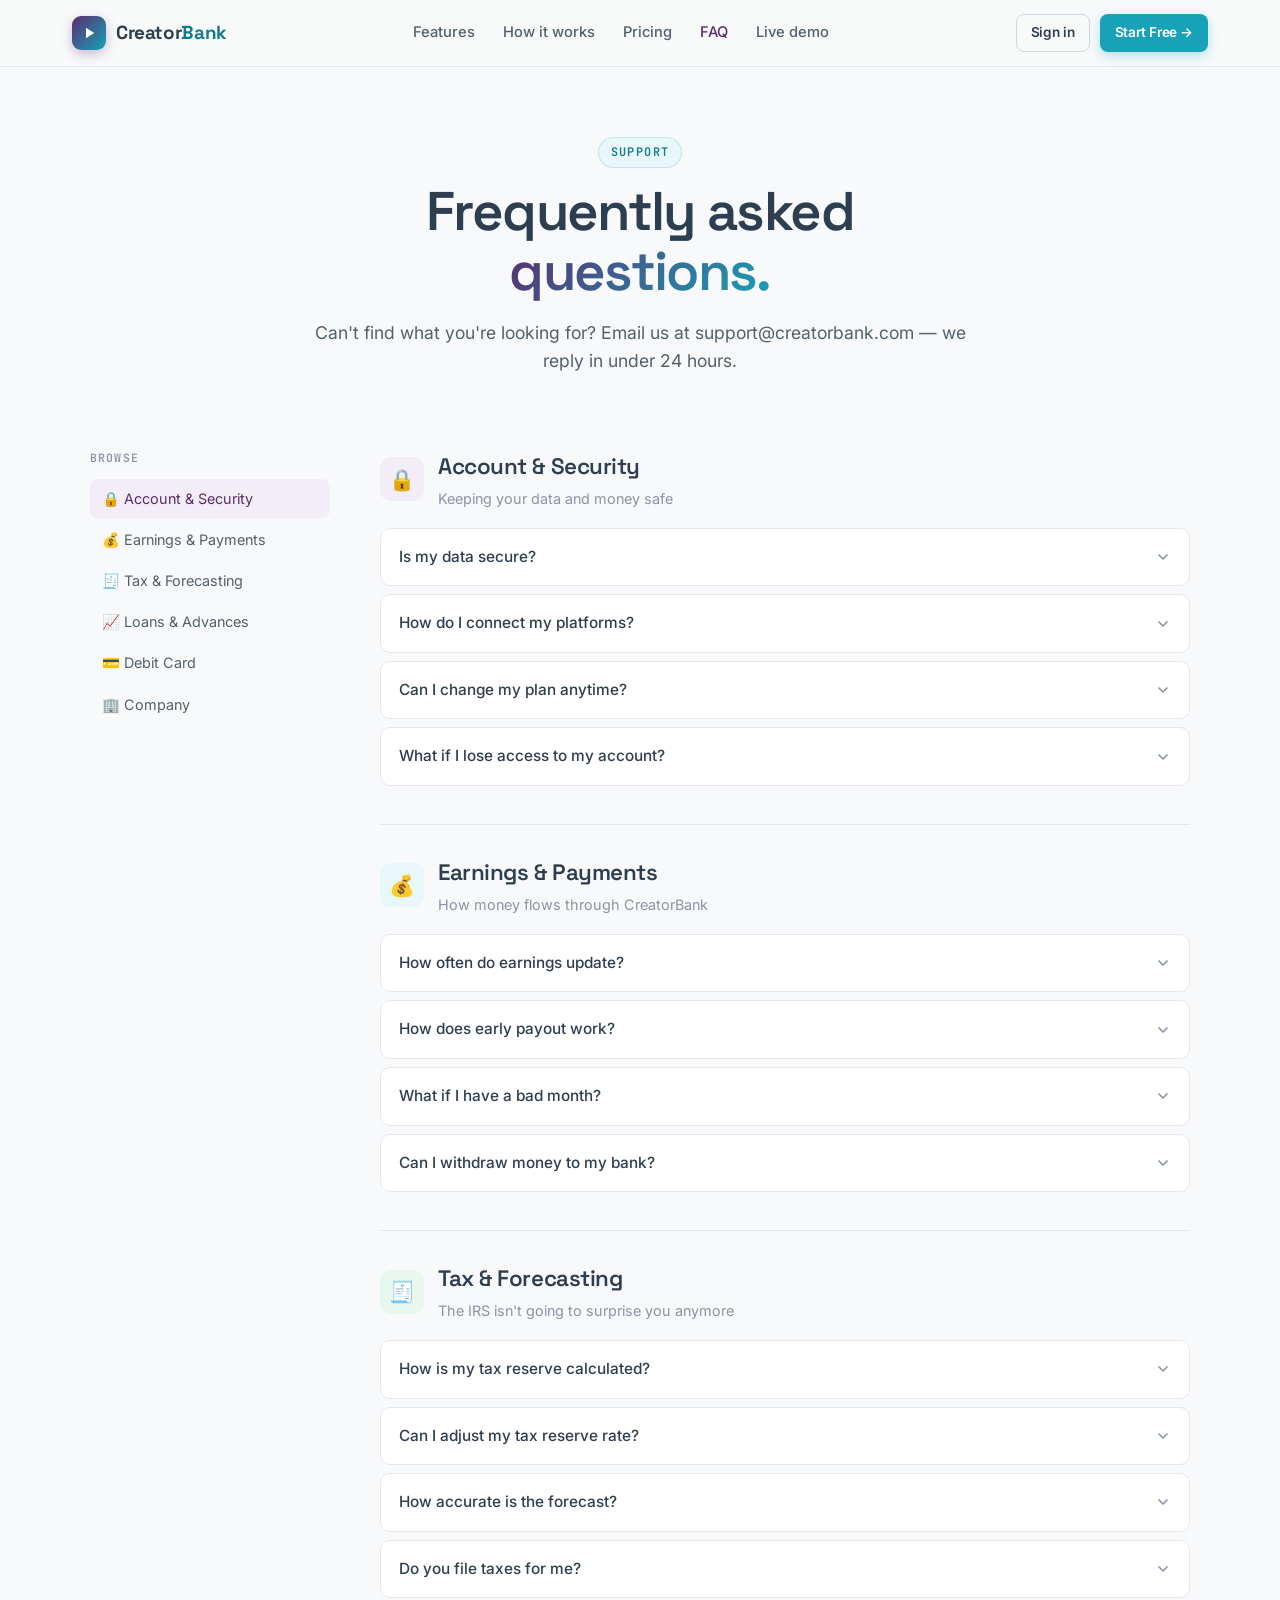
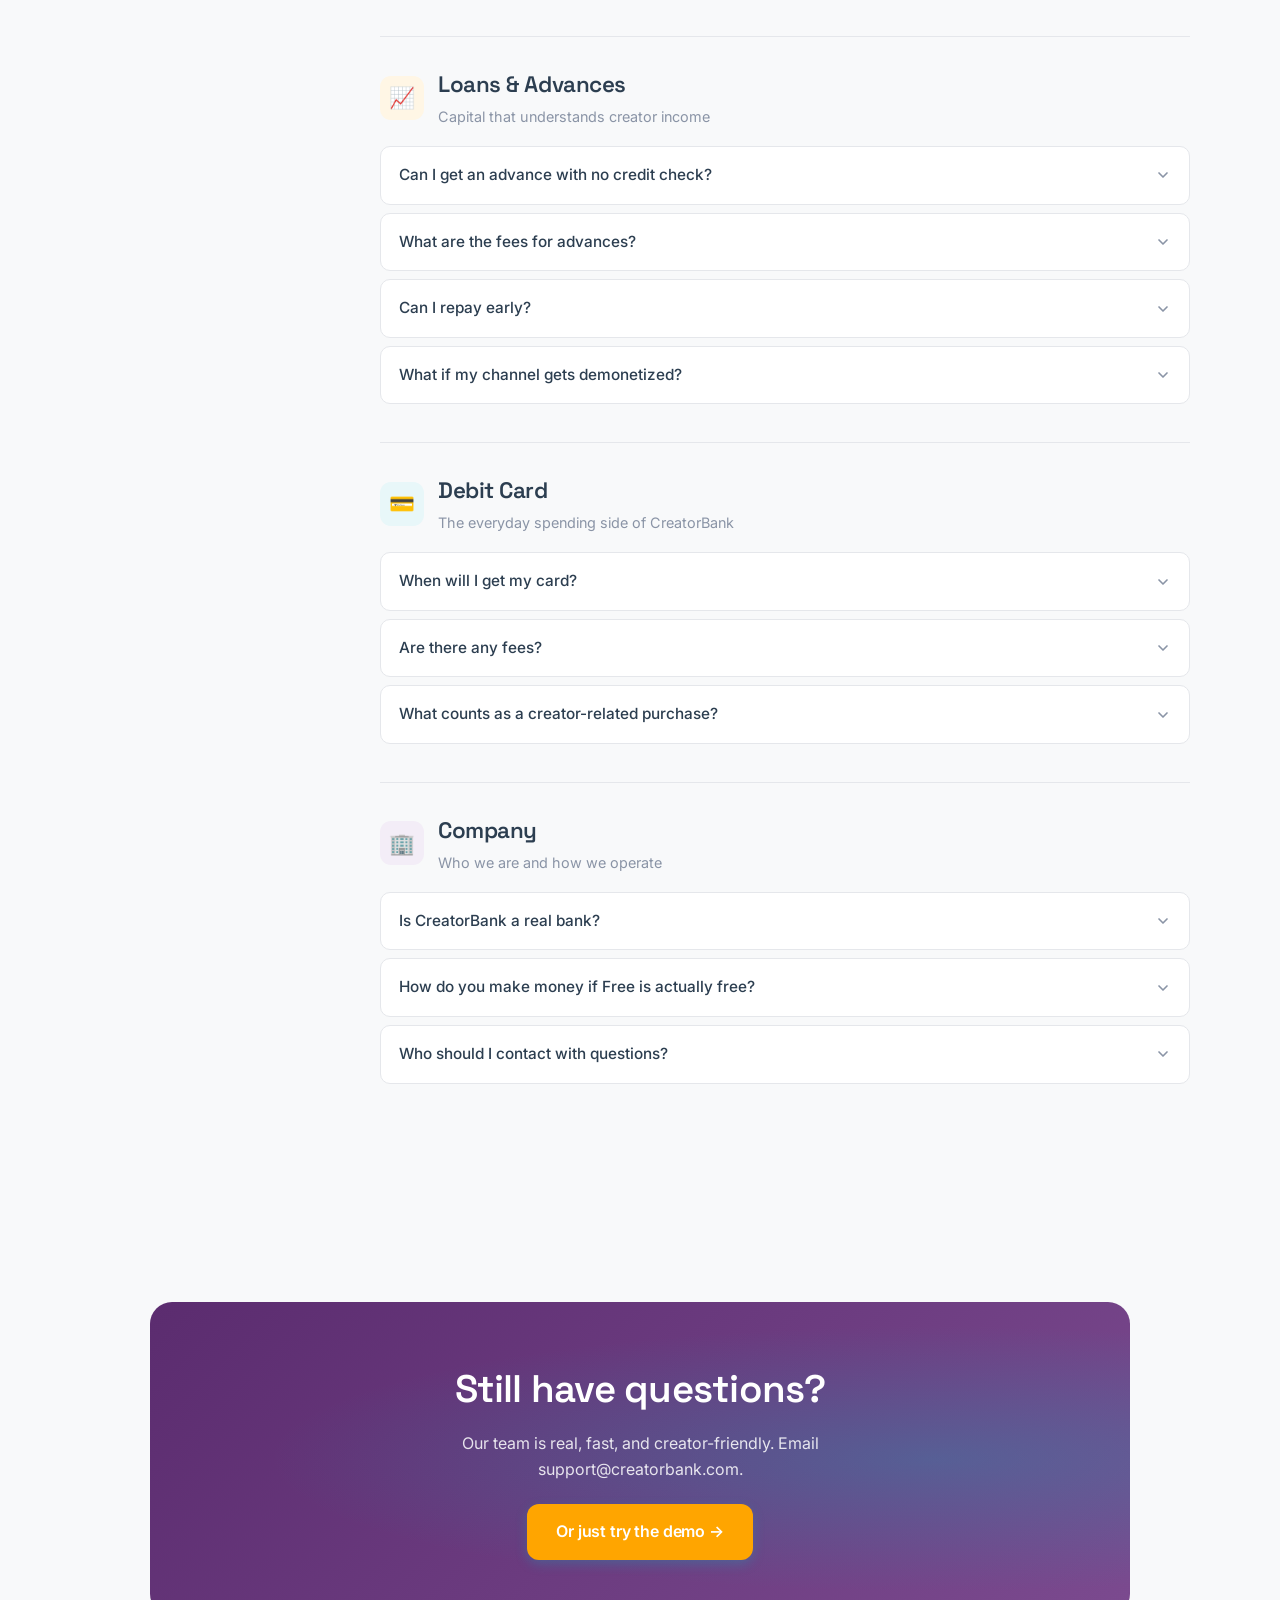
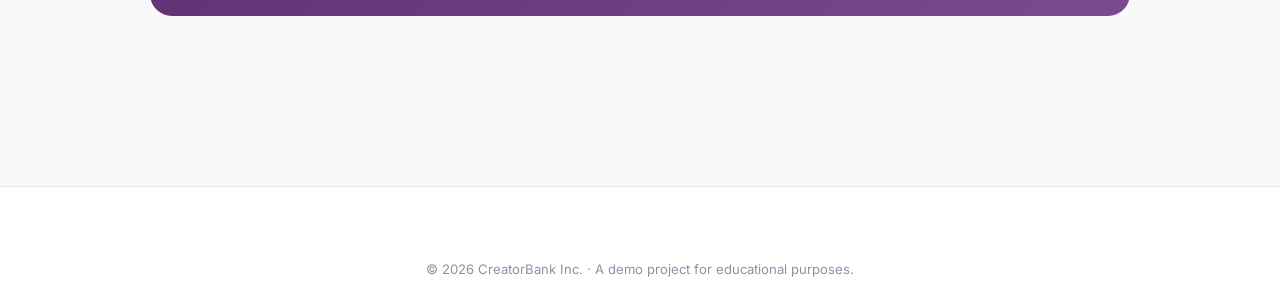
<file: pages/faq.html>
<!DOCTYPE html>
<html lang="en">
<head>
  <meta charset="UTF-8" />
  <meta name="viewport" content="width=device-width, initial-scale=1.0" />
  <title>FAQ · CreatorBank</title>
  <link rel="preconnect" href="https://fonts.googleapis.com">
  <link rel="preconnect" href="https://fonts.gstatic.com" crossorigin>
  <link href="https://fonts.googleapis.com/css2?family=Inter:wght@400;500;600;700&family=Space+Grotesk:wght@400;500;600;700&family=JetBrains+Mono:wght@400;500&display=swap" rel="stylesheet">
  <link rel="stylesheet" href="../css/main.css" />
  <link rel="stylesheet" href="../css/landing.css" />
  <style>
    .faq-layout {
      display: grid;
      grid-template-columns: 240px 1fr;
      gap: 50px;
      max-width: 1100px;
      margin: 0 auto;
    }
    .faq-sidebar { position: sticky; top: 90px; align-self: start; }
    .faq-sidebar h4 {
      font-family: var(--font-mono);
      font-size: 0.72rem;
      text-transform: uppercase;
      letter-spacing: 0.1em;
      color: var(--text-mute);
      margin-bottom: 12px;
      font-weight: 600;
    }
    .faq-sidebar a {
      display: block;
      padding: 8px 12px;
      border-radius: 8px;
      font-size: 0.9rem;
      color: var(--text-soft);
      margin-bottom: 2px;
      transition: all 0.15s;
    }
    .faq-sidebar a:hover, .faq-sidebar a.active {
      background: var(--primary-50);
      color: var(--primary);
    }

    .faq-cat { padding-bottom: 30px; margin-bottom: 30px; border-bottom: 1px solid var(--border); }
    .faq-cat:last-child { border-bottom: none; }
    .faq-cat__head {
      display: flex; align-items: center; gap: 14px;
      margin-bottom: 18px;
    }
    .faq-cat__icon {
      width: 44px; height: 44px;
      border-radius: 11px;
      display: flex; align-items: center; justify-content: center;
      flex-shrink: 0;
      font-size: 1.3rem;
    }
    .faq-cat__icon--purple { background: var(--primary-50); color: var(--primary); }
    .faq-cat__icon--teal   { background: var(--secondary-50); color: var(--secondary-dark); }
    .faq-cat__icon--gold   { background: var(--accent-50); color: var(--accent-dark); }
    .faq-cat__icon--green  { background: var(--success-50); color: var(--success); }
    .faq-cat h2 { font-size: 1.4rem; }
    .faq-cat__desc { color: var(--text-mute); font-size: 0.9rem; margin: 2px 0 0; }

    .faq-item {
      background: var(--surface);
      border: 1px solid var(--border);
      border-radius: var(--radius-md);
      margin-bottom: 8px;
      overflow: hidden;
    }
    .faq-item__btn {
      width: 100%; text-align: left;
      padding: 16px 18px;
      display: flex; justify-content: space-between; align-items: center; gap: 12px;
      font-size: 0.96rem;
      font-weight: 500;
      color: var(--text);
      cursor: pointer;
    }
    .faq-item__btn:hover { background: var(--surface-2); }
    .faq-item__icon { transition: transform 0.2s; flex-shrink: 0; color: var(--text-mute); }
    .faq-item--open .faq-item__icon { transform: rotate(180deg); color: var(--primary); }
    .faq-item__answer {
      max-height: 0; overflow: hidden;
      transition: max-height 0.3s ease, padding 0.3s ease;
      padding: 0 18px;
      color: var(--text-soft);
      font-size: 0.92rem;
      line-height: 1.65;
    }
    .faq-item--open .faq-item__answer { max-height: 400px; padding: 0 18px 16px; }

    @media (max-width: 880px) {
      .faq-layout { grid-template-columns: 1fr; }
      .faq-sidebar { position: static; }
    }
  </style>
</head>
<body>
  <div class="bg-soft-pattern"></div>

  <nav class="nav">
    <div class="nav__inner">
      <a href="../index.html" class="logo">
        <span class="logo__mark"><svg width="18" height="18" viewBox="0 0 24 24" fill="none"><path d="M8 5v14l11-7L8 5z" fill="currentColor"/></svg></span>
        <span>Creator<span class="logo__text-accent">Bank</span></span>
      </a>
      <ul class="nav__links">
        <li><a href="features.html">Features</a></li>
        <li><a href="../index.html#how">How it works</a></li>
        <li><a href="pricing.html">Pricing</a></li>
        <li><a href="faq.html" style="color:var(--primary)">FAQ</a></li>
        <li><a href="dashboard.html">Live demo</a></li>
      </ul>
      <div class="nav__actions">
        <a href="login.html" class="btn btn--ghost btn--sm">Sign in</a>
        <a href="signup.html" class="btn btn--primary btn--sm">Start Free →</a>
      </div>
    </div>
  </nav>

  <div class="page-hero">
    <div class="eyebrow" style="margin-bottom:14px">Support</div>
    <h1>Frequently asked <span class="grad-text">questions.</span></h1>
    <p>Can't find what you're looking for? Email us at support@creatorbank.com — we reply in under 24 hours.</p>
  </div>

  <section class="section" style="padding-top:20px">
    <div class="faq-layout">
      <aside class="faq-sidebar">
        <h4>Browse</h4>
        <a href="#account" class="active">🔒 Account &amp; Security</a>
        <a href="#earnings">💰 Earnings &amp; Payments</a>
        <a href="#taxes">🧾 Tax &amp; Forecasting</a>
        <a href="#loans">📈 Loans &amp; Advances</a>
        <a href="#card">💳 Debit Card</a>
        <a href="#company">🏢 Company</a>
      </aside>

      <div>

        <!-- Account & Security -->
        <div class="faq-cat" id="account">
          <div class="faq-cat__head">
            <div class="faq-cat__icon faq-cat__icon--purple">🔒</div>
            <div><h2>Account &amp; Security</h2><p class="faq-cat__desc">Keeping your data and money safe</p></div>
          </div>

          <div class="faq-item">
            <button class="faq-item__btn">
              <span>Is my data secure?</span>
              <svg class="faq-item__icon" width="16" height="16" viewBox="0 0 24 24" fill="none" stroke="currentColor" stroke-width="2.5" stroke-linecap="round" stroke-linejoin="round"><polyline points="6 9 12 15 18 9"/></svg>
            </button>
            <div class="faq-item__answer">Yes. We use bank-level 256-bit SSL encryption. All accounts are FDIC-insured up to $250K through partner banks. We undergo third-party security audits every quarter and are SOC 2 Type II compliant.</div>
          </div>
          <div class="faq-item">
            <button class="faq-item__btn">
              <span>How do I connect my platforms?</span>
              <svg class="faq-item__icon" width="16" height="16" viewBox="0 0 24 24" fill="none" stroke="currentColor" stroke-width="2.5" stroke-linecap="round" stroke-linejoin="round"><polyline points="6 9 12 15 18 9"/></svg>
            </button>
            <div class="faq-item__answer">Click "Add platform" on your dashboard, choose YouTube/TikTok/Patreon/etc., and complete OAuth on the platform's site. We never see your passwords — only read-only access to earnings data. You can revoke anytime.</div>
          </div>
          <div class="faq-item">
            <button class="faq-item__btn">
              <span>Can I change my plan anytime?</span>
              <svg class="faq-item__icon" width="16" height="16" viewBox="0 0 24 24" fill="none" stroke="currentColor" stroke-width="2.5" stroke-linecap="round" stroke-linejoin="round"><polyline points="6 9 12 15 18 9"/></svg>
            </button>
            <div class="faq-item__answer">Yes. Upgrade or downgrade anytime. Changes take effect next billing cycle. We'll prorate the difference. Cancel anytime — no fees, no questions asked.</div>
          </div>
          <div class="faq-item">
            <button class="faq-item__btn">
              <span>What if I lose access to my account?</span>
              <svg class="faq-item__icon" width="16" height="16" viewBox="0 0 24 24" fill="none" stroke="currentColor" stroke-width="2.5" stroke-linecap="round" stroke-linejoin="round"><polyline points="6 9 12 15 18 9"/></svg>
            </button>
            <div class="faq-item__answer">Contact support@creatorbank.com. We'll verify your identity with 2FA recovery codes and a video call. Your funds are always recoverable — they're held by our FDIC-insured partner bank, not by CreatorBank directly.</div>
          </div>
        </div>

        <!-- Earnings & Payments -->
        <div class="faq-cat" id="earnings">
          <div class="faq-cat__head">
            <div class="faq-cat__icon faq-cat__icon--teal">💰</div>
            <div><h2>Earnings &amp; Payments</h2><p class="faq-cat__desc">How money flows through CreatorBank</p></div>
          </div>

          <div class="faq-item">
            <button class="faq-item__btn">
              <span>How often do earnings update?</span>
              <svg class="faq-item__icon" width="16" height="16" viewBox="0 0 24 24" fill="none" stroke="currentColor" stroke-width="2.5" stroke-linecap="round" stroke-linejoin="round"><polyline points="6 9 12 15 18 9"/></svg>
            </button>
            <div class="faq-item__answer">Most platforms sync every 6 hours. Some (like YouTube AdSense) update once nightly. The dashboard always shows you the last sync time. You can manually refresh anytime.</div>
          </div>
          <div class="faq-item">
            <button class="faq-item__btn">
              <span>How does early payout work?</span>
              <svg class="faq-item__icon" width="16" height="16" viewBox="0 0 24 24" fill="none" stroke="currentColor" stroke-width="2.5" stroke-linecap="round" stroke-linejoin="round"><polyline points="6 9 12 15 18 9"/></svg>
            </button>
            <div class="faq-item__answer">Pending payouts show in the "Pending" section. Click "Claim early" and we'll advance 90% within 1-2 hours. Fee: 1-2% of the amount. When the platform actually pays, we reconcile automatically.</div>
          </div>
          <div class="faq-item">
            <button class="faq-item__btn">
              <span>What if I have a bad month?</span>
              <svg class="faq-item__icon" width="16" height="16" viewBox="0 0 24 24" fill="none" stroke="currentColor" stroke-width="2.5" stroke-linecap="round" stroke-linejoin="round"><polyline points="6 9 12 15 18 9"/></svg>
            </button>
            <div class="faq-item__answer">Your tax reserve adjusts automatically (lower earnings = lower reserve). No surprises. If you have an active advance, repayment slows automatically too — we tie repayment to your actual earnings, not a fixed schedule.</div>
          </div>
          <div class="faq-item">
            <button class="faq-item__btn">
              <span>Can I withdraw money to my bank?</span>
              <svg class="faq-item__icon" width="16" height="16" viewBox="0 0 24 24" fill="none" stroke="currentColor" stroke-width="2.5" stroke-linecap="round" stroke-linejoin="round"><polyline points="6 9 12 15 18 9"/></svg>
            </button>
            <div class="faq-item__answer">Yes, anytime. Standard ACH transfers are free and take 1-2 business days. Instant transfers cost $0.50 and arrive in under a minute (via partner banks' instant payment networks).</div>
          </div>
        </div>

        <!-- Tax & Forecasting -->
        <div class="faq-cat" id="taxes">
          <div class="faq-cat__head">
            <div class="faq-cat__icon faq-cat__icon--green">🧾</div>
            <div><h2>Tax &amp; Forecasting</h2><p class="faq-cat__desc">The IRS isn't going to surprise you anymore</p></div>
          </div>

          <div class="faq-item">
            <button class="faq-item__btn">
              <span>How is my tax reserve calculated?</span>
              <svg class="faq-item__icon" width="16" height="16" viewBox="0 0 24 24" fill="none" stroke="currentColor" stroke-width="2.5" stroke-linecap="round" stroke-linejoin="round"><polyline points="6 9 12 15 18 9"/></svg>
            </button>
            <div class="faq-item__answer">Based on income type, your state, and federal rates. We use IRS guidelines and your historical W-2 if applicable. Rates differ per platform: YouTube AdSense ~30%, TikTok ~25%, Patreon ~20%, sponsorships ~32%. Updated quarterly.</div>
          </div>
          <div class="faq-item">
            <button class="faq-item__btn">
              <span>Can I adjust my tax reserve rate?</span>
              <svg class="faq-item__icon" width="16" height="16" viewBox="0 0 24 24" fill="none" stroke="currentColor" stroke-width="2.5" stroke-linecap="round" stroke-linejoin="round"><polyline points="6 9 12 15 18 9"/></svg>
            </button>
            <div class="faq-item__answer">Yes. Go to Settings → Tax Preferences → Adjust Reserve. Changes take effect immediately on future payouts. If you have an unusual tax situation, we recommend talking to one of our partner tax pros (free 30 min consultation included with Pro).</div>
          </div>
          <div class="faq-item">
            <button class="faq-item__btn">
              <span>How accurate is the forecast?</span>
              <svg class="faq-item__icon" width="16" height="16" viewBox="0 0 24 24" fill="none" stroke="currentColor" stroke-width="2.5" stroke-linecap="round" stroke-linejoin="round"><polyline points="6 9 12 15 18 9"/></svg>
            </button>
            <div class="faq-item__answer">99% of forecasts are within ±10% of actual. Built using your 18-month earnings history + anonymized platform-wide trend data. Accuracy improves the longer you use CreatorBank.</div>
          </div>
          <div class="faq-item">
            <button class="faq-item__btn">
              <span>Do you file taxes for me?</span>
              <svg class="faq-item__icon" width="16" height="16" viewBox="0 0 24 24" fill="none" stroke="currentColor" stroke-width="2.5" stroke-linecap="round" stroke-linejoin="round"><polyline points="6 9 12 15 18 9"/></svg>
            </button>
            <div class="faq-item__answer">Not directly — we're not a CPA firm. But we auto-generate your 1099-MISC, Schedule C, and annual P&amp;L. You can hand these to your accountant (one-click share) or use our partner network of creator-friendly CPAs.</div>
          </div>
        </div>

        <!-- Loans & Advances -->
        <div class="faq-cat" id="loans">
          <div class="faq-cat__head">
            <div class="faq-cat__icon faq-cat__icon--gold">📈</div>
            <div><h2>Loans &amp; Advances</h2><p class="faq-cat__desc">Capital that understands creator income</p></div>
          </div>

          <div class="faq-item">
            <button class="faq-item__btn">
              <span>Can I get an advance with no credit check?</span>
              <svg class="faq-item__icon" width="16" height="16" viewBox="0 0 24 24" fill="none" stroke="currentColor" stroke-width="2.5" stroke-linecap="round" stroke-linejoin="round"><polyline points="6 9 12 15 18 9"/></svg>
            </button>
            <div class="faq-item__answer">Yes. We use revenue-based underwriting — your earnings history IS your credit. We don't pull your FICO score. Approval typically takes 5 minutes.</div>
          </div>
          <div class="faq-item">
            <button class="faq-item__btn">
              <span>What are the fees for advances?</span>
              <svg class="faq-item__icon" width="16" height="16" viewBox="0 0 24 24" fill="none" stroke="currentColor" stroke-width="2.5" stroke-linecap="round" stroke-linejoin="round"><polyline points="6 9 12 15 18 9"/></svg>
            </button>
            <div class="faq-item__answer">Revenue advances: 2-5% of advance amount, disclosed upfront. The rate depends on advance size and your earnings stability. Early payouts: 1-2%. Term loans: 8-15% APR. No hidden fees, ever.</div>
          </div>
          <div class="faq-item">
            <button class="faq-item__btn">
              <span>Can I repay early?</span>
              <svg class="faq-item__icon" width="16" height="16" viewBox="0 0 24 24" fill="none" stroke="currentColor" stroke-width="2.5" stroke-linecap="round" stroke-linejoin="round"><polyline points="6 9 12 15 18 9"/></svg>
            </button>
            <div class="faq-item__answer">Yes, anytime, without penalty. For revenue advances, repayment is automatically tied to your earnings — there's no "fixed" payment to skip ahead on. For term loans, you can prepay principal anytime via the app.</div>
          </div>
          <div class="faq-item">
            <button class="faq-item__btn">
              <span>What if my channel gets demonetized?</span>
              <svg class="faq-item__icon" width="16" height="16" viewBox="0 0 24 24" fill="none" stroke="currentColor" stroke-width="2.5" stroke-linecap="round" stroke-linejoin="round"><polyline points="6 9 12 15 18 9"/></svg>
            </button>
            <div class="faq-item__answer">Repayment automatically pauses while we work with you on a recovery plan. We don't punish creators for platform decisions outside their control. (This is one of the biggest advantages over traditional bank loans.)</div>
          </div>
        </div>

        <!-- Debit Card -->
        <div class="faq-cat" id="card">
          <div class="faq-cat__head">
            <div class="faq-cat__icon faq-cat__icon--teal">💳</div>
            <div><h2>Debit Card</h2><p class="faq-cat__desc">The everyday spending side of CreatorBank</p></div>
          </div>

          <div class="faq-item">
            <button class="faq-item__btn">
              <span>When will I get my card?</span>
              <svg class="faq-item__icon" width="16" height="16" viewBox="0 0 24 24" fill="none" stroke="currentColor" stroke-width="2.5" stroke-linecap="round" stroke-linejoin="round"><polyline points="6 9 12 15 18 9"/></svg>
            </button>
            <div class="faq-item__answer">Virtual card: instantly. Tap "Order card" and it's in your app — usable immediately via Apple Pay / Google Pay. Physical card: 5-7 business days via USPS, longer for international addresses.</div>
          </div>
          <div class="faq-item">
            <button class="faq-item__btn">
              <span>Are there any fees?</span>
              <svg class="faq-item__icon" width="16" height="16" viewBox="0 0 24 24" fill="none" stroke="currentColor" stroke-width="2.5" stroke-linecap="round" stroke-linejoin="round"><polyline points="6 9 12 15 18 9"/></svg>
            </button>
            <div class="faq-item__answer">No annual fee. No monthly fee. 0% foreign transaction fee. ATM withdrawals are free at 55,000+ AllPoint ATMs. Earn 1-2% cashback on eligible creator-related purchases.</div>
          </div>
          <div class="faq-item">
            <button class="faq-item__btn">
              <span>What counts as a creator-related purchase?</span>
              <svg class="faq-item__icon" width="16" height="16" viewBox="0 0 24 24" fill="none" stroke="currentColor" stroke-width="2.5" stroke-linecap="round" stroke-linejoin="round"><polyline points="6 9 12 15 18 9"/></svg>
            </button>
            <div class="faq-item__answer">Camera/gear shops (B&amp;H, Adorama), software (Adobe, Final Cut, DaVinci), ads (Google Ads, Meta Ads), creator services (Fiverr, Upwork), and stock media (Storyblocks, Artlist). We auto-detect from merchant category codes.</div>
          </div>
        </div>

        <!-- Company -->
        <div class="faq-cat" id="company">
          <div class="faq-cat__head">
            <div class="faq-cat__icon faq-cat__icon--purple">🏢</div>
            <div><h2>Company</h2><p class="faq-cat__desc">Who we are and how we operate</p></div>
          </div>

          <div class="faq-item">
            <button class="faq-item__btn">
              <span>Is CreatorBank a real bank?</span>
              <svg class="faq-item__icon" width="16" height="16" viewBox="0 0 24 24" fill="none" stroke="currentColor" stroke-width="2.5" stroke-linecap="round" stroke-linejoin="round"><polyline points="6 9 12 15 18 9"/></svg>
            </button>
            <div class="faq-item__answer">CreatorBank is a financial technology (fintech) company. We partner with FDIC-insured banks to hold deposits and issue debit cards. Your money is protected up to $250K just like at a traditional bank.</div>
          </div>
          <div class="faq-item">
            <button class="faq-item__btn">
              <span>How do you make money if Free is actually free?</span>
              <svg class="faq-item__icon" width="16" height="16" viewBox="0 0 24 24" fill="none" stroke="currentColor" stroke-width="2.5" stroke-linecap="round" stroke-linejoin="round"><polyline points="6 9 12 15 18 9"/></svg>
            </button>
            <div class="faq-item__answer">Pro/Business subscriptions, revenue advance fees (2-5%), early payout fees (1-2%), debit card interchange (0.5%), and a small spread between what we earn on deposits vs the 4.5% APY we pay you. We never sell your data.</div>
          </div>
          <div class="faq-item">
            <button class="faq-item__btn">
              <span>Who should I contact with questions?</span>
              <svg class="faq-item__icon" width="16" height="16" viewBox="0 0 24 24" fill="none" stroke="currentColor" stroke-width="2.5" stroke-linecap="round" stroke-linejoin="round"><polyline points="6 9 12 15 18 9"/></svg>
            </button>
            <div class="faq-item__answer">Email support@creatorbank.com (24-hour response). Live chat in-app for Pro/Business plans. Phone support for Business plans with a 4-hour SLA. We don't outsource — real CreatorBank humans, all based in the US.</div>
          </div>
        </div>

      </div>
    </div>
  </section>

  <section class="section" style="padding-top:0">
    <div class="cta-strip">
      <h2>Still have questions?</h2>
      <p>Our team is real, fast, and creator-friendly. Email support@creatorbank.com.</p>
      <a href="signup.html" class="btn btn--primary btn--lg">Or just try the demo →</a>
    </div>
  </section>

  <footer class="footer">
    <div class="footer__inner">
      <div class="footer__bottom">© 2026 CreatorBank Inc. · A demo project for educational purposes.</div>
    </div>
  </footer>

  <script>
    document.querySelectorAll('.faq-item__btn').forEach(btn => btn.addEventListener('click', () => {
      btn.closest('.faq-item').classList.toggle('faq-item--open');
    }));
    // Active sidebar
    document.querySelectorAll('.faq-sidebar a').forEach(a => a.addEventListener('click', e => {
      document.querySelectorAll('.faq-sidebar a').forEach(x => x.classList.remove('active'));
      a.classList.add('active');
    }));
  </script>
</body>
</html>
</file>
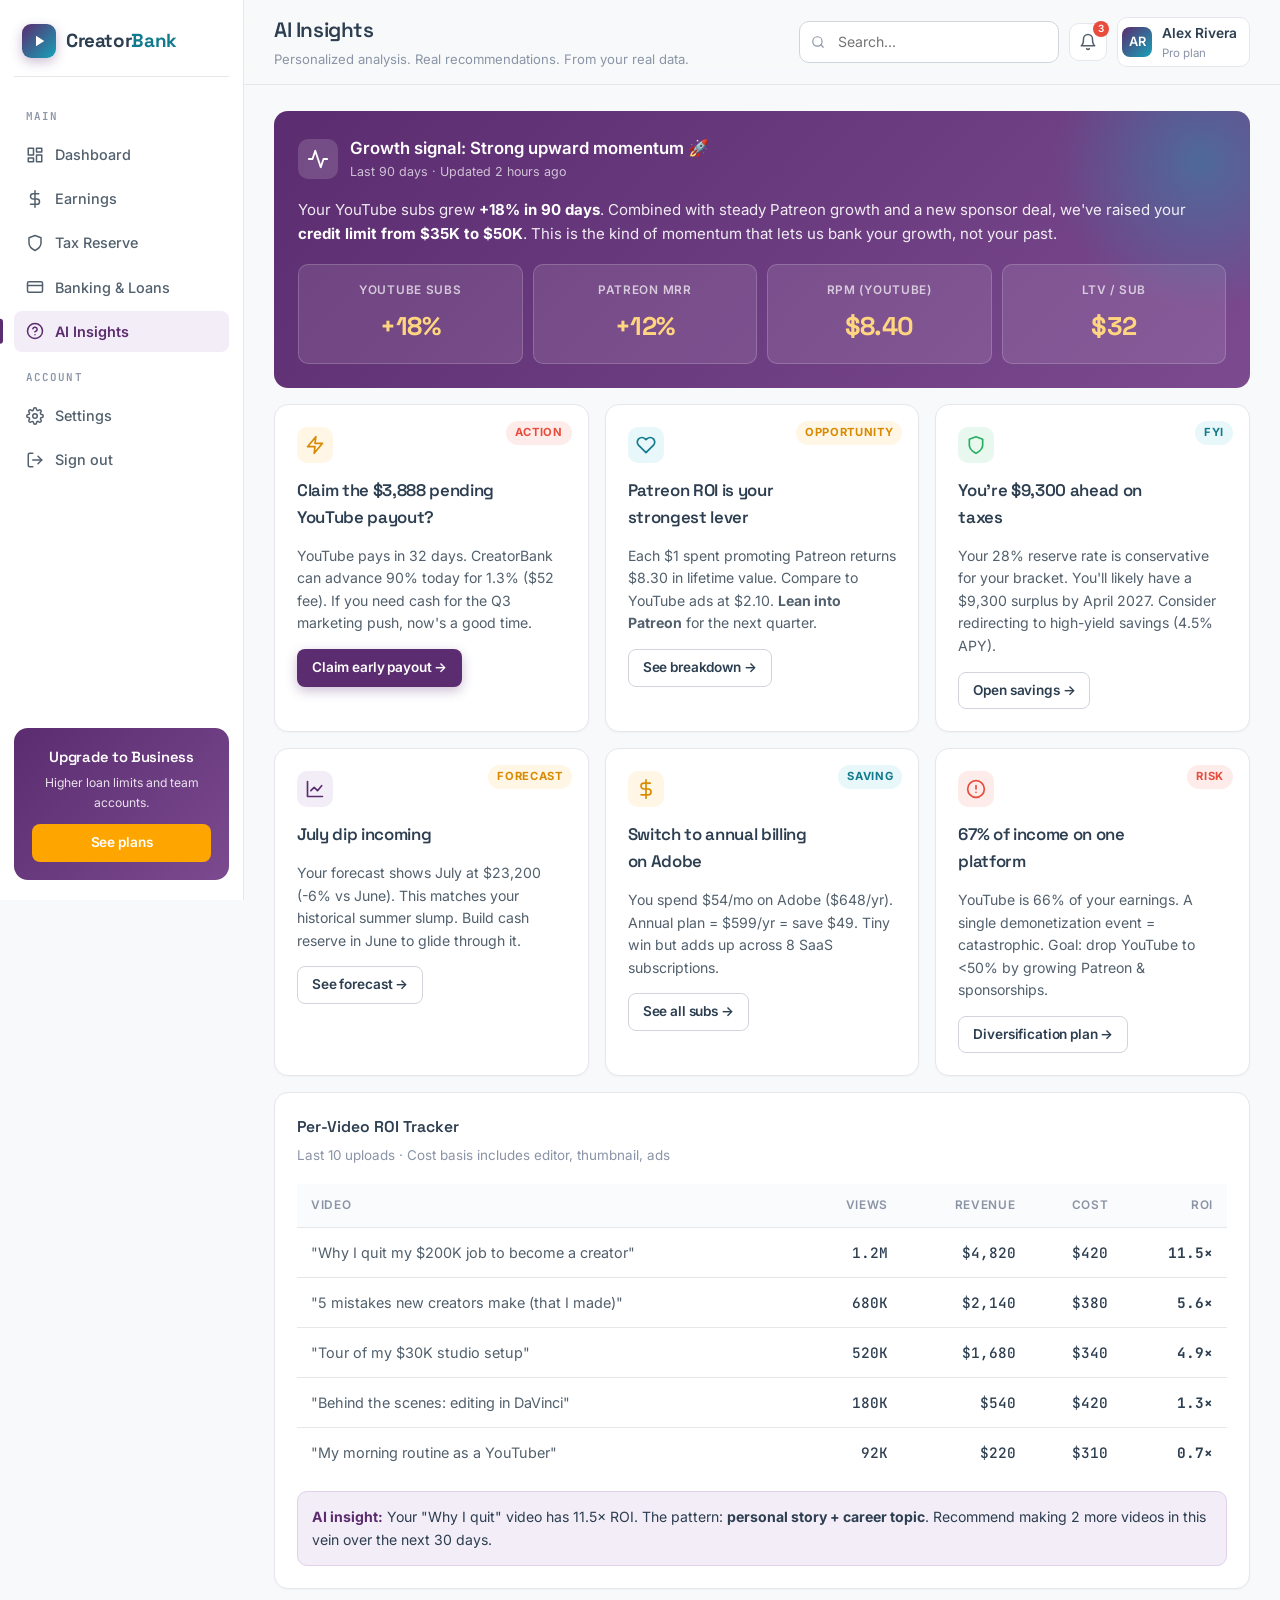
<file: pages/insights.html>
<!DOCTYPE html>
<html lang="en">
<head>
  <meta charset="UTF-8" />
  <meta name="viewport" content="width=device-width, initial-scale=1.0" />
  <title>AI Insights · CreatorBank</title>
  <link rel="preconnect" href="https://fonts.googleapis.com">
  <link rel="preconnect" href="https://fonts.gstatic.com" crossorigin>
  <link href="https://fonts.googleapis.com/css2?family=Inter:wght@400;500;600;700&family=Space+Grotesk:wght@400;500;600;700&family=JetBrains+Mono:wght@400;500&display=swap" rel="stylesheet">
  <link rel="stylesheet" href="../css/main.css" />
  <link rel="stylesheet" href="../css/app.css" />
  <style>
    .insight-card {
      background: var(--surface);
      border: 1px solid var(--border);
      border-radius: var(--radius-lg);
      padding: 22px;
      position: relative;
      box-shadow: var(--shadow-xs);
      transition: all 0.25s;
    }
    .insight-card:hover { box-shadow: var(--shadow-md); transform: translateY(-2px); }
    .insight-card__priority {
      position: absolute;
      top: 16px; right: 16px;
      font-size: 0.7rem;
      font-weight: 700;
      padding: 3px 9px;
      border-radius: 999px;
      letter-spacing: 0.06em;
      text-transform: uppercase;
    }
    .insight-card__priority--high { background: var(--danger-50); color: var(--danger); }
    .insight-card__priority--med  { background: var(--accent-50); color: var(--accent-dark); }
    .insight-card__priority--low  { background: var(--secondary-50); color: var(--secondary-dark); }
    .insight-card h3 { font-size: 1.05rem; margin-bottom: 8px; padding-right: 70px; }
    .insight-card__icon {
      width: 36px; height: 36px;
      border-radius: 10px;
      display: inline-flex; align-items: center; justify-content: center;
      margin-bottom: 14px;
    }
    .growth-stat {
      background: var(--surface-2);
      border: 1px solid var(--border);
      border-radius: 10px;
      padding: 16px;
      text-align: center;
    }
    .growth-stat__label { font-size: 0.74rem; text-transform: uppercase; letter-spacing: 0.06em; color: var(--text-mute); margin-bottom: 6px; font-weight:600; }
    .growth-stat__value { font-family: var(--font-display); font-size: 1.6rem; font-weight: 700; letter-spacing: -0.02em; }
  </style>
</head>
<body>
  <div class="bg-soft-pattern"></div>

  <div class="app">
    <aside class="sidebar" id="sidebar"></aside>

    <main>
      <header class="topbar" id="topbar" data-title="AI Insights" data-subtitle="Personalized analysis. Real recommendations. From your real data."></header>

      <div class="content">

        <!-- Growth signal hero -->
        <div class="ai-card">
          <div class="ai-card__head">
            <div class="ai-card__icon">
              <svg width="22" height="22" viewBox="0 0 24 24" fill="none" stroke="currentColor" stroke-width="2" stroke-linecap="round" stroke-linejoin="round"><path d="M22 12h-4l-3 9L9 3l-3 9H2"/></svg>
            </div>
            <div>
              <div class="ai-card__title">Growth signal: Strong upward momentum 🚀</div>
              <div class="ai-card__subtitle">Last 90 days · Updated 2 hours ago</div>
            </div>
          </div>
          <div class="ai-card__body">
            Your YouTube subs grew <strong>+18% in 90 days</strong>. Combined with steady Patreon growth and a new sponsor deal, we've raised your <strong>credit limit from $35K to $50K</strong>. This is the kind of momentum that lets us bank your growth, not your past.
          </div>

          <div style="display:grid;grid-template-columns:repeat(4,1fr);gap:10px;margin-top:6px">
            <div class="growth-stat" style="background:rgba(255,255,255,0.1);border-color:rgba(255,255,255,0.18);color:white">
              <div class="growth-stat__label" style="color:rgba(255,255,255,0.7)">YouTube subs</div>
              <div class="growth-stat__value" style="color:#FFD580">+18%</div>
            </div>
            <div class="growth-stat" style="background:rgba(255,255,255,0.1);border-color:rgba(255,255,255,0.18);color:white">
              <div class="growth-stat__label" style="color:rgba(255,255,255,0.7)">Patreon MRR</div>
              <div class="growth-stat__value" style="color:#FFD580">+12%</div>
            </div>
            <div class="growth-stat" style="background:rgba(255,255,255,0.1);border-color:rgba(255,255,255,0.18);color:white">
              <div class="growth-stat__label" style="color:rgba(255,255,255,0.7)">RPM (YouTube)</div>
              <div class="growth-stat__value" style="color:#FFD580">$8.40</div>
            </div>
            <div class="growth-stat" style="background:rgba(255,255,255,0.1);border-color:rgba(255,255,255,0.18);color:white">
              <div class="growth-stat__label" style="color:rgba(255,255,255,0.7)">LTV / sub</div>
              <div class="growth-stat__value" style="color:#FFD580">$32</div>
            </div>
          </div>
        </div>

        <!-- Insights grid -->
        <div class="content__row content__row--3" style="margin-top:16px">
          <div class="insight-card">
            <span class="insight-card__priority insight-card__priority--high">Action</span>
            <div class="insight-card__icon" style="background:var(--accent-50);color:var(--accent-dark)">
              <svg width="20" height="20" viewBox="0 0 24 24" fill="none" stroke="currentColor" stroke-width="2" stroke-linecap="round" stroke-linejoin="round"><polygon points="13 2 3 14 12 14 11 22 21 10 12 10 13 2"/></svg>
            </div>
            <h3>Claim the $3,888 pending YouTube payout?</h3>
            <p class="text-soft" style="font-size:0.88rem;margin-bottom:14px">YouTube pays in 32 days. CreatorBank can advance 90% today for 1.3% ($52 fee). If you need cash for the Q3 marketing push, now's a good time.</p>
            <button class="btn btn--purple btn--sm">Claim early payout →</button>
          </div>

          <div class="insight-card">
            <span class="insight-card__priority insight-card__priority--med">Opportunity</span>
            <div class="insight-card__icon" style="background:var(--secondary-50);color:var(--secondary-dark)">
              <svg width="20" height="20" viewBox="0 0 24 24" fill="none" stroke="currentColor" stroke-width="2" stroke-linecap="round" stroke-linejoin="round"><path d="M20.84 4.61a5.5 5.5 0 0 0-7.78 0L12 5.67l-1.06-1.06a5.5 5.5 0 0 0-7.78 7.78l1.06 1.06L12 21.23l7.78-7.78 1.06-1.06a5.5 5.5 0 0 0 0-7.78z"/></svg>
            </div>
            <h3>Patreon ROI is your strongest lever</h3>
            <p class="text-soft" style="font-size:0.88rem;margin-bottom:14px">Each $1 spent promoting Patreon returns $8.30 in lifetime value. Compare to YouTube ads at $2.10. <strong>Lean into Patreon</strong> for the next quarter.</p>
            <button class="btn btn--ghost btn--sm">See breakdown →</button>
          </div>

          <div class="insight-card">
            <span class="insight-card__priority insight-card__priority--low">FYI</span>
            <div class="insight-card__icon" style="background:var(--success-50);color:var(--success)">
              <svg width="20" height="20" viewBox="0 0 24 24" fill="none" stroke="currentColor" stroke-width="2" stroke-linecap="round" stroke-linejoin="round"><path d="M12 22s8-4 8-10V5l-8-3-8 3v7c0 6 8 10 8 10z"/></svg>
            </div>
            <h3>You're $9,300 ahead on taxes</h3>
            <p class="text-soft" style="font-size:0.88rem;margin-bottom:14px">Your 28% reserve rate is conservative for your bracket. You'll likely have a $9,300 surplus by April 2027. Consider redirecting to high-yield savings (4.5% APY).</p>
            <button class="btn btn--ghost btn--sm">Open savings →</button>
          </div>

          <div class="insight-card">
            <span class="insight-card__priority insight-card__priority--med">Forecast</span>
            <div class="insight-card__icon" style="background:var(--primary-50);color:var(--primary)">
              <svg width="20" height="20" viewBox="0 0 24 24" fill="none" stroke="currentColor" stroke-width="2" stroke-linecap="round" stroke-linejoin="round"><path d="M3 3v18h18"/><path d="M7 14l4-4 4 4 5-6"/></svg>
            </div>
            <h3>July dip incoming</h3>
            <p class="text-soft" style="font-size:0.88rem;margin-bottom:14px">Your forecast shows July at $23,200 (-6% vs June). This matches your historical summer slump. Build cash reserve in June to glide through it.</p>
            <button class="btn btn--ghost btn--sm">See forecast →</button>
          </div>

          <div class="insight-card">
            <span class="insight-card__priority insight-card__priority--low">Saving</span>
            <div class="insight-card__icon" style="background:var(--accent-50);color:var(--accent-dark)">
              <svg width="20" height="20" viewBox="0 0 24 24" fill="none" stroke="currentColor" stroke-width="2" stroke-linecap="round" stroke-linejoin="round"><line x1="12" y1="1" x2="12" y2="23"/><path d="M17 5H9.5a3.5 3.5 0 0 0 0 7h5a3.5 3.5 0 0 1 0 7H6"/></svg>
            </div>
            <h3>Switch to annual billing on Adobe</h3>
            <p class="text-soft" style="font-size:0.88rem;margin-bottom:14px">You spend $54/mo on Adobe ($648/yr). Annual plan = $599/yr = save $49. Tiny win but adds up across 8 SaaS subscriptions.</p>
            <button class="btn btn--ghost btn--sm">See all subs →</button>
          </div>

          <div class="insight-card">
            <span class="insight-card__priority insight-card__priority--high">Risk</span>
            <div class="insight-card__icon" style="background:var(--danger-50);color:var(--danger)">
              <svg width="20" height="20" viewBox="0 0 24 24" fill="none" stroke="currentColor" stroke-width="2" stroke-linecap="round" stroke-linejoin="round"><circle cx="12" cy="12" r="10"/><line x1="12" y1="8" x2="12" y2="12"/><line x1="12" y1="16" x2="12.01" y2="16"/></svg>
            </div>
            <h3>67% of income on one platform</h3>
            <p class="text-soft" style="font-size:0.88rem;margin-bottom:14px">YouTube is 66% of your earnings. A single demonetization event = catastrophic. Goal: drop YouTube to &lt;50% by growing Patreon &amp; sponsorships.</p>
            <button class="btn btn--ghost btn--sm">Diversification plan →</button>
          </div>
        </div>

        <!-- ROI Calculator -->
        <div class="card" style="margin-top:16px">
          <div class="card__title">Per-Video ROI Tracker</div>
          <div class="card__subtitle">Last 10 uploads · Cost basis includes editor, thumbnail, ads</div>

          <div class="table-wrap" style="margin-top:14px">
            <table class="table">
              <thead><tr><th>Video</th><th style="text-align:right">Views</th><th style="text-align:right">Revenue</th><th style="text-align:right">Cost</th><th style="text-align:right">ROI</th></tr></thead>
              <tbody>
                <tr><td>"Why I quit my $200K job to become a creator"</td><td style="text-align:right" class="mono">1.2M</td><td style="text-align:right" class="mono text-success">$4,820</td><td style="text-align:right" class="mono">$420</td><td style="text-align:right" class="mono text-success"><strong>11.5×</strong></td></tr>
                <tr><td>"5 mistakes new creators make (that I made)"</td><td style="text-align:right" class="mono">680K</td><td style="text-align:right" class="mono text-success">$2,140</td><td style="text-align:right" class="mono">$380</td><td style="text-align:right" class="mono text-success"><strong>5.6×</strong></td></tr>
                <tr><td>"Tour of my $30K studio setup"</td><td style="text-align:right" class="mono">520K</td><td style="text-align:right" class="mono text-success">$1,680</td><td style="text-align:right" class="mono">$340</td><td style="text-align:right" class="mono text-success"><strong>4.9×</strong></td></tr>
                <tr><td>"Behind the scenes: editing in DaVinci"</td><td style="text-align:right" class="mono">180K</td><td style="text-align:right" class="mono text-success">$540</td><td style="text-align:right" class="mono">$420</td><td style="text-align:right" class="mono"><strong>1.3×</strong></td></tr>
                <tr><td>"My morning routine as a YouTuber"</td><td style="text-align:right" class="mono">92K</td><td style="text-align:right" class="mono">$220</td><td style="text-align:right" class="mono">$310</td><td style="text-align:right" class="mono text-down"><strong>0.7×</strong></td></tr>
              </tbody>
            </table>
          </div>

          <div style="background:var(--primary-50);border:1px solid var(--primary-100);border-radius:10px;padding:14px;margin-top:14px;font-size:0.88rem;color:var(--text)">
            <strong style="color:var(--primary)">AI insight:</strong> Your "Why I quit" video has 11.5× ROI. The pattern: <strong>personal story + career topic</strong>. Recommend making 2 more videos in this vein over the next 30 days.
          </div>
        </div>

      </div>
    </main>
  </div>

  <script src="../js/data.js"></script>
  <script src="../js/layout.js"></script>
</body>
</html>
</file>
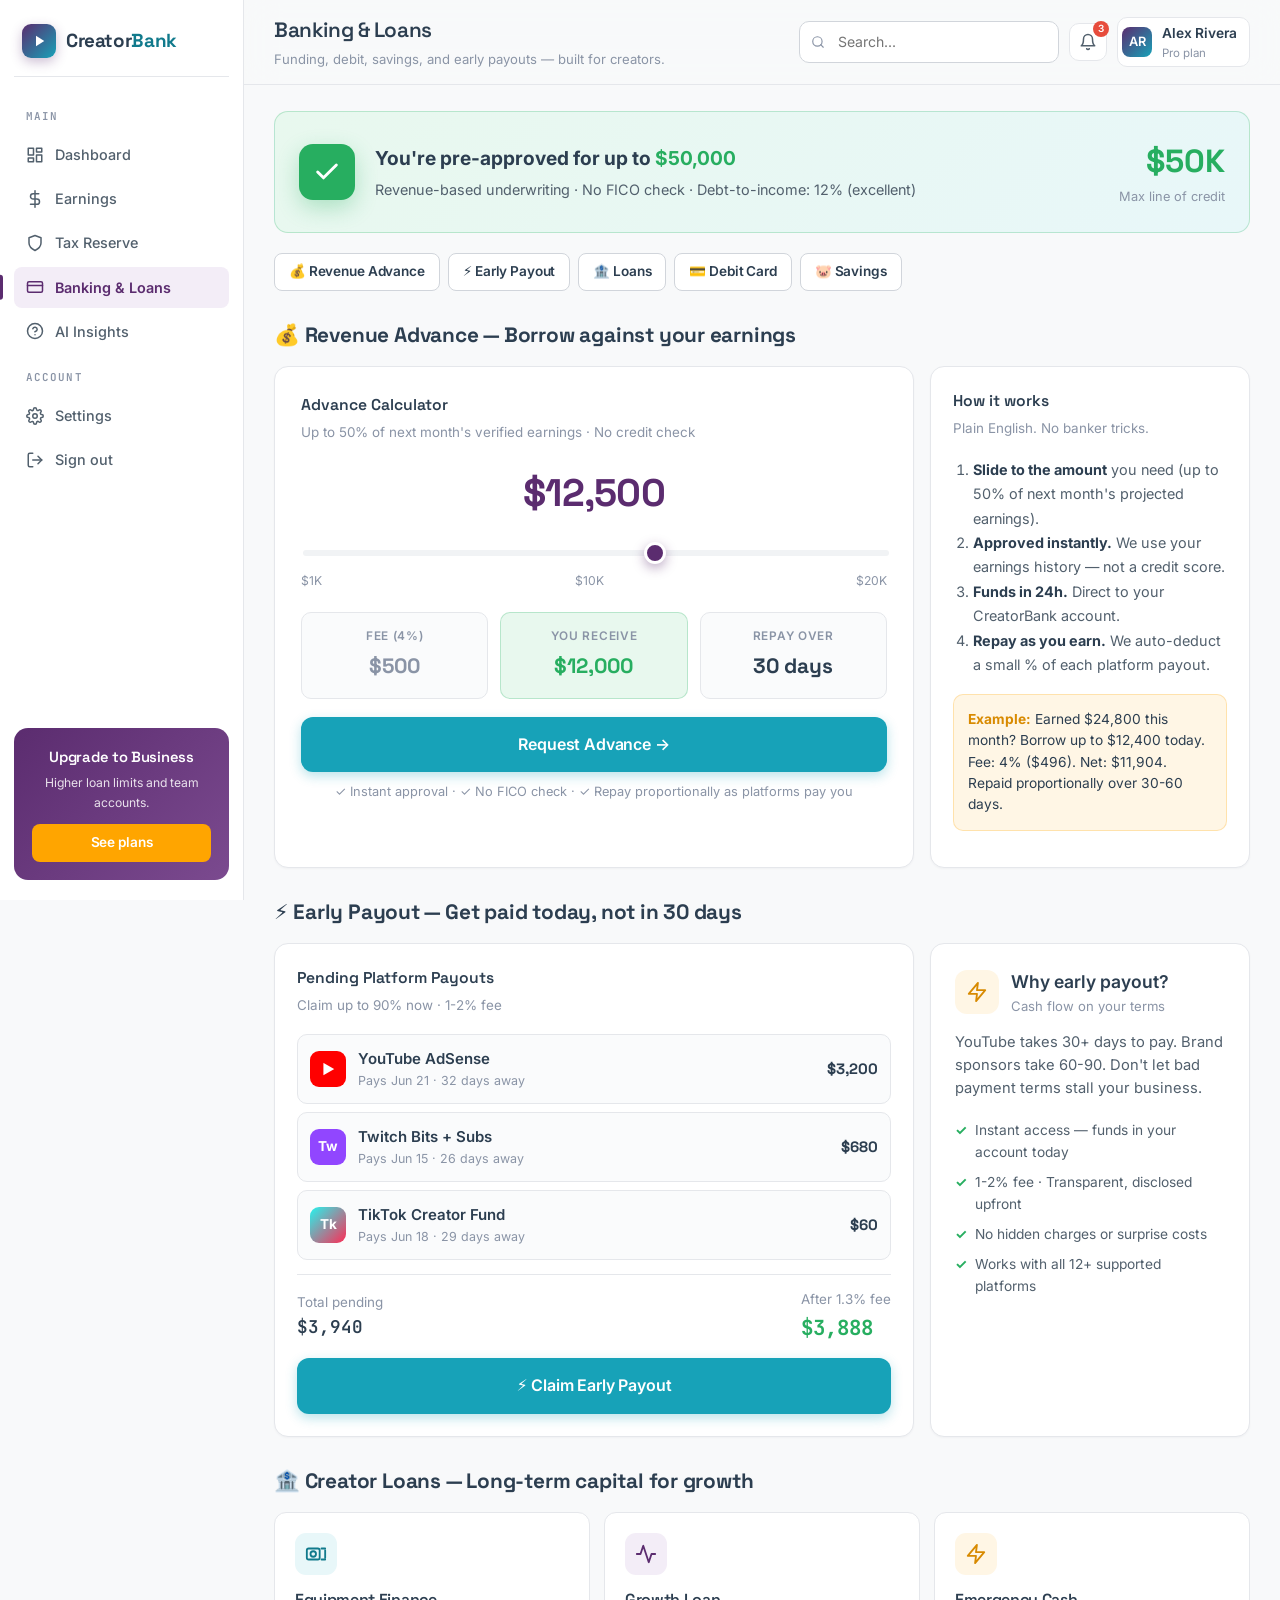
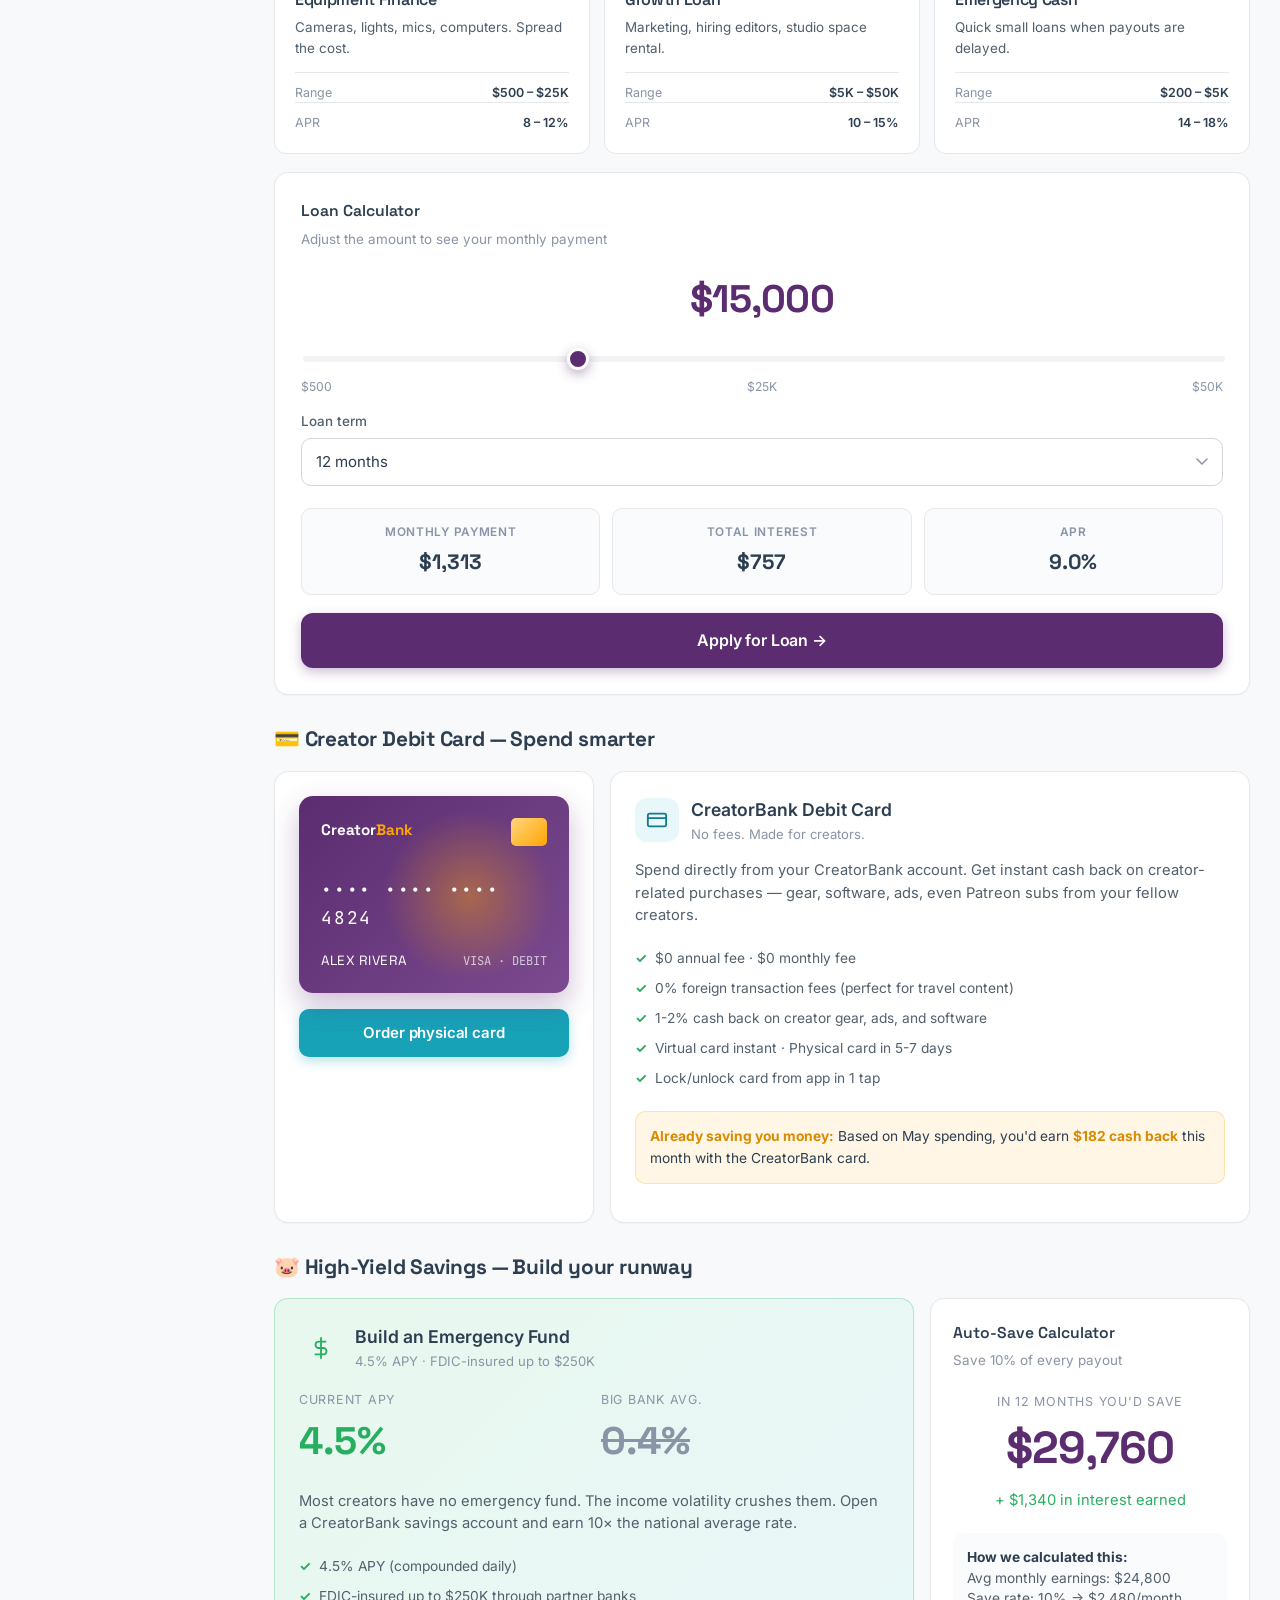
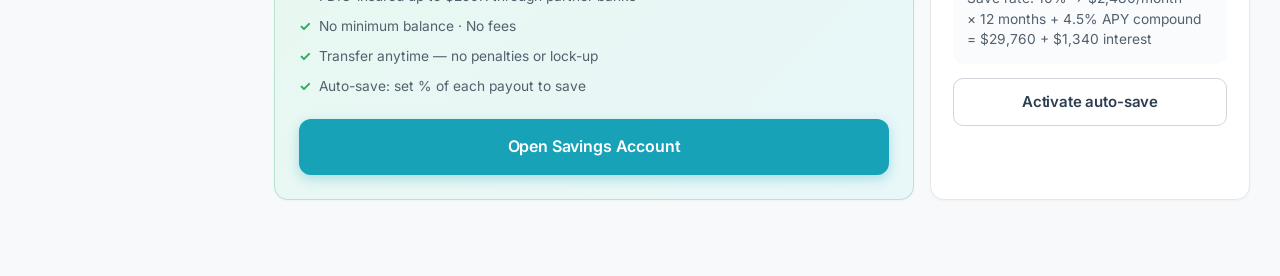
<file: pages/loans.html>
<!DOCTYPE html>
<html lang="en">
<head>
  <meta charset="UTF-8" />
  <meta name="viewport" content="width=device-width, initial-scale=1.0" />
  <title>Banking &amp; Loans · CreatorBank</title>
  <link rel="preconnect" href="https://fonts.googleapis.com">
  <link rel="preconnect" href="https://fonts.gstatic.com" crossorigin>
  <link href="https://fonts.googleapis.com/css2?family=Inter:wght@400;500;600;700&family=Space+Grotesk:wght@400;500;600;700&family=JetBrains+Mono:wght@400;500&display=swap" rel="stylesheet">
  <link rel="stylesheet" href="../css/main.css" />
  <link rel="stylesheet" href="../css/app.css" />
  <style>
    .section-title {
      font-family: var(--font-display);
      font-size: 1.3rem;
      font-weight: 700;
      margin: 28px 0 14px;
      letter-spacing: -0.01em;
    }
    .section-title:first-child { margin-top: 0; }

    /* Advance/Payout/Card/Savings shared anchor styling */
    .anchor-target { scroll-margin-top: 80px; }

    /* Slider */
    .calculator { padding: 26px; }
    .calc__amount {
      font-family: var(--font-display);
      font-size: 2.4rem;
      font-weight: 700;
      text-align: center;
      letter-spacing: -0.02em;
      margin-bottom: 16px;
      color: var(--primary);
    }
    .slider {
      width: 100%;
      -webkit-appearance: none;
      appearance: none;
      height: 6px;
      border-radius: 3px;
      background: var(--surface-3);
      outline: none;
    }
    .slider::-webkit-slider-thumb {
      -webkit-appearance: none;
      width: 22px; height: 22px;
      border-radius: 50%;
      background: var(--primary);
      cursor: pointer;
      box-shadow: 0 4px 12px rgba(91, 44, 111, 0.4);
      border: 3px solid white;
      transition: transform 0.15s;
    }
    .slider::-webkit-slider-thumb:hover { transform: scale(1.15); }
    .slider::-moz-range-thumb {
      width: 22px; height: 22px;
      border-radius: 50%;
      background: var(--primary);
      cursor: pointer;
      border: 3px solid white;
    }
    .slider-marks {
      display: flex; justify-content: space-between;
      font-size: 0.76rem;
      color: var(--text-mute);
      margin-top: 8px;
    }
    .calc-summary {
      display: grid;
      grid-template-columns: 1fr 1fr 1fr;
      gap: 12px;
      margin-top: 22px;
    }
    .calc-summary__item {
      background: var(--surface-2);
      border: 1px solid var(--border);
      border-radius: 10px;
      padding: 14px;
      text-align: center;
    }
    .calc-summary__label { font-size: 0.74rem; color: var(--text-mute); text-transform: uppercase; letter-spacing: 0.06em; margin-bottom: 4px; font-weight: 600; }
    .calc-summary__value { font-family: var(--font-display); font-size: 1.3rem; font-weight: 700; }

    /* Eligibility hero */
    .elig-hero {
      background: linear-gradient(135deg, var(--success-50), var(--secondary-50));
      border: 1px solid rgba(39, 174, 96, 0.25);
      border-radius: var(--radius-lg);
      padding: 24px;
      display: grid;
      grid-template-columns: auto 1fr auto;
      align-items: center;
      gap: 20px;
      margin-bottom: 20px;
    }
    .elig-hero__icon {
      width: 56px; height: 56px;
      border-radius: 14px;
      background: var(--success);
      display: flex; align-items: center; justify-content: center;
      box-shadow: 0 8px 22px rgba(39, 174, 96, 0.3);
    }
    .elig-hero__title { font-size: 1.2rem; font-weight: 700; margin-bottom: 4px; }
    .elig-hero__sub { color: var(--text-soft); font-size: 0.9rem; }
    .elig-hero__amount {
      font-family: var(--font-display);
      font-size: 2rem;
      font-weight: 700;
      color: var(--success);
    }
    @media (max-width: 760px) {
      .elig-hero { grid-template-columns: 1fr; text-align: center; }
    }

    /* Loan types */
    .loan-types { display: grid; grid-template-columns: repeat(3, 1fr); gap: 14px; margin-bottom: 18px; }
    .loan-type {
      padding: 20px;
      border-radius: 12px;
      background: var(--surface);
      border: 1px solid var(--border);
      cursor: pointer;
      transition: all 0.2s;
    }
    .loan-type:hover { border-color: var(--primary); box-shadow: var(--shadow-sm); transform: translateY(-2px); }
    .loan-type__icon {
      width: 42px; height: 42px;
      border-radius: 11px;
      display: flex; align-items: center; justify-content: center;
      margin-bottom: 12px;
    }
    .loan-type h3 { font-size: 1rem; margin-bottom: 4px; }
    .loan-type__desc { font-size: 0.84rem; color: var(--text-soft); margin: 0 0 12px; }
    .loan-type__terms {
      display: flex; justify-content: space-between;
      font-size: 0.78rem;
      padding-top: 10px;
      border-top: 1px solid var(--border);
    }
    .loan-type__terms span:last-child { color: var(--text); font-weight: 600; }
    @media (max-width: 880px) { .loan-types { grid-template-columns: 1fr; } }

    /* Pending payouts list */
    .pending-list { display: flex; flex-direction: column; gap: 8px; margin-bottom: 14px; }
    .pending-item {
      display: flex; align-items: center; gap: 12px;
      padding: 12px;
      background: var(--surface-2);
      border-radius: 10px;
      border: 1px solid var(--border);
    }
    .pending-item__amount {
      margin-left: auto;
      font-family: var(--font-display);
      font-weight: 700;
      color: var(--text);
    }
    .pending-item__date { font-size: 0.78rem; color: var(--text-mute); }
  </style>
</head>
<body>
  <div class="bg-soft-pattern"></div>

  <div class="app">
    <aside class="sidebar" id="sidebar"></aside>

    <main>
      <header class="topbar" id="topbar" data-title="Banking &amp; Loans" data-subtitle="Funding, debit, savings, and early payouts — built for creators."></header>

      <div class="content">

        <!-- ELIGIBILITY HERO -->
        <div class="elig-hero">
          <div class="elig-hero__icon">
            <svg width="28" height="28" viewBox="0 0 24 24" fill="none" stroke="white" stroke-width="2.5" stroke-linecap="round" stroke-linejoin="round">
              <polyline points="20 6 9 17 4 12"/>
            </svg>
          </div>
          <div>
            <div class="elig-hero__title">You're pre-approved for up to <span class="text-success">$50,000</span></div>
            <div class="elig-hero__sub">Revenue-based underwriting · No FICO check · Debt-to-income: 12% (excellent)</div>
          </div>
          <div style="text-align:right">
            <div class="elig-hero__amount">$50K</div>
            <div class="text-mute" style="font-size:0.8rem">Max line of credit</div>
          </div>
        </div>

        <!-- TABS to anchor sections -->
        <div style="display:flex;gap:8px;flex-wrap:wrap;margin-bottom:22px">
          <a href="#advance" class="btn btn--secondary btn--sm">💰 Revenue Advance</a>
          <a href="#early-payout" class="btn btn--secondary btn--sm">⚡ Early Payout</a>
          <a href="#loans" class="btn btn--secondary btn--sm">🏦 Loans</a>
          <a href="#debit-card" class="btn btn--secondary btn--sm">💳 Debit Card</a>
          <a href="#savings" class="btn btn--secondary btn--sm">🐷 Savings</a>
        </div>

        <!-- ============ 1. REVENUE ADVANCE ============ -->
        <h2 class="section-title anchor-target" id="advance">💰 Revenue Advance — Borrow against your earnings</h2>

        <div class="content__row content__row--2-1">
          <div class="card calculator">
            <div class="card__title">Advance Calculator</div>
            <div class="card__subtitle">Up to 50% of next month's verified earnings · No credit check</div>

            <div class="calc__amount mono" id="advAmount">$12,500</div>

            <div style="margin: 16px 0">
              <input type="range" min="1000" max="20000" step="500" value="12500" class="slider" id="advSlider" />
              <div class="slider-marks">
                <span>$1K</span>
                <span>$10K</span>
                <span>$20K</span>
              </div>
            </div>

            <div class="calc-summary">
              <div class="calc-summary__item">
                <div class="calc-summary__label">Fee (4%)</div>
                <div class="calc-summary__value text-mute" id="advFee">$500</div>
              </div>
              <div class="calc-summary__item" style="background:var(--success-50); border-color:rgba(39,174,96,0.25)">
                <div class="calc-summary__label">You receive</div>
                <div class="calc-summary__value text-success" id="advReceive">$12,000</div>
              </div>
              <div class="calc-summary__item">
                <div class="calc-summary__label">Repay over</div>
                <div class="calc-summary__value mono">30 days</div>
              </div>
            </div>

            <button class="btn btn--primary btn--full btn--lg" style="margin-top:18px" onclick="reqAdvance()">Request Advance →</button>
            <p class="text-mute" style="font-size:0.8rem;text-align:center;margin:10px 0 0">
              ✓ Instant approval · ✓ No FICO check · ✓ Repay proportionally as platforms pay you
            </p>
          </div>

          <div class="card">
            <div class="card__title">How it works</div>
            <div class="card__subtitle">Plain English. No banker tricks.</div>

            <ol style="padding-left:20px; color: var(--text-soft); line-height: 1.7; font-size: 0.9rem; margin: 14px 0 0">
              <li><strong style="color:var(--text)">Slide to the amount</strong> you need (up to 50% of next month's projected earnings).</li>
              <li><strong style="color:var(--text)">Approved instantly.</strong> We use your earnings history — not a credit score.</li>
              <li><strong style="color:var(--text)">Funds in 24h.</strong> Direct to your CreatorBank account.</li>
              <li><strong style="color:var(--text)">Repay as you earn.</strong> We auto-deduct a small % of each platform payout.</li>
            </ol>

            <div class="bank-card__highlight" style="margin-top: 16px">
              <strong>Example:</strong> Earned $24,800 this month? Borrow up to $12,400 today. Fee: 4% ($496). Net: $11,904. Repaid proportionally over 30-60 days.
            </div>
          </div>
        </div>

        <!-- ============ 2. EARLY PAYOUT ============ -->
        <h2 class="section-title anchor-target" id="early-payout">⚡ Early Payout — Get paid today, not in 30 days</h2>

        <div class="content__row content__row--2-1">
          <div class="card">
            <div class="card__title">Pending Platform Payouts</div>
            <div class="card__subtitle">Claim up to 90% now · 1-2% fee</div>

            <div class="pending-list" style="margin-top: 14px">
              <div class="pending-item">
                <div class="platform-item__logo platform-item__logo--youtube">▶</div>
                <div>
                  <div style="font-weight: 600">YouTube AdSense</div>
                  <div class="pending-item__date">Pays Jun 21 · 32 days away</div>
                </div>
                <div class="pending-item__amount mono">$3,200</div>
              </div>
              <div class="pending-item">
                <div class="platform-item__logo platform-item__logo--twitch">Tw</div>
                <div>
                  <div style="font-weight: 600">Twitch Bits + Subs</div>
                  <div class="pending-item__date">Pays Jun 15 · 26 days away</div>
                </div>
                <div class="pending-item__amount mono">$680</div>
              </div>
              <div class="pending-item">
                <div class="platform-item__logo platform-item__logo--tiktok">Tk</div>
                <div>
                  <div style="font-weight: 600">TikTok Creator Fund</div>
                  <div class="pending-item__date">Pays Jun 18 · 29 days away</div>
                </div>
                <div class="pending-item__amount mono">$60</div>
              </div>
            </div>

            <div style="display:flex;justify-content:space-between;align-items:center;padding-top:14px;border-top:1px solid var(--border)">
              <div>
                <div class="text-mute" style="font-size:0.84rem">Total pending</div>
                <div class="mono" style="font-weight:600;font-size:1.1rem">$3,940</div>
              </div>
              <div>
                <div class="text-mute" style="font-size:0.84rem">After 1.3% fee</div>
                <div class="mono" style="font-weight:700;font-size:1.3rem;color:var(--success)">$3,888</div>
              </div>
            </div>

            <button class="btn btn--primary btn--full btn--lg" style="margin-top:14px" onclick="claimPayout()">⚡ Claim Early Payout</button>
          </div>

          <div class="bank-card">
            <div class="bank-card__head">
              <div class="bank-card__icon bank-card__icon--gold">
                <svg width="22" height="22" viewBox="0 0 24 24" fill="none" stroke="currentColor" stroke-width="2" stroke-linecap="round" stroke-linejoin="round"><polygon points="13 2 3 14 12 14 11 22 21 10 12 10 13 2"/></svg>
              </div>
              <div>
                <div class="bank-card__title">Why early payout?</div>
                <div class="bank-card__sub">Cash flow on your terms</div>
              </div>
            </div>
            <p class="bank-card__body">YouTube takes 30+ days to pay. Brand sponsors take 60-90. Don't let bad payment terms stall your business.</p>
            <ul class="bank-card__features">
              <li>Instant access — funds in your account today</li>
              <li>1-2% fee · Transparent, disclosed upfront</li>
              <li>No hidden charges or surprise costs</li>
              <li>Works with all 12+ supported platforms</li>
            </ul>
          </div>
        </div>

        <!-- ============ 3. CREATOR LOANS ============ -->
        <h2 class="section-title anchor-target" id="loans">🏦 Creator Loans — Long-term capital for growth</h2>

        <div class="loan-types">
          <div class="loan-type" onclick="selLoan('Equipment Finance')">
            <div class="loan-type__icon" style="background:var(--secondary-50);color:var(--secondary-dark)">
              <svg width="22" height="22" viewBox="0 0 24 24" fill="none" stroke="currentColor" stroke-width="2" stroke-linecap="round" stroke-linejoin="round"><rect x="2" y="6" width="14" height="12" rx="2"/><circle cx="9" cy="12" r="3"/><path d="M22 8v8M18 6h4M18 18h4"/></svg>
            </div>
            <h3>Equipment Finance</h3>
            <p class="loan-type__desc">Cameras, lights, mics, computers. Spread the cost.</p>
            <div class="loan-type__terms"><span class="text-mute">Range</span><span>$500 – $25K</span></div>
            <div class="loan-type__terms"><span class="text-mute">APR</span><span>8 – 12%</span></div>
          </div>
          <div class="loan-type" onclick="selLoan('Growth Loan')">
            <div class="loan-type__icon" style="background:var(--primary-50);color:var(--primary)">
              <svg width="22" height="22" viewBox="0 0 24 24" fill="none" stroke="currentColor" stroke-width="2" stroke-linecap="round" stroke-linejoin="round"><path d="M22 12h-4l-3 9L9 3l-3 9H2"/></svg>
            </div>
            <h3>Growth Loan</h3>
            <p class="loan-type__desc">Marketing, hiring editors, studio space rental.</p>
            <div class="loan-type__terms"><span class="text-mute">Range</span><span>$5K – $50K</span></div>
            <div class="loan-type__terms"><span class="text-mute">APR</span><span>10 – 15%</span></div>
          </div>
          <div class="loan-type" onclick="selLoan('Emergency Cash')">
            <div class="loan-type__icon" style="background:var(--accent-50);color:var(--accent-dark)">
              <svg width="22" height="22" viewBox="0 0 24 24" fill="none" stroke="currentColor" stroke-width="2" stroke-linecap="round" stroke-linejoin="round"><polygon points="13 2 3 14 12 14 11 22 21 10 12 10 13 2"/></svg>
            </div>
            <h3>Emergency Cash</h3>
            <p class="loan-type__desc">Quick small loans when payouts are delayed.</p>
            <div class="loan-type__terms"><span class="text-mute">Range</span><span>$200 – $5K</span></div>
            <div class="loan-type__terms"><span class="text-mute">APR</span><span>14 – 18%</span></div>
          </div>
        </div>

        <div class="card calculator">
          <div class="card__title">Loan Calculator</div>
          <div class="card__subtitle">Adjust the amount to see your monthly payment</div>

          <div class="calc__amount mono" id="loanAmount">$15,000</div>

          <div style="margin: 14px 0">
            <input type="range" min="500" max="50000" step="500" value="15000" class="slider" id="loanSlider" />
            <div class="slider-marks">
              <span>$500</span>
              <span>$25K</span>
              <span>$50K</span>
            </div>
          </div>

          <div class="field">
            <label class="field__label">Loan term</label>
            <select id="loanTerm">
              <option value="6">6 months</option>
              <option value="12" selected>12 months</option>
              <option value="18">18 months</option>
              <option value="24">24 months</option>
              <option value="36">36 months</option>
            </select>
          </div>

          <div class="calc-summary">
            <div class="calc-summary__item">
              <div class="calc-summary__label">Monthly payment</div>
              <div class="calc-summary__value mono" id="loanMonthly">$1,313</div>
            </div>
            <div class="calc-summary__item">
              <div class="calc-summary__label">Total interest</div>
              <div class="calc-summary__value mono" id="loanInterest">$757</div>
            </div>
            <div class="calc-summary__item">
              <div class="calc-summary__label">APR</div>
              <div class="calc-summary__value mono">9.0%</div>
            </div>
          </div>

          <button class="btn btn--purple btn--full btn--lg" style="margin-top:18px" onclick="applyLoan()">Apply for Loan →</button>
        </div>

        <!-- ============ 4. DEBIT CARD ============ -->
        <h2 class="section-title anchor-target" id="debit-card">💳 Creator Debit Card — Spend smarter</h2>

        <div class="content__row content__row--1-2">
          <div class="bank-card">
            <div class="debit-card-visual">
              <div class="debit-card-visual__head">
                <span class="debit-card-visual__brand">Creator<span style="color:#FFA500">Bank</span></span>
                <div class="debit-card-visual__chip"></div>
              </div>
              <div class="debit-card-visual__num mono">•••• •••• •••• 4824</div>
              <div class="debit-card-visual__bottom">
                <div class="debit-card-visual__name">ALEX RIVERA</div>
                <div class="debit-card-visual__type mono">VISA · DEBIT</div>
              </div>
            </div>
            <button class="btn btn--primary btn--full" onclick="showToast('Card order placed! Arrives in 5-7 days.')">Order physical card</button>
          </div>

          <div class="bank-card">
            <div class="bank-card__head">
              <div class="bank-card__icon bank-card__icon--teal">
                <svg width="22" height="22" viewBox="0 0 24 24" fill="none" stroke="currentColor" stroke-width="2" stroke-linecap="round" stroke-linejoin="round"><rect x="2" y="5" width="20" height="14" rx="2"/><line x1="2" y1="10" x2="22" y2="10"/></svg>
              </div>
              <div>
                <div class="bank-card__title">CreatorBank Debit Card</div>
                <div class="bank-card__sub">No fees. Made for creators.</div>
              </div>
            </div>
            <p class="bank-card__body">Spend directly from your CreatorBank account. Get instant cash back on creator-related purchases — gear, software, ads, even Patreon subs from your fellow creators.</p>
            <ul class="bank-card__features">
              <li>$0 annual fee · $0 monthly fee</li>
              <li>0% foreign transaction fees (perfect for travel content)</li>
              <li>1-2% cash back on creator gear, ads, and software</li>
              <li>Virtual card instant · Physical card in 5-7 days</li>
              <li>Lock/unlock card from app in 1 tap</li>
            </ul>
            <div class="bank-card__highlight">
              <strong>Already saving you money:</strong> Based on May spending, you'd earn <strong>$182 cash back</strong> this month with the CreatorBank card.
            </div>
          </div>
        </div>

        <!-- ============ 5. SAVINGS ============ -->
        <h2 class="section-title anchor-target" id="savings">🐷 High-Yield Savings — Build your runway</h2>

        <div class="content__row content__row--2-1">
          <div class="bank-card" style="background:linear-gradient(135deg, var(--success-50), var(--secondary-50));border-color:rgba(39,174,96,0.25)">
            <div class="bank-card__head">
              <div class="bank-card__icon bank-card__icon--green">
                <svg width="22" height="22" viewBox="0 0 24 24" fill="none" stroke="currentColor" stroke-width="2" stroke-linecap="round" stroke-linejoin="round"><line x1="12" y1="1" x2="12" y2="23"/><path d="M17 5H9.5a3.5 3.5 0 0 0 0 7h5a3.5 3.5 0 0 1 0 7H6"/></svg>
              </div>
              <div>
                <div class="bank-card__title">Build an Emergency Fund</div>
                <div class="bank-card__sub">4.5% APY · FDIC-insured up to $250K</div>
              </div>
            </div>

            <div style="display:grid;grid-template-columns:1fr 1fr;gap:14px;margin:18px 0">
              <div>
                <div class="text-mute" style="font-size:0.78rem;text-transform:uppercase;letter-spacing:0.06em">Current APY</div>
                <div style="font-family:var(--font-display);font-size:2.4rem;font-weight:700;color:var(--success)">4.5%</div>
              </div>
              <div>
                <div class="text-mute" style="font-size:0.78rem;text-transform:uppercase;letter-spacing:0.06em">Big bank avg.</div>
                <div style="font-family:var(--font-display);font-size:2.4rem;font-weight:700;color:var(--text-mute);text-decoration:line-through">0.4%</div>
              </div>
            </div>

            <p class="bank-card__body">Most creators have no emergency fund. The income volatility crushes them. Open a CreatorBank savings account and earn 10× the national average rate.</p>
            <ul class="bank-card__features">
              <li>4.5% APY (compounded daily)</li>
              <li>FDIC-insured up to $250K through partner banks</li>
              <li>No minimum balance · No fees</li>
              <li>Transfer anytime — no penalties or lock-up</li>
              <li>Auto-save: set % of each payout to save</li>
            </ul>
            <button class="btn btn--primary btn--full btn--lg" onclick="showToast('Savings account opened!')">Open Savings Account</button>
          </div>

          <div class="card">
            <div class="card__title">Auto-Save Calculator</div>
            <div class="card__subtitle">Save 10% of every payout</div>

            <div style="text-align:center;margin:20px 0">
              <div class="text-mute" style="font-size:0.78rem;text-transform:uppercase;letter-spacing:0.06em">In 12 months you'd save</div>
              <div style="font-family:var(--font-display);font-size:2.8rem;font-weight:700;color:var(--primary);letter-spacing:-0.02em">$29,760</div>
              <div class="text-success" style="font-size:0.92rem;margin-top:6px">+ $1,340 in interest earned</div>
            </div>

            <div style="background:var(--surface-2);padding:14px;border-radius:10px;font-size:0.86rem;color:var(--text-soft);line-height:1.5">
              <strong style="color:var(--text)">How we calculated this:</strong><br/>
              Avg monthly earnings: $24,800<br/>
              Save rate: 10% → $2,480/month<br/>
              × 12 months + 4.5% APY compound = $29,760 + $1,340 interest
            </div>

            <button class="btn btn--ghost btn--full" style="margin-top:14px" onclick="showToast('Auto-save activated at 10%')">Activate auto-save</button>
          </div>
        </div>

      </div>
    </main>
  </div>

  <script src="../js/data.js"></script>
  <script src="../js/layout.js"></script>
  <script>
    // Advance calculator
    const advS = document.getElementById('advSlider');
    function recalcAdv() {
      const amt = parseInt(advS.value);
      const fee = amt * 0.04;
      document.getElementById('advAmount').textContent = '$' + amt.toLocaleString();
      document.getElementById('advFee').textContent = '$' + Math.round(fee).toLocaleString();
      document.getElementById('advReceive').textContent = '$' + Math.round(amt - fee).toLocaleString();
    }
    advS.addEventListener('input', recalcAdv);

    // Loan calculator
    const loanS = document.getElementById('loanSlider');
    const term = document.getElementById('loanTerm');
    function recalcLoan() {
      const p = parseInt(loanS.value);
      const m = parseInt(term.value);
      const mr = 0.09 / 12;
      const monthly = p * mr / (1 - Math.pow(1 + mr, -m));
      const interest = (monthly * m) - p;
      document.getElementById('loanAmount').textContent = '$' + p.toLocaleString();
      document.getElementById('loanMonthly').textContent = '$' + Math.round(monthly).toLocaleString();
      document.getElementById('loanInterest').textContent = '$' + Math.round(interest).toLocaleString();
    }
    loanS.addEventListener('input', recalcLoan);
    term.addEventListener('change', recalcLoan);

    function reqAdvance() { showToast('Revenue Advance approved! Funds arriving in 24h.'); }
    function claimPayout() { showToast('Early Payout claimed! $3,888 in your account today.'); }
    function selLoan(type) { showToast(type + ' selected. Adjust amount below ↓'); document.getElementById('loanSlider').scrollIntoView({behavior:'smooth',block:'center'}); }
    function applyLoan() { showToast('Loan application submitted! Decision in <24h.'); }
  </script>
</body>
</html>
</file>
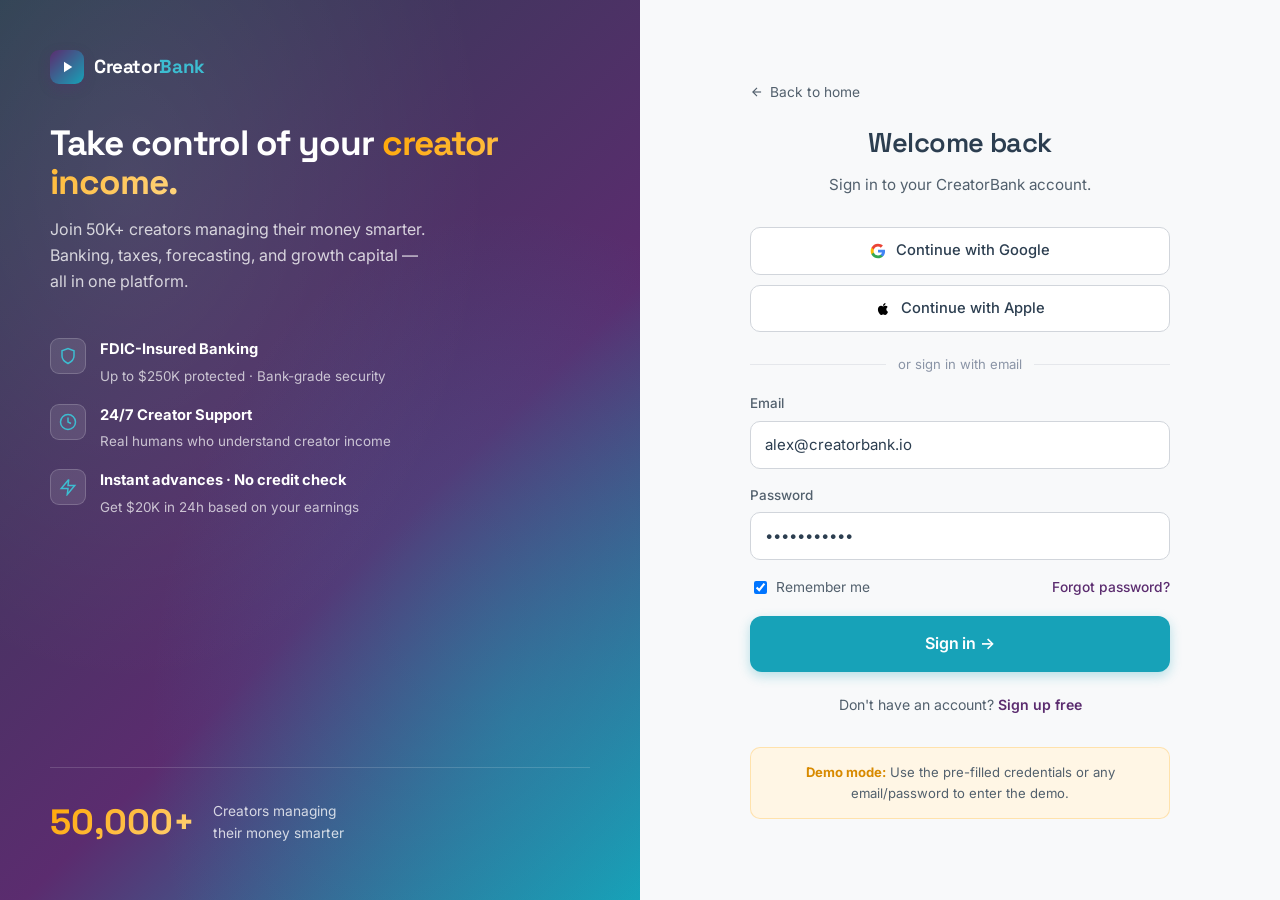
<file: pages/login.html>
<!DOCTYPE html>
<html lang="en">
<head>
  <meta charset="UTF-8" />
  <meta name="viewport" content="width=device-width, initial-scale=1.0" />
  <title>Sign in · CreatorBank</title>
  <link rel="preconnect" href="https://fonts.googleapis.com">
  <link rel="preconnect" href="https://fonts.gstatic.com" crossorigin>
  <link href="https://fonts.googleapis.com/css2?family=Inter:wght@400;500;600;700&family=Space+Grotesk:wght@400;500;600;700&family=JetBrains+Mono:wght@400;500&display=swap" rel="stylesheet">
  <link rel="stylesheet" href="../css/main.css" />
  <link rel="stylesheet" href="../css/auth.css" />
</head>
<body>
  <div class="auth">
    <aside class="auth__brand">
      <div class="auth__brand-content">
        <a href="../index.html" class="logo">
          <span class="logo__mark"><svg width="18" height="18" viewBox="0 0 24 24" fill="none"><path d="M8 5v14l11-7L8 5z" fill="currentColor"/></svg></span>
          <span>Creator<span class="logo__text-accent">Bank</span></span>
        </a>

        <h1 class="auth__hero">Take control of your <span class="auth__hero-grad">creator income.</span></h1>
        <p class="auth__hero-lede">Join 50K+ creators managing their money smarter. Banking, taxes, forecasting, and growth capital — all in one platform.</p>

        <div class="auth__features">
          <div class="auth__feature">
            <div class="auth__feature-icon">
              <svg width="18" height="18" viewBox="0 0 24 24" fill="none" stroke="currentColor" stroke-width="2"><path d="M12 22s8-4 8-10V5l-8-3-8 3v7c0 6 8 10 8 10z"/></svg>
            </div>
            <div class="auth__feature-text">
              <strong>FDIC-Insured Banking</strong>
              <span>Up to $250K protected · Bank-grade security</span>
            </div>
          </div>
          <div class="auth__feature">
            <div class="auth__feature-icon">
              <svg width="18" height="18" viewBox="0 0 24 24" fill="none" stroke="currentColor" stroke-width="2"><circle cx="12" cy="12" r="10"/><polyline points="12 6 12 12 16 14"/></svg>
            </div>
            <div class="auth__feature-text">
              <strong>24/7 Creator Support</strong>
              <span>Real humans who understand creator income</span>
            </div>
          </div>
          <div class="auth__feature">
            <div class="auth__feature-icon">
              <svg width="18" height="18" viewBox="0 0 24 24" fill="none" stroke="currentColor" stroke-width="2"><polyline points="13 2 3 14 12 14 11 22 21 10 12 10 13 2"/></svg>
            </div>
            <div class="auth__feature-text">
              <strong>Instant advances · No credit check</strong>
              <span>Get $20K in 24h based on your earnings</span>
            </div>
          </div>
        </div>
      </div>

      <div class="auth__stat">
        <div class="auth__stat-num">50,000+</div>
        <div class="auth__stat-label">Creators managing<br/>their money smarter</div>
      </div>
    </aside>

    <section class="auth__form-wrap">
      <div class="auth__form">
        <a href="../index.html" class="back-link">
          <svg width="14" height="14" viewBox="0 0 24 24" fill="none" stroke="currentColor" stroke-width="2"><line x1="19" y1="12" x2="5" y2="12"/><polyline points="12 19 5 12 12 5"/></svg>
          Back to home
        </a>

        <div class="auth__form-head">
          <h1>Welcome back</h1>
          <p>Sign in to your CreatorBank account.</p>
        </div>

        <div class="auth__oauth">
          <button class="oauth-btn" type="button" onclick="alert('Demo: OAuth not implemented')">
            <svg width="16" height="16" viewBox="0 0 24 24" fill="#4285F4"><path d="M22.56 12.25c0-.78-.07-1.53-.2-2.25H12v4.26h5.92c-.26 1.37-1.04 2.53-2.21 3.31v2.77h3.57c2.08-1.92 3.28-4.74 3.28-8.09z"/><path d="M12 23c2.97 0 5.46-.98 7.28-2.66l-3.57-2.77c-.98.66-2.23 1.06-3.71 1.06-2.86 0-5.29-1.93-6.16-4.53H2.18v2.84C3.99 20.53 7.7 23 12 23z" fill="#34A853"/><path d="M5.84 14.09c-.22-.66-.35-1.36-.35-2.09s.13-1.43.35-2.09V7.07H2.18C1.43 8.55 1 10.22 1 12s.43 3.45 1.18 4.93l2.85-2.22.81-.62z" fill="#FBBC05"/><path d="M12 5.38c1.62 0 3.06.56 4.21 1.64l3.15-3.15C17.45 2.09 14.97 1 12 1 7.7 1 3.99 3.47 2.18 7.07l3.66 2.84c.87-2.6 3.3-4.53 6.16-4.53z" fill="#EA4335"/></svg>
            Continue with Google
          </button>
          <button class="oauth-btn" type="button" onclick="alert('Demo: OAuth not implemented')">
            <svg width="16" height="16" viewBox="0 0 24 24" fill="#000"><path d="M17.05 20.28c-.98.95-2.05.8-3.08.35-1.09-.46-2.09-.48-3.24 0-1.44.62-2.2.44-3.06-.35C2.79 15.25 3.51 7.59 9.05 7.31c1.35.07 2.29.74 3.08.8 1.18-.24 2.31-.93 3.57-.84 1.51.12 2.65.72 3.4 1.8-3.12 1.87-2.38 5.98.48 7.13-.57 1.5-1.31 2.99-2.54 4.09zM12 7.25c-.15-2.23 1.66-4.07 3.74-4.25.29 2.58-2.34 4.5-3.74 4.25z"/></svg>
            Continue with Apple
          </button>
        </div>

        <div class="auth__divider">or sign in with email</div>

        <form onsubmit="event.preventDefault(); window.location.href='dashboard.html';">
          <div class="field">
            <label class="field__label">Email</label>
            <input type="email" placeholder="alex@creatorbank.io" required value="alex@creatorbank.io" />
          </div>
          <div class="field">
            <label class="field__label">Password</label>
            <input type="password" placeholder="••••••••" required value="demoaccount" />
          </div>

          <div style="display:flex;justify-content:space-between;align-items:center;font-size:0.86rem;margin:0 0 18px">
            <label style="display:inline-flex;align-items:center;gap:6px;cursor:pointer;color:var(--text-soft)">
              <input type="checkbox" checked /> Remember me
            </label>
            <a href="#" style="color:var(--primary);font-weight:500">Forgot password?</a>
          </div>

          <button type="submit" class="btn btn--primary btn--full btn--lg">Sign in →</button>
        </form>

        <div class="auth__foot">
          Don't have an account? <a href="signup.html">Sign up free</a>
        </div>

        <div style="margin-top:30px;padding:14px;background:var(--accent-50);border:1px solid rgba(255,165,0,0.25);border-radius:10px;font-size:0.82rem;color:var(--text-soft);text-align:center">
          <strong style="color:var(--accent-dark)">Demo mode:</strong> Use the pre-filled credentials or any email/password to enter the demo.
        </div>
      </div>
    </section>
  </div>
</body>
</html>
</file>
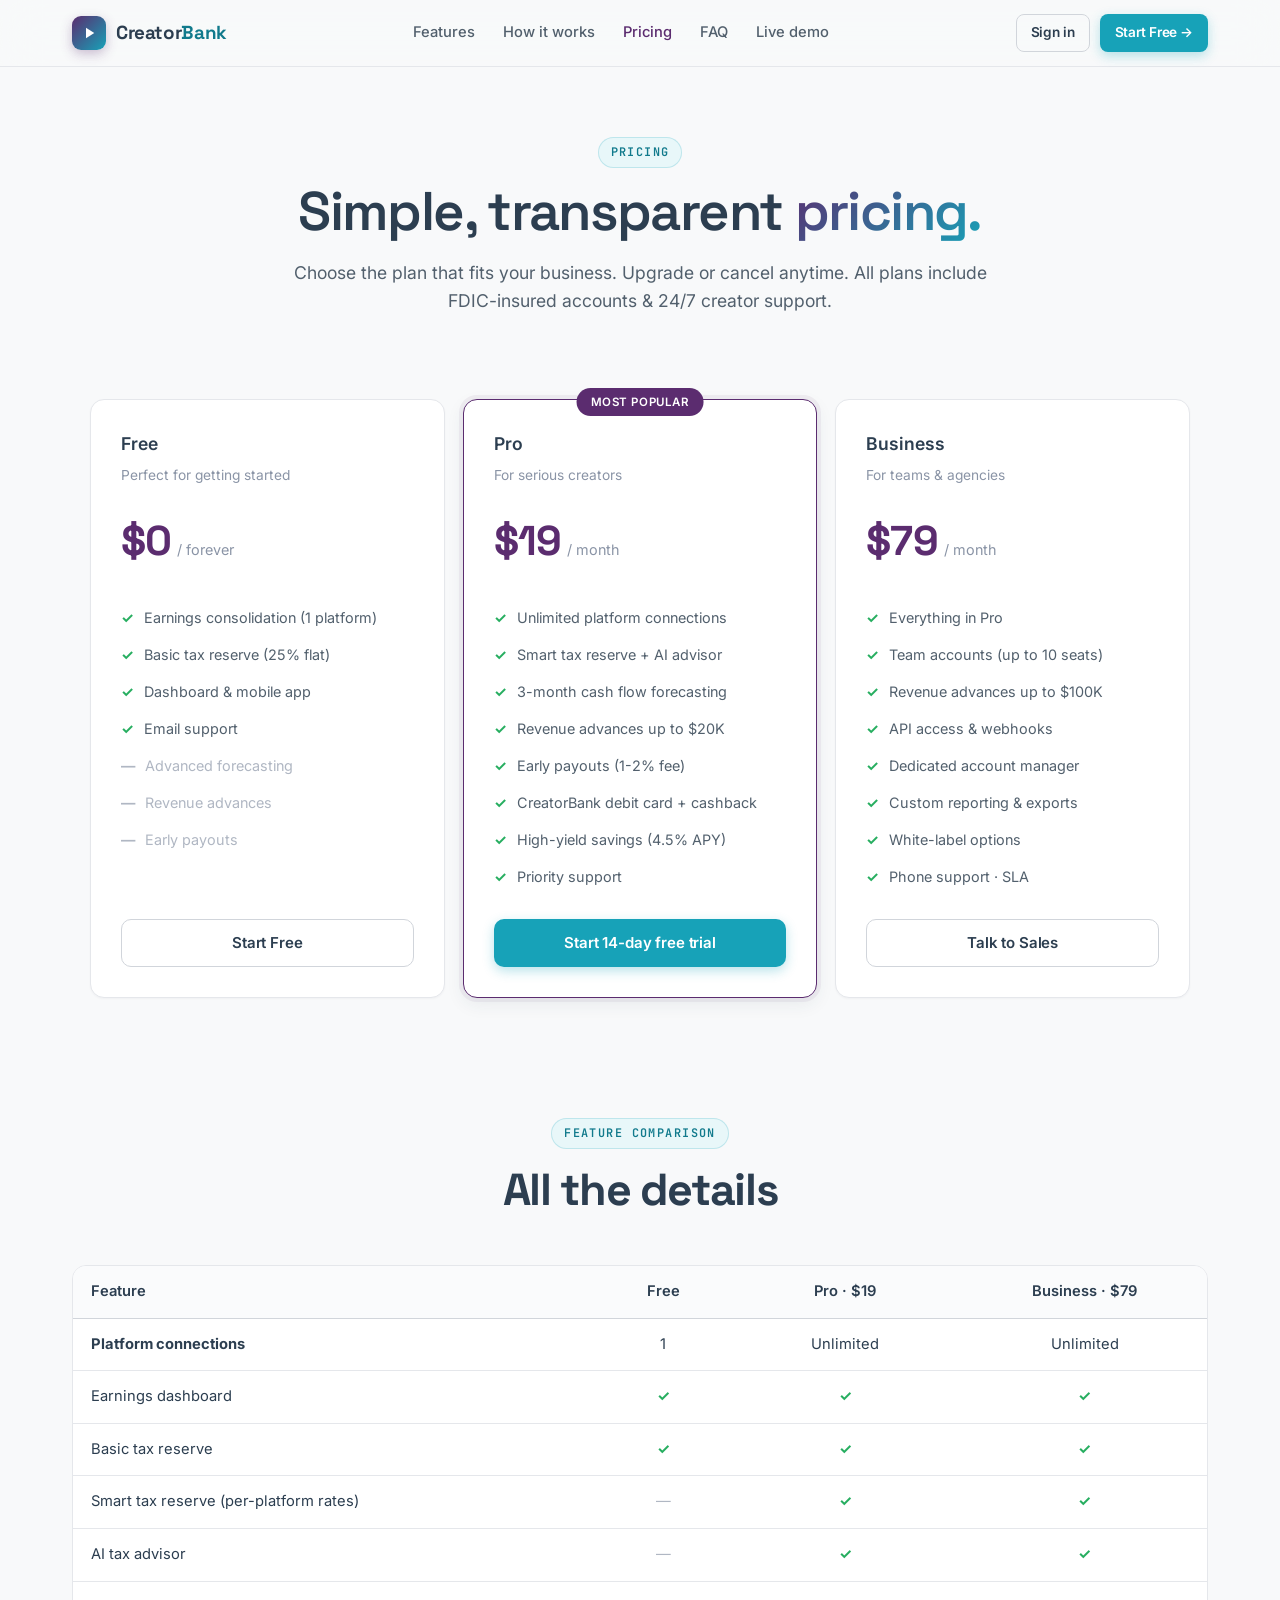
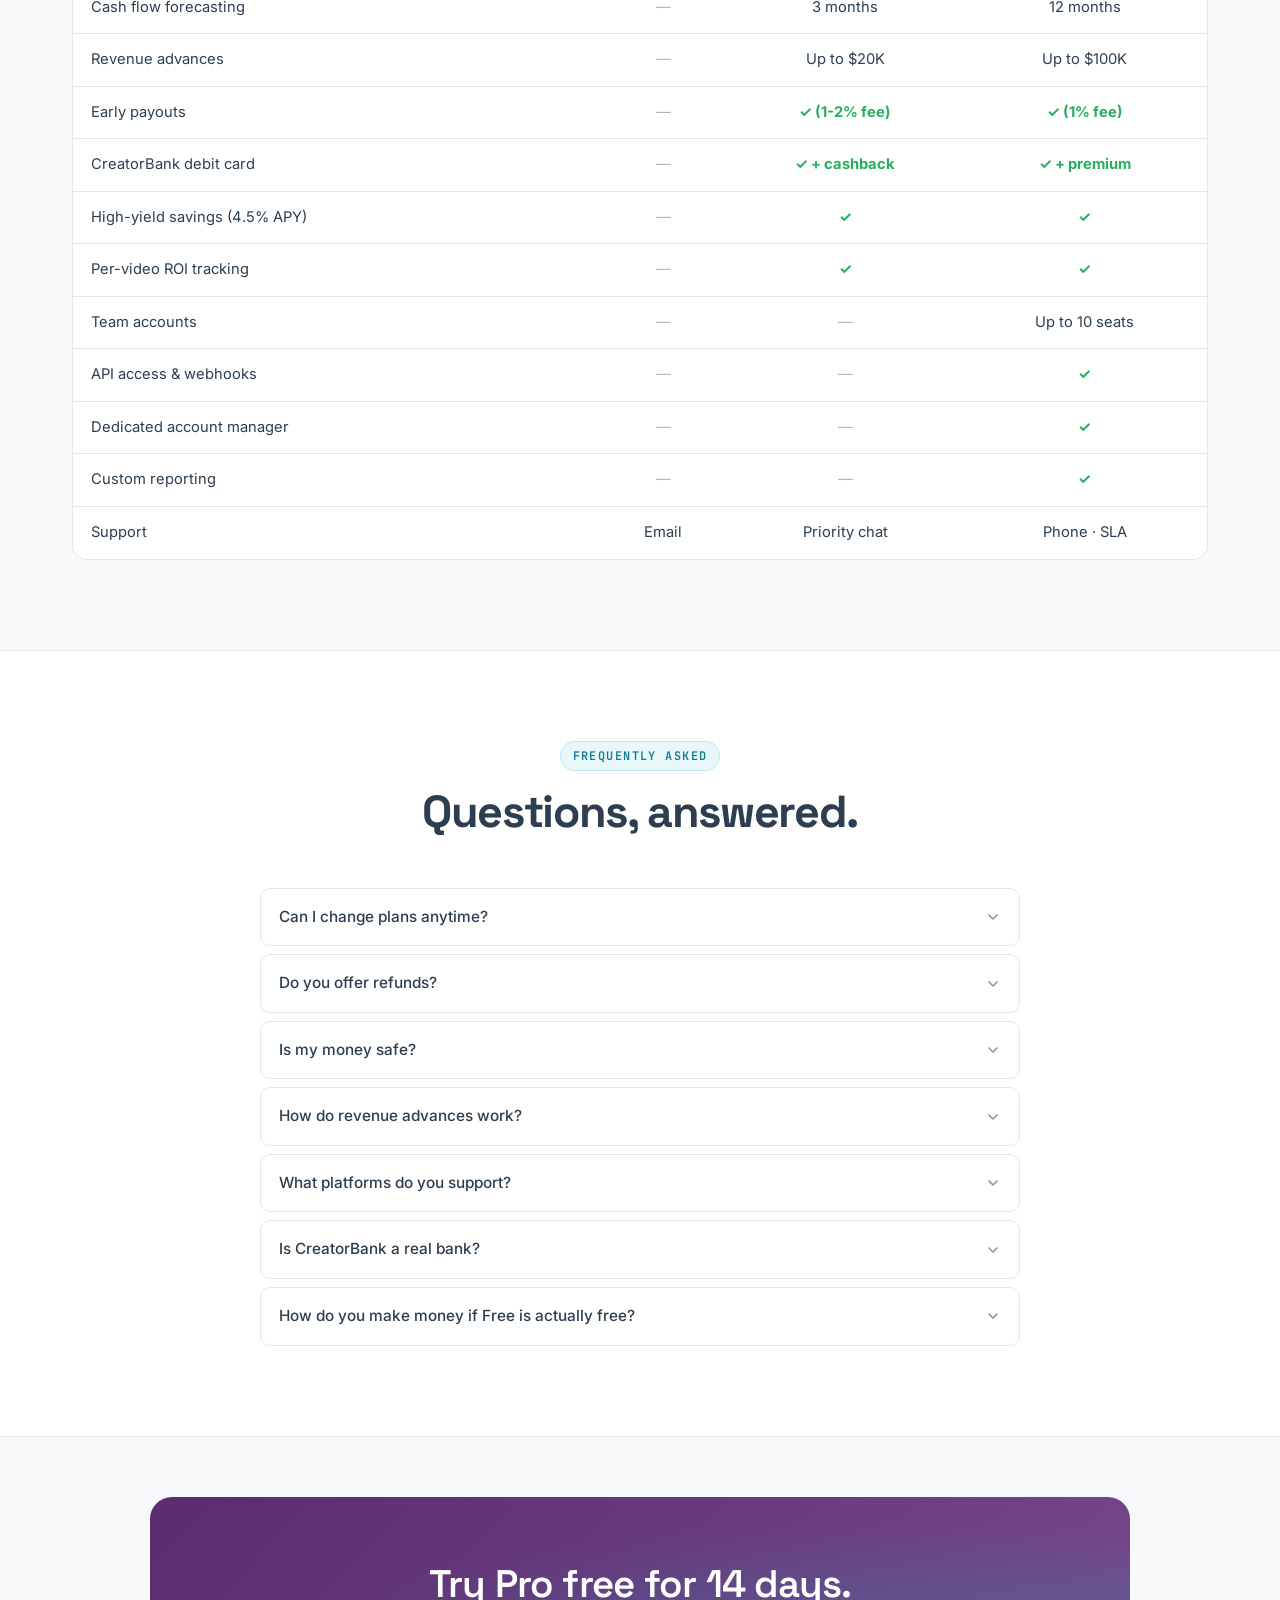
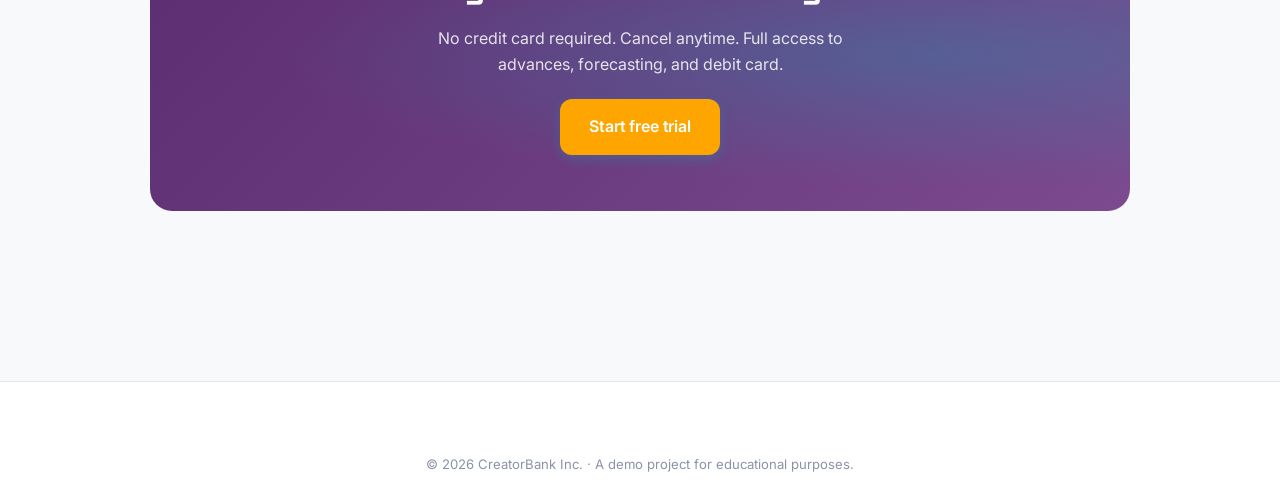
<file: pages/pricing.html>
<!DOCTYPE html>
<html lang="en">
<head>
  <meta charset="UTF-8" />
  <meta name="viewport" content="width=device-width, initial-scale=1.0" />
  <title>Pricing · CreatorBank</title>
  <link rel="preconnect" href="https://fonts.googleapis.com">
  <link rel="preconnect" href="https://fonts.gstatic.com" crossorigin>
  <link href="https://fonts.googleapis.com/css2?family=Inter:wght@400;500;600;700&family=Space+Grotesk:wght@400;500;600;700&family=JetBrains+Mono:wght@400;500&display=swap" rel="stylesheet">
  <link rel="stylesheet" href="../css/main.css" />
  <link rel="stylesheet" href="../css/landing.css" />
  <style>
    .compare-section { background: var(--surface); border: 1px solid var(--border); border-radius: var(--radius-lg); overflow: hidden; }
    .compare-table { width: 100%; border-collapse: collapse; font-size: 0.92rem; }
    .compare-table th, .compare-table td { padding: 14px 18px; text-align: left; border-bottom: 1px solid var(--border); }
    .compare-table thead th { background: var(--surface-2); font-weight: 600; color: var(--text); border-bottom: 1px solid var(--border-strong); }
    .compare-table th.center, .compare-table td.center { text-align: center; }
    .compare-table tr:last-child td { border-bottom: none; }
    .compare-check { color: var(--success); font-weight: 700; }
    .compare-x { color: var(--text-dim); }
    .compare-table tbody tr:hover td { background: var(--surface-2); }

    .faq-accordion { display: flex; flex-direction: column; gap: 8px; max-width: 760px; margin: 0 auto; }
    .faq-item { background: var(--surface); border: 1px solid var(--border); border-radius: var(--radius-md); overflow: hidden; }
    .faq-item__btn {
      width: 100%; text-align: left;
      padding: 16px 18px;
      display: flex; justify-content: space-between; align-items: center; gap: 12px;
      font-size: 0.96rem;
      color: var(--text);
      font-weight: 500;
      cursor: pointer;
    }
    .faq-item__btn:hover { background: var(--surface-2); }
    .faq-item__icon { transition: transform 0.2s; flex-shrink: 0; color: var(--text-mute); }
    .faq-item--open .faq-item__icon { transform: rotate(180deg); color: var(--primary); }
    .faq-item__answer {
      max-height: 0;
      overflow: hidden;
      transition: max-height 0.3s ease, padding 0.3s ease;
      padding: 0 18px;
      color: var(--text-soft);
      font-size: 0.92rem;
      line-height: 1.6;
    }
    .faq-item--open .faq-item__answer { max-height: 300px; padding: 0 18px 16px; }
  </style>
</head>
<body>
  <div class="bg-soft-pattern"></div>

  <nav class="nav">
    <div class="nav__inner">
      <a href="../index.html" class="logo">
        <span class="logo__mark"><svg width="18" height="18" viewBox="0 0 24 24" fill="none"><path d="M8 5v14l11-7L8 5z" fill="currentColor"/></svg></span>
        <span>Creator<span class="logo__text-accent">Bank</span></span>
      </a>
      <ul class="nav__links">
        <li><a href="features.html">Features</a></li>
        <li><a href="../index.html#how">How it works</a></li>
        <li><a href="pricing.html" style="color:var(--primary)">Pricing</a></li>
        <li><a href="faq.html">FAQ</a></li>
        <li><a href="dashboard.html">Live demo</a></li>
      </ul>
      <div class="nav__actions">
        <a href="login.html" class="btn btn--ghost btn--sm">Sign in</a>
        <a href="signup.html" class="btn btn--primary btn--sm">Start Free →</a>
      </div>
    </div>
  </nav>

  <div class="page-hero">
    <div class="eyebrow" style="margin-bottom:14px">Pricing</div>
    <h1>Simple, transparent <span class="grad-text">pricing.</span></h1>
    <p>Choose the plan that fits your business. Upgrade or cancel anytime. All plans include FDIC-insured accounts &amp; 24/7 creator support.</p>
  </div>

  <section class="section" style="padding-top:30px">
    <div class="pricing">
      <div class="price-card">
        <div class="price-card__name">Free</div>
        <div class="price-card__desc">Perfect for getting started</div>
        <div class="price-card__price">
          <span class="price-card__amount">$0</span>
          <span class="price-card__period">/ forever</span>
        </div>
        <ul class="price-card__features">
          <li>Earnings consolidation (1 platform)</li>
          <li>Basic tax reserve (25% flat)</li>
          <li>Dashboard &amp; mobile app</li>
          <li>Email support</li>
          <li class="no">Advanced forecasting</li>
          <li class="no">Revenue advances</li>
          <li class="no">Early payouts</li>
        </ul>
        <a href="signup.html" class="btn btn--secondary btn--full">Start Free</a>
      </div>

      <div class="price-card price-card--featured">
        <span class="price-card__tag">Most popular</span>
        <div class="price-card__name">Pro</div>
        <div class="price-card__desc">For serious creators</div>
        <div class="price-card__price">
          <span class="price-card__amount">$19</span>
          <span class="price-card__period">/ month</span>
        </div>
        <ul class="price-card__features">
          <li>Unlimited platform connections</li>
          <li>Smart tax reserve + AI advisor</li>
          <li>3-month cash flow forecasting</li>
          <li>Revenue advances up to $20K</li>
          <li>Early payouts (1-2% fee)</li>
          <li>CreatorBank debit card + cashback</li>
          <li>High-yield savings (4.5% APY)</li>
          <li>Priority support</li>
        </ul>
        <a href="signup.html" class="btn btn--primary btn--full">Start 14-day free trial</a>
      </div>

      <div class="price-card">
        <div class="price-card__name">Business</div>
        <div class="price-card__desc">For teams &amp; agencies</div>
        <div class="price-card__price">
          <span class="price-card__amount">$79</span>
          <span class="price-card__period">/ month</span>
        </div>
        <ul class="price-card__features">
          <li>Everything in Pro</li>
          <li>Team accounts (up to 10 seats)</li>
          <li>Revenue advances up to $100K</li>
          <li>API access &amp; webhooks</li>
          <li>Dedicated account manager</li>
          <li>Custom reporting &amp; exports</li>
          <li>White-label options</li>
          <li>Phone support · SLA</li>
        </ul>
        <a href="signup.html" class="btn btn--secondary btn--full">Talk to Sales</a>
      </div>
    </div>
  </section>

  <!-- Compare table -->
  <section class="section" style="padding-top:30px">
    <div class="section__head">
      <div class="eyebrow">Feature comparison</div>
      <h2 class="section__title">All the details</h2>
    </div>

    <div class="compare-section">
      <table class="compare-table">
        <thead>
          <tr>
            <th>Feature</th>
            <th class="center">Free</th>
            <th class="center">Pro · $19</th>
            <th class="center">Business · $79</th>
          </tr>
        </thead>
        <tbody>
          <tr><td><strong>Platform connections</strong></td><td class="center">1</td><td class="center">Unlimited</td><td class="center">Unlimited</td></tr>
          <tr><td>Earnings dashboard</td><td class="center compare-check">✓</td><td class="center compare-check">✓</td><td class="center compare-check">✓</td></tr>
          <tr><td>Basic tax reserve</td><td class="center compare-check">✓</td><td class="center compare-check">✓</td><td class="center compare-check">✓</td></tr>
          <tr><td>Smart tax reserve (per-platform rates)</td><td class="center compare-x">—</td><td class="center compare-check">✓</td><td class="center compare-check">✓</td></tr>
          <tr><td>AI tax advisor</td><td class="center compare-x">—</td><td class="center compare-check">✓</td><td class="center compare-check">✓</td></tr>
          <tr><td>Cash flow forecasting</td><td class="center compare-x">—</td><td class="center">3 months</td><td class="center">12 months</td></tr>
          <tr><td>Revenue advances</td><td class="center compare-x">—</td><td class="center">Up to $20K</td><td class="center">Up to $100K</td></tr>
          <tr><td>Early payouts</td><td class="center compare-x">—</td><td class="center compare-check">✓ (1-2% fee)</td><td class="center compare-check">✓ (1% fee)</td></tr>
          <tr><td>CreatorBank debit card</td><td class="center compare-x">—</td><td class="center compare-check">✓ + cashback</td><td class="center compare-check">✓ + premium</td></tr>
          <tr><td>High-yield savings (4.5% APY)</td><td class="center compare-x">—</td><td class="center compare-check">✓</td><td class="center compare-check">✓</td></tr>
          <tr><td>Per-video ROI tracking</td><td class="center compare-x">—</td><td class="center compare-check">✓</td><td class="center compare-check">✓</td></tr>
          <tr><td>Team accounts</td><td class="center compare-x">—</td><td class="center compare-x">—</td><td class="center">Up to 10 seats</td></tr>
          <tr><td>API access &amp; webhooks</td><td class="center compare-x">—</td><td class="center compare-x">—</td><td class="center compare-check">✓</td></tr>
          <tr><td>Dedicated account manager</td><td class="center compare-x">—</td><td class="center compare-x">—</td><td class="center compare-check">✓</td></tr>
          <tr><td>Custom reporting</td><td class="center compare-x">—</td><td class="center compare-x">—</td><td class="center compare-check">✓</td></tr>
          <tr><td>Support</td><td class="center">Email</td><td class="center">Priority chat</td><td class="center">Phone · SLA</td></tr>
        </tbody>
      </table>
    </div>
  </section>

  <!-- FAQ -->
  <section class="section--alt-wrap">
    <section class="section">
      <div class="section__head">
        <div class="eyebrow">Frequently Asked</div>
        <h2 class="section__title">Questions, answered.</h2>
      </div>

      <div class="faq-accordion">
        <div class="faq-item">
          <button class="faq-item__btn">
            <span>Can I change plans anytime?</span>
            <svg class="faq-item__icon" width="16" height="16" viewBox="0 0 24 24" fill="none" stroke="currentColor" stroke-width="2.5" stroke-linecap="round" stroke-linejoin="round"><polyline points="6 9 12 15 18 9"/></svg>
          </button>
          <div class="faq-item__answer">Yes. Upgrade or downgrade anytime. Changes take effect on your next billing cycle. We'll prorate the difference.</div>
        </div>
        <div class="faq-item">
          <button class="faq-item__btn">
            <span>Do you offer refunds?</span>
            <svg class="faq-item__icon" width="16" height="16" viewBox="0 0 24 24" fill="none" stroke="currentColor" stroke-width="2.5" stroke-linecap="round" stroke-linejoin="round"><polyline points="6 9 12 15 18 9"/></svg>
          </button>
          <div class="faq-item__answer">14-day money-back guarantee on Pro and Business. Cancel within the first 14 days and we'll refund 100%, no questions asked.</div>
        </div>
        <div class="faq-item">
          <button class="faq-item__btn">
            <span>Is my money safe?</span>
            <svg class="faq-item__icon" width="16" height="16" viewBox="0 0 24 24" fill="none" stroke="currentColor" stroke-width="2.5" stroke-linecap="round" stroke-linejoin="round"><polyline points="6 9 12 15 18 9"/></svg>
          </button>
          <div class="faq-item__answer">Yes. All deposits are FDIC-insured up to $250K through our partner banks. We use bank-level 256-bit encryption and undergo quarterly third-party security audits.</div>
        </div>
        <div class="faq-item">
          <button class="faq-item__btn">
            <span>How do revenue advances work?</span>
            <svg class="faq-item__icon" width="16" height="16" viewBox="0 0 24 24" fill="none" stroke="currentColor" stroke-width="2.5" stroke-linecap="round" stroke-linejoin="round"><polyline points="6 9 12 15 18 9"/></svg>
          </button>
          <div class="faq-item__answer">We use revenue-based underwriting — no credit check. You can borrow up to 50% of next month's projected earnings. Fee is 2-5%. Repayment happens automatically as your platforms pay out.</div>
        </div>
        <div class="faq-item">
          <button class="faq-item__btn">
            <span>What platforms do you support?</span>
            <svg class="faq-item__icon" width="16" height="16" viewBox="0 0 24 24" fill="none" stroke="currentColor" stroke-width="2.5" stroke-linecap="round" stroke-linejoin="round"><polyline points="6 9 12 15 18 9"/></svg>
          </button>
          <div class="faq-item__answer">YouTube, TikTok, Patreon, Twitch, Substack, Instagram (Reels Bonus), and any brand sponsorship. We're adding 2 new platforms per quarter — request what you need.</div>
        </div>
        <div class="faq-item">
          <button class="faq-item__btn">
            <span>Is CreatorBank a real bank?</span>
            <svg class="faq-item__icon" width="16" height="16" viewBox="0 0 24 24" fill="none" stroke="currentColor" stroke-width="2.5" stroke-linecap="round" stroke-linejoin="round"><polyline points="6 9 12 15 18 9"/></svg>
          </button>
          <div class="faq-item__answer">CreatorBank is a financial technology company, not a bank. Banking services are provided by our FDIC-insured partner banks. All deposits are protected up to $250K.</div>
        </div>
        <div class="faq-item">
          <button class="faq-item__btn">
            <span>How do you make money if Free is actually free?</span>
            <svg class="faq-item__icon" width="16" height="16" viewBox="0 0 24 24" fill="none" stroke="currentColor" stroke-width="2.5" stroke-linecap="round" stroke-linejoin="round"><polyline points="6 9 12 15 18 9"/></svg>
          </button>
          <div class="faq-item__answer">We earn from Pro/Business subscriptions, revenue advance fees (2-5%), early payout fees (1-2%), debit card interchange, and a tiny spread on the savings APY. We never sell your data.</div>
        </div>
      </div>
    </section>
  </section>

  <section class="section" style="padding-top:0">
    <div class="cta-strip">
      <h2>Try Pro free for 14 days.</h2>
      <p>No credit card required. Cancel anytime. Full access to advances, forecasting, and debit card.</p>
      <a href="signup.html" class="btn btn--primary btn--lg">Start free trial</a>
    </div>
  </section>

  <footer class="footer">
    <div class="footer__inner">
      <div class="footer__bottom">© 2026 CreatorBank Inc. · A demo project for educational purposes.</div>
    </div>
  </footer>

  <script>
    document.querySelectorAll('.faq-item__btn').forEach(btn => btn.addEventListener('click', () => {
      btn.closest('.faq-item').classList.toggle('faq-item--open');
    }));
  </script>
</body>
</html>
</file>
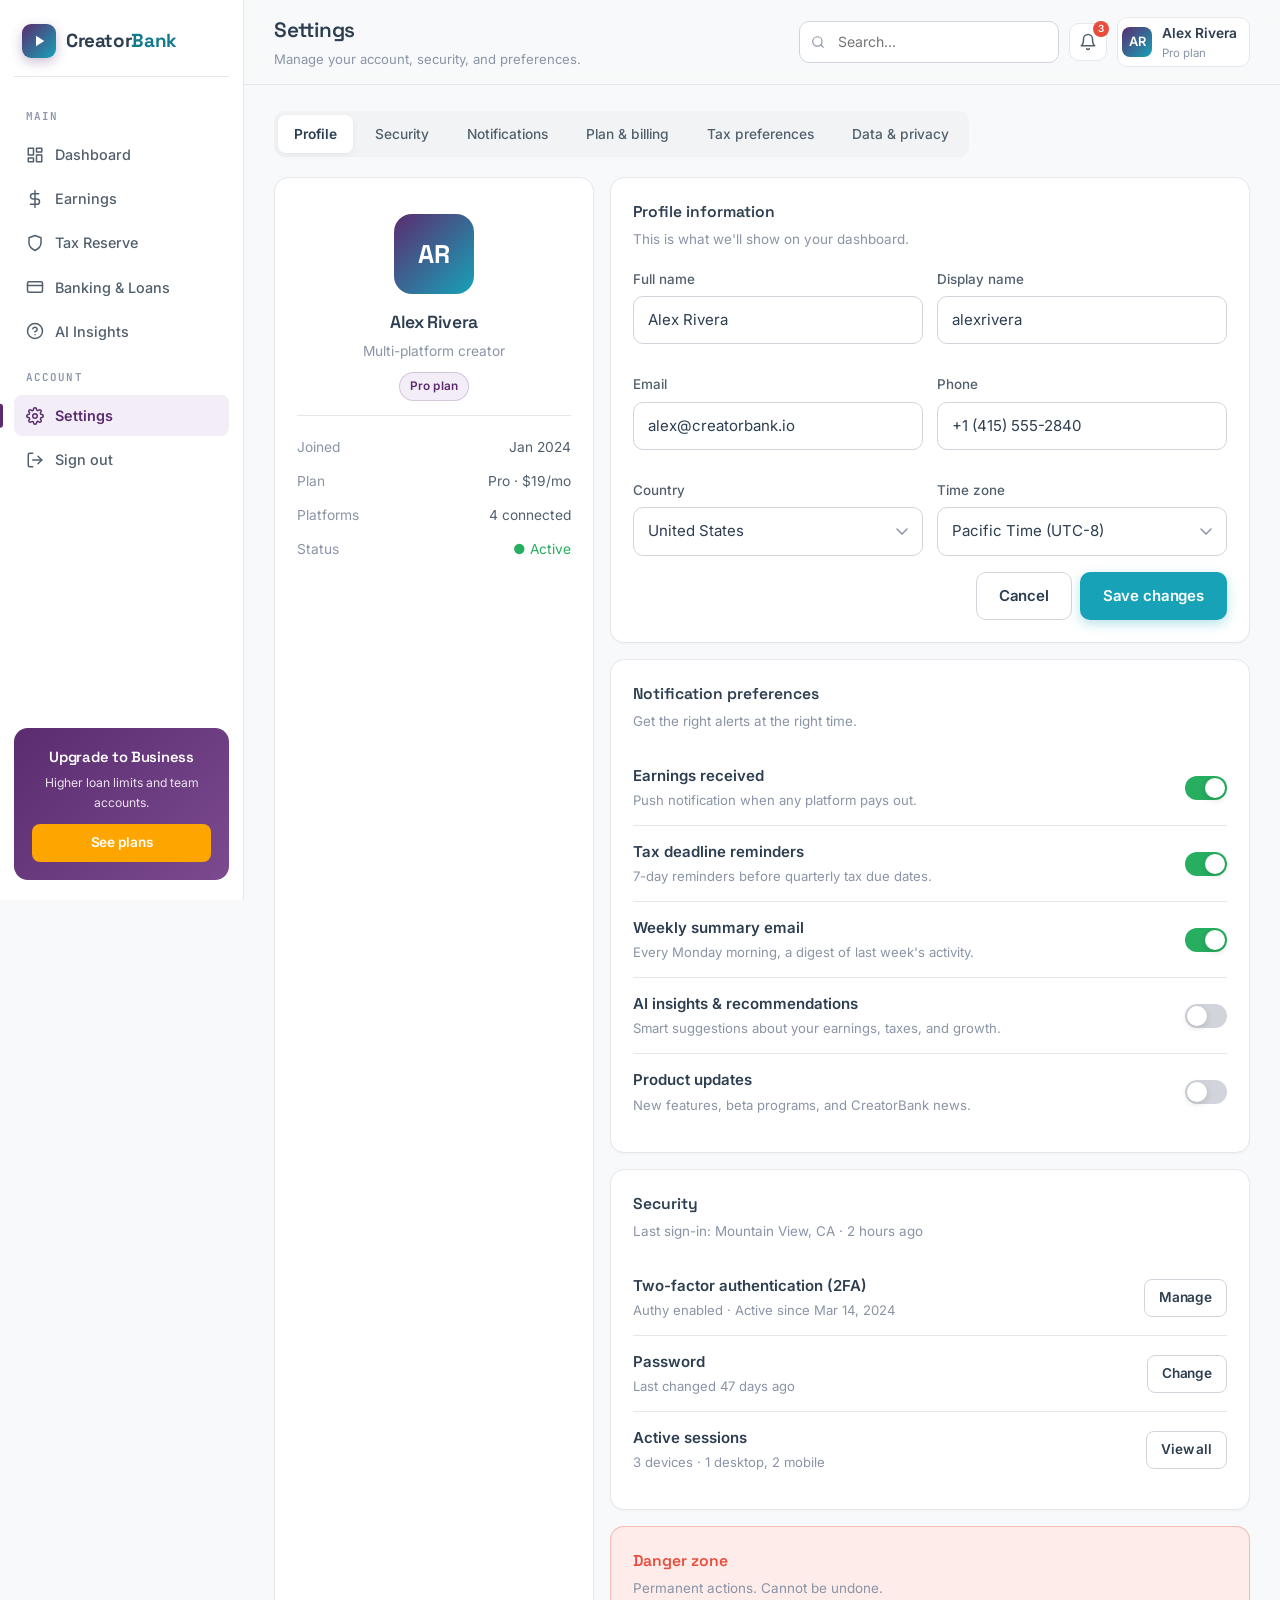
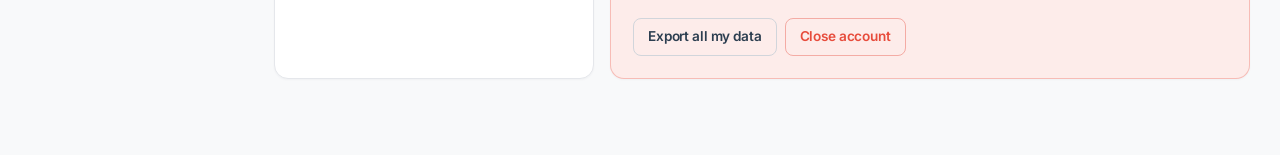
<file: pages/settings.html>
<!DOCTYPE html>
<html lang="en">
<head>
  <meta charset="UTF-8" />
  <meta name="viewport" content="width=device-width, initial-scale=1.0" />
  <title>Settings · CreatorBank</title>
  <link rel="preconnect" href="https://fonts.googleapis.com">
  <link rel="preconnect" href="https://fonts.gstatic.com" crossorigin>
  <link href="https://fonts.googleapis.com/css2?family=Inter:wght@400;500;600;700&family=Space+Grotesk:wght@400;500;600;700&family=JetBrains+Mono:wght@400;500&display=swap" rel="stylesheet">
  <link rel="stylesheet" href="../css/main.css" />
  <link rel="stylesheet" href="../css/app.css" />
  <style>
    .settings-nav { display: flex; gap: 6px; padding: 4px; background: var(--surface-3); border-radius: 11px; margin-bottom: 20px; width: fit-content; flex-wrap: wrap; }
    .settings-nav-item { padding: 8px 16px; border-radius: 8px; font-size: 0.86rem; color: var(--text-soft); cursor: pointer; font-weight: 500; }
    .settings-nav-item--active { background: var(--surface); color: var(--text); box-shadow: var(--shadow-sm); font-weight: 600; }
    .toggle {
      position: relative;
      width: 42px; height: 24px;
      background: var(--border-strong);
      border-radius: 999px;
      cursor: pointer;
      transition: background 0.2s;
    }
    .toggle::after {
      content: '';
      position: absolute;
      top: 2px; left: 2px;
      width: 20px; height: 20px;
      background: white;
      border-radius: 50%;
      transition: transform 0.2s;
      box-shadow: 0 2px 6px rgba(0,0,0,0.15);
    }
    .toggle--on { background: var(--success); }
    .toggle--on::after { transform: translateX(18px); }
    .settings-row {
      display: flex; align-items: center; justify-content: space-between;
      padding: 14px 0;
      border-bottom: 1px solid var(--border);
    }
    .settings-row:last-child { border-bottom: none; }
    .settings-row__title { font-weight: 600; font-size: 0.94rem; margin-bottom: 2px; }
    .settings-row__desc { font-size: 0.82rem; color: var(--text-mute); }
  </style>
</head>
<body>
  <div class="bg-soft-pattern"></div>

  <div class="app">
    <aside class="sidebar" id="sidebar"></aside>

    <main>
      <header class="topbar" id="topbar" data-title="Settings" data-subtitle="Manage your account, security, and preferences."></header>

      <div class="content">
        <div class="settings-nav">
          <div class="settings-nav-item settings-nav-item--active">Profile</div>
          <div class="settings-nav-item">Security</div>
          <div class="settings-nav-item">Notifications</div>
          <div class="settings-nav-item">Plan &amp; billing</div>
          <div class="settings-nav-item">Tax preferences</div>
          <div class="settings-nav-item">Data &amp; privacy</div>
        </div>

        <div class="content__row content__row--1-2">
          <!-- Profile sidebar -->
          <div class="card">
            <div style="text-align:center; padding: 14px 0">
              <div style="width:80px;height:80px;border-radius:18px;background:var(--grad-primary);margin:0 auto 14px;display:flex;align-items:center;justify-content:center;color:white;font-family:var(--font-display);font-size:1.6rem;font-weight:700">AR</div>
              <h3 style="margin-bottom:4px">Alex Rivera</h3>
              <div class="text-mute" style="font-size:0.86rem">Multi-platform creator</div>
              <span class="badge badge--purple" style="margin-top:10px">Pro plan</span>
            </div>
            <div style="border-top:1px solid var(--border);padding-top:14px;font-size:0.86rem;color:var(--text-soft)">
              <div class="flex-between" style="padding:6px 0"><span class="text-mute">Joined</span><span>Jan 2024</span></div>
              <div class="flex-between" style="padding:6px 0"><span class="text-mute">Plan</span><span>Pro · $19/mo</span></div>
              <div class="flex-between" style="padding:6px 0"><span class="text-mute">Platforms</span><span>4 connected</span></div>
              <div class="flex-between" style="padding:6px 0"><span class="text-mute">Status</span><span class="text-success">● Active</span></div>
            </div>
          </div>

          <!-- Settings -->
          <div style="display:flex; flex-direction: column; gap: 16px">
            <div class="card">
              <div class="card__title">Profile information</div>
              <div class="card__subtitle">This is what we'll show on your dashboard.</div>

              <div style="display:grid;grid-template-columns:1fr 1fr;gap:14px;margin-top:14px">
                <div class="field">
                  <label class="field__label">Full name</label>
                  <input type="text" value="Alex Rivera" />
                </div>
                <div class="field">
                  <label class="field__label">Display name</label>
                  <input type="text" value="alexrivera" />
                </div>
                <div class="field">
                  <label class="field__label">Email</label>
                  <input type="email" value="alex@creatorbank.io" />
                </div>
                <div class="field">
                  <label class="field__label">Phone</label>
                  <input type="tel" value="+1 (415) 555-2840" />
                </div>
                <div class="field">
                  <label class="field__label">Country</label>
                  <select>
                    <option>United States</option>
                    <option>Canada</option>
                    <option>United Kingdom</option>
                  </select>
                </div>
                <div class="field">
                  <label class="field__label">Time zone</label>
                  <select>
                    <option>Pacific Time (UTC-8)</option>
                    <option>Eastern Time (UTC-5)</option>
                    <option>UTC</option>
                  </select>
                </div>
              </div>

              <div style="display:flex;gap:8px;justify-content:flex-end">
                <button class="btn btn--ghost">Cancel</button>
                <button class="btn btn--primary" onclick="showToast('Profile saved!')">Save changes</button>
              </div>
            </div>

            <div class="card">
              <div class="card__title">Notification preferences</div>
              <div class="card__subtitle">Get the right alerts at the right time.</div>

              <div style="margin-top:10px">
                <div class="settings-row">
                  <div>
                    <div class="settings-row__title">Earnings received</div>
                    <div class="settings-row__desc">Push notification when any platform pays out.</div>
                  </div>
                  <div class="toggle toggle--on" onclick="this.classList.toggle('toggle--on')"></div>
                </div>
                <div class="settings-row">
                  <div>
                    <div class="settings-row__title">Tax deadline reminders</div>
                    <div class="settings-row__desc">7-day reminders before quarterly tax due dates.</div>
                  </div>
                  <div class="toggle toggle--on" onclick="this.classList.toggle('toggle--on')"></div>
                </div>
                <div class="settings-row">
                  <div>
                    <div class="settings-row__title">Weekly summary email</div>
                    <div class="settings-row__desc">Every Monday morning, a digest of last week's activity.</div>
                  </div>
                  <div class="toggle toggle--on" onclick="this.classList.toggle('toggle--on')"></div>
                </div>
                <div class="settings-row">
                  <div>
                    <div class="settings-row__title">AI insights &amp; recommendations</div>
                    <div class="settings-row__desc">Smart suggestions about your earnings, taxes, and growth.</div>
                  </div>
                  <div class="toggle" onclick="this.classList.toggle('toggle--on')"></div>
                </div>
                <div class="settings-row">
                  <div>
                    <div class="settings-row__title">Product updates</div>
                    <div class="settings-row__desc">New features, beta programs, and CreatorBank news.</div>
                  </div>
                  <div class="toggle" onclick="this.classList.toggle('toggle--on')"></div>
                </div>
              </div>
            </div>

            <div class="card">
              <div class="card__title">Security</div>
              <div class="card__subtitle">Last sign-in: Mountain View, CA · 2 hours ago</div>

              <div style="margin-top:10px">
                <div class="settings-row">
                  <div>
                    <div class="settings-row__title">Two-factor authentication (2FA)</div>
                    <div class="settings-row__desc">Authy enabled · Active since Mar 14, 2024</div>
                  </div>
                  <button class="btn btn--ghost btn--sm">Manage</button>
                </div>
                <div class="settings-row">
                  <div>
                    <div class="settings-row__title">Password</div>
                    <div class="settings-row__desc">Last changed 47 days ago</div>
                  </div>
                  <button class="btn btn--ghost btn--sm">Change</button>
                </div>
                <div class="settings-row">
                  <div>
                    <div class="settings-row__title">Active sessions</div>
                    <div class="settings-row__desc">3 devices · 1 desktop, 2 mobile</div>
                  </div>
                  <button class="btn btn--ghost btn--sm">View all</button>
                </div>
              </div>
            </div>

            <div class="card" style="border-color:rgba(231, 76, 60, 0.3); background: var(--danger-50)">
              <div class="card__title" style="color:var(--danger)">Danger zone</div>
              <div class="card__subtitle">Permanent actions. Cannot be undone.</div>

              <div style="display:flex;gap:8px;margin-top:12px;flex-wrap:wrap">
                <button class="btn btn--ghost btn--sm">Export all my data</button>
                <button class="btn btn--ghost btn--sm" style="color:var(--danger);border-color:rgba(231,76,60,0.4)">Close account</button>
              </div>
            </div>
          </div>
        </div>
      </div>
    </main>
  </div>

  <script src="../js/data.js"></script>
  <script src="../js/layout.js"></script>
  <script>
    document.querySelectorAll('.settings-nav-item').forEach(t => t.addEventListener('click', () => {
      document.querySelectorAll('.settings-nav-item').forEach(x => x.classList.remove('settings-nav-item--active'));
      t.classList.add('settings-nav-item--active');
    }));
  </script>
</body>
</html>
</file>
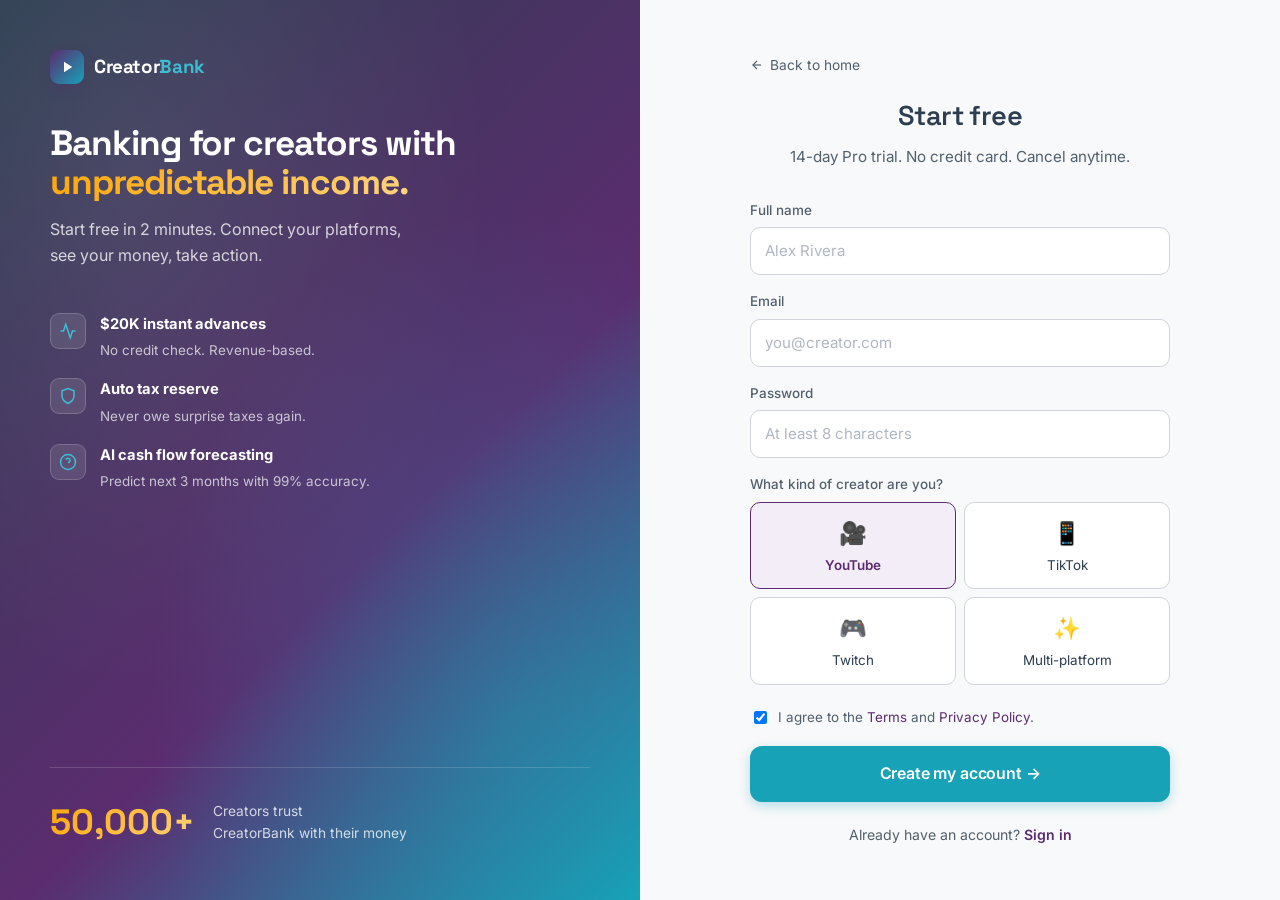
<file: pages/signup.html>
<!DOCTYPE html>
<html lang="en">
<head>
  <meta charset="UTF-8" />
  <meta name="viewport" content="width=device-width, initial-scale=1.0" />
  <title>Sign up · CreatorBank</title>
  <link rel="preconnect" href="https://fonts.googleapis.com">
  <link rel="preconnect" href="https://fonts.gstatic.com" crossorigin>
  <link href="https://fonts.googleapis.com/css2?family=Inter:wght@400;500;600;700&family=Space+Grotesk:wght@400;500;600;700&family=JetBrains+Mono:wght@400;500&display=swap" rel="stylesheet">
  <link rel="stylesheet" href="../css/main.css" />
  <link rel="stylesheet" href="../css/auth.css" />
</head>
<body>
  <div class="auth">
    <aside class="auth__brand">
      <div class="auth__brand-content">
        <a href="../index.html" class="logo">
          <span class="logo__mark"><svg width="18" height="18" viewBox="0 0 24 24" fill="none"><path d="M8 5v14l11-7L8 5z" fill="currentColor"/></svg></span>
          <span>Creator<span class="logo__text-accent">Bank</span></span>
        </a>

        <h1 class="auth__hero">Banking for creators with <span class="auth__hero-grad">unpredictable income.</span></h1>
        <p class="auth__hero-lede">Start free in 2 minutes. Connect your platforms, see your money, take action.</p>

        <div class="auth__features">
          <div class="auth__feature">
            <div class="auth__feature-icon">
              <svg width="18" height="18" viewBox="0 0 24 24" fill="none" stroke="currentColor" stroke-width="2"><path d="M22 12h-4l-3 9L9 3l-3 9H2"/></svg>
            </div>
            <div class="auth__feature-text">
              <strong>$20K instant advances</strong>
              <span>No credit check. Revenue-based.</span>
            </div>
          </div>
          <div class="auth__feature">
            <div class="auth__feature-icon">
              <svg width="18" height="18" viewBox="0 0 24 24" fill="none" stroke="currentColor" stroke-width="2"><path d="M12 22s8-4 8-10V5l-8-3-8 3v7c0 6 8 10 8 10z"/></svg>
            </div>
            <div class="auth__feature-text">
              <strong>Auto tax reserve</strong>
              <span>Never owe surprise taxes again.</span>
            </div>
          </div>
          <div class="auth__feature">
            <div class="auth__feature-icon">
              <svg width="18" height="18" viewBox="0 0 24 24" fill="none" stroke="currentColor" stroke-width="2"><circle cx="12" cy="12" r="10"/><path d="M9.09 9a3 3 0 0 1 5.83 1c0 2-3 3-3 3"/><line x1="12" y1="17" x2="12.01" y2="17"/></svg>
            </div>
            <div class="auth__feature-text">
              <strong>AI cash flow forecasting</strong>
              <span>Predict next 3 months with 99% accuracy.</span>
            </div>
          </div>
        </div>
      </div>

      <div class="auth__stat">
        <div class="auth__stat-num">50,000+</div>
        <div class="auth__stat-label">Creators trust<br/>CreatorBank with their money</div>
      </div>
    </aside>

    <section class="auth__form-wrap">
      <div class="auth__form">
        <a href="../index.html" class="back-link">
          <svg width="14" height="14" viewBox="0 0 24 24" fill="none" stroke="currentColor" stroke-width="2"><line x1="19" y1="12" x2="5" y2="12"/><polyline points="12 19 5 12 12 5"/></svg>
          Back to home
        </a>

        <div class="auth__form-head">
          <h1>Start free</h1>
          <p>14-day Pro trial. No credit card. Cancel anytime.</p>
        </div>

        <form onsubmit="event.preventDefault(); window.location.href='dashboard.html';">
          <div class="field">
            <label class="field__label">Full name</label>
            <input type="text" placeholder="Alex Rivera" required />
          </div>
          <div class="field">
            <label class="field__label">Email</label>
            <input type="email" placeholder="you@creator.com" required />
          </div>
          <div class="field">
            <label class="field__label">Password</label>
            <input type="password" placeholder="At least 8 characters" required />
          </div>

          <div class="field">
            <label class="field__label">What kind of creator are you?</label>
            <div class="creator-types">
              <div class="creator-type creator-type--selected" onclick="this.parentElement.querySelectorAll('.creator-type').forEach(x => x.classList.remove('creator-type--selected')); this.classList.add('creator-type--selected');">
                <span class="creator-type__emoji">🎥</span>YouTube
              </div>
              <div class="creator-type" onclick="this.parentElement.querySelectorAll('.creator-type').forEach(x => x.classList.remove('creator-type--selected')); this.classList.add('creator-type--selected');">
                <span class="creator-type__emoji">📱</span>TikTok
              </div>
              <div class="creator-type" onclick="this.parentElement.querySelectorAll('.creator-type').forEach(x => x.classList.remove('creator-type--selected')); this.classList.add('creator-type--selected');">
                <span class="creator-type__emoji">🎮</span>Twitch
              </div>
              <div class="creator-type" onclick="this.parentElement.querySelectorAll('.creator-type').forEach(x => x.classList.remove('creator-type--selected')); this.classList.add('creator-type--selected');">
                <span class="creator-type__emoji">✨</span>Multi-platform
              </div>
            </div>
          </div>

          <div style="display:flex;gap:8px;font-size:0.84rem;color:var(--text-soft);margin:8px 0 18px">
            <input type="checkbox" required checked style="margin-top:3px" />
            <span>I agree to the <a href="#" style="color:var(--primary)">Terms</a> and <a href="#" style="color:var(--primary)">Privacy Policy</a>.</span>
          </div>

          <button type="submit" class="btn btn--primary btn--full btn--lg">Create my account →</button>
        </form>

        <div class="auth__foot">
          Already have an account? <a href="login.html">Sign in</a>
        </div>
      </div>
    </section>
  </div>
</body>
</html>
</file>
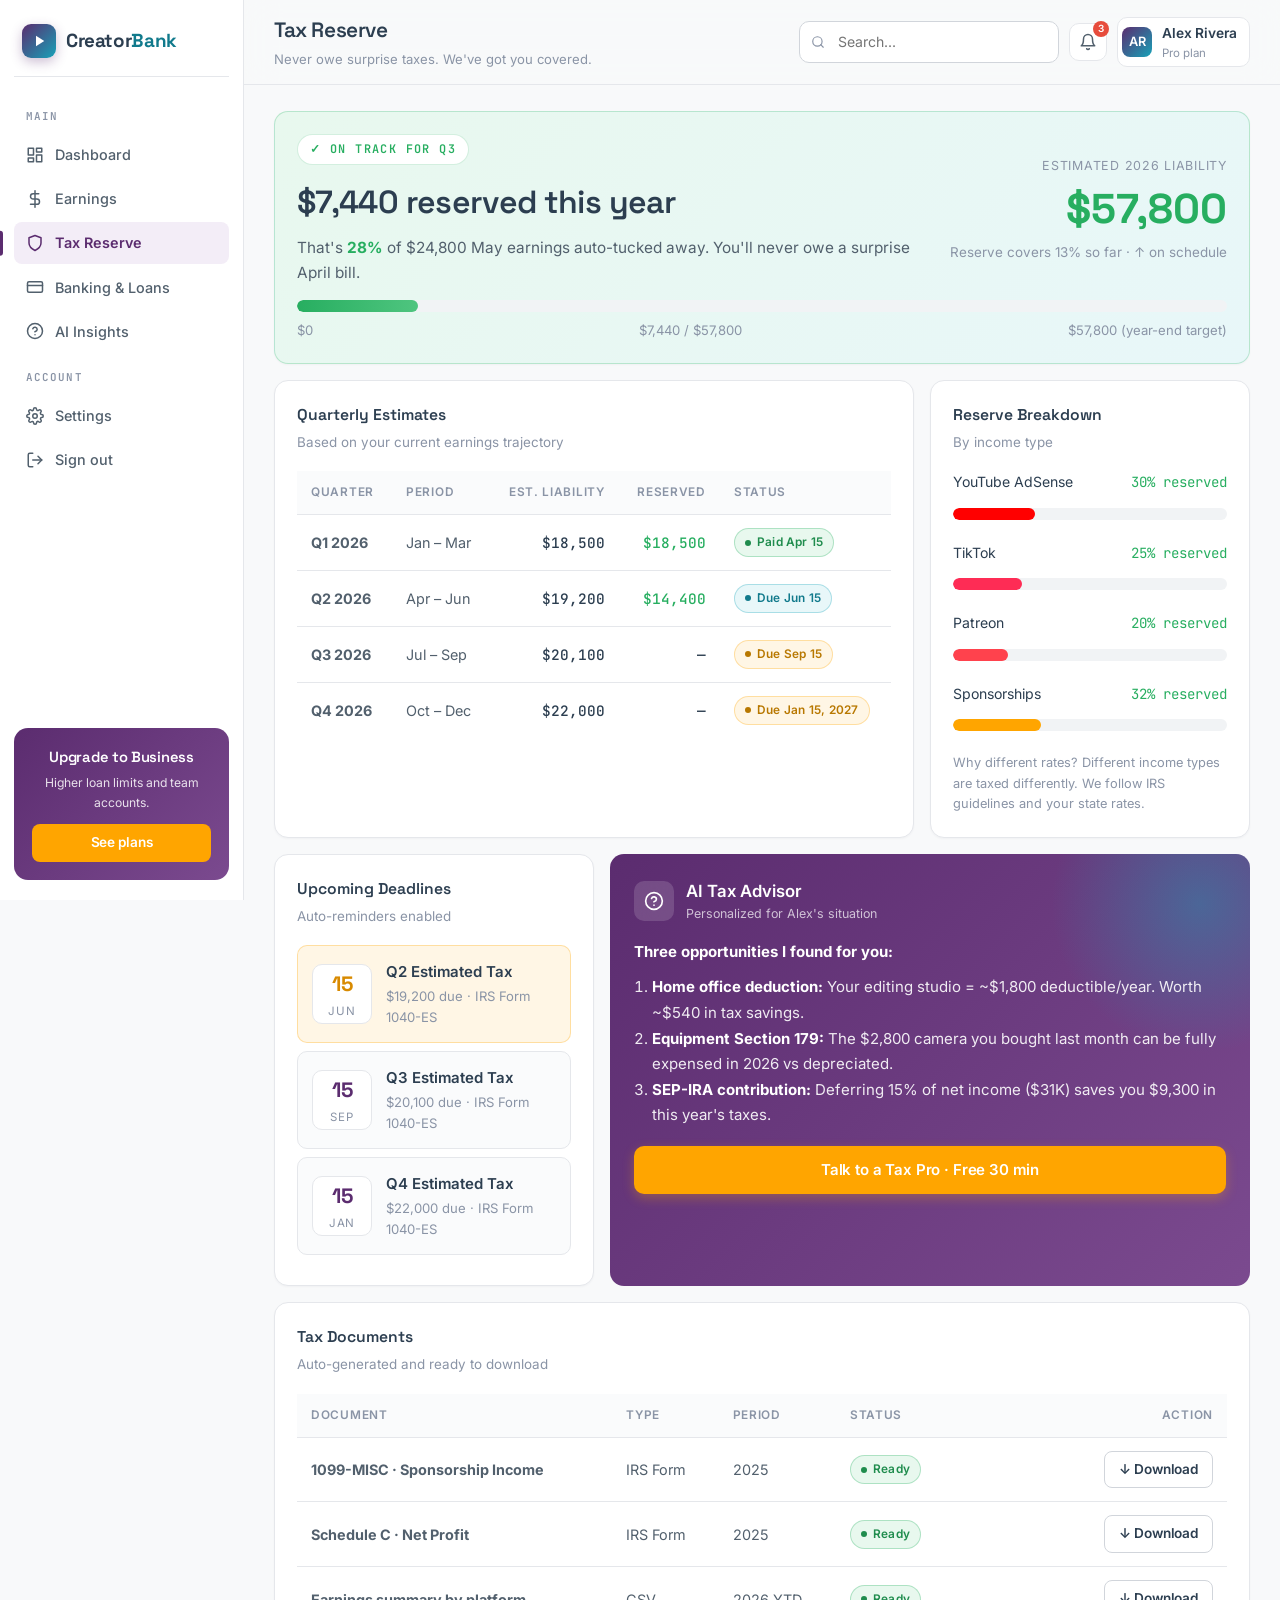
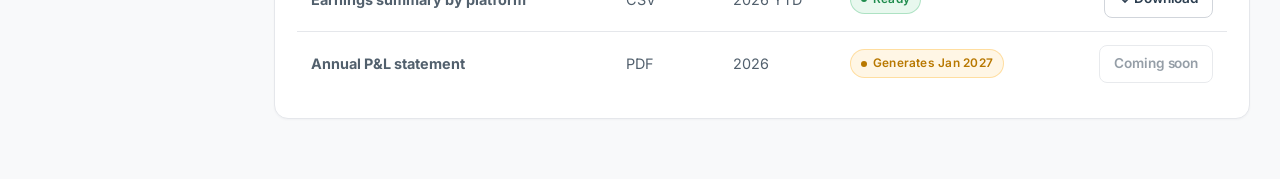
<file: pages/taxes.html>
<!DOCTYPE html>
<html lang="en">
<head>
  <meta charset="UTF-8" />
  <meta name="viewport" content="width=device-width, initial-scale=1.0" />
  <title>Tax Reserve · CreatorBank</title>
  <link rel="preconnect" href="https://fonts.googleapis.com">
  <link rel="preconnect" href="https://fonts.gstatic.com" crossorigin>
  <link href="https://fonts.googleapis.com/css2?family=Inter:wght@400;500;600;700&family=Space+Grotesk:wght@400;500;600;700&family=JetBrains+Mono:wght@400;500&display=swap" rel="stylesheet">
  <link rel="stylesheet" href="../css/main.css" />
  <link rel="stylesheet" href="../css/app.css" />
  <style>
    .tax-bar {
      height: 12px;
      background: var(--surface-3);
      border-radius: 999px;
      overflow: hidden;
      margin: 14px 0 8px;
    }
    .tax-bar__fill {
      height: 100%;
      background: linear-gradient(90deg, var(--success), var(--success-light));
      border-radius: 999px;
      transition: width 1.5s cubic-bezier(0.2, 0.9, 0.3, 1);
    }
    .deadline-card {
      display: flex; align-items: center; gap: 14px;
      padding: 14px;
      border-radius: 10px;
      background: var(--surface-2);
      border: 1px solid var(--border);
      margin-bottom: 8px;
    }
    .deadline-card__date {
      width: 60px; height: 60px;
      border-radius: 10px;
      background: var(--surface);
      border: 1px solid var(--border);
      display: flex; flex-direction: column; align-items: center; justify-content: center;
      flex-shrink: 0;
    }
    .deadline-card__date-day { font-family: var(--font-display); font-weight: 700; font-size: 1.3rem; color: var(--primary); }
    .deadline-card__date-mon { font-size: 0.72rem; color: var(--text-mute); text-transform: uppercase; letter-spacing: 0.06em; }
    .deadline-card--urgent { background: var(--accent-50); border-color: rgba(255, 165, 0, 0.3); }
    .deadline-card--urgent .deadline-card__date-day { color: var(--accent-dark); }
  </style>
</head>
<body>
  <div class="bg-soft-pattern"></div>

  <div class="app">
    <aside class="sidebar" id="sidebar"></aside>

    <main>
      <header class="topbar" id="topbar" data-title="Tax Reserve" data-subtitle="Never owe surprise taxes. We've got you covered."></header>

      <div class="content">

        <!-- Tax Hero -->
        <div class="card" style="background:linear-gradient(135deg, var(--success-50), var(--secondary-50));border-color:rgba(39,174,96,0.25)">
          <div style="display:grid;grid-template-columns:1fr auto;gap:24px;align-items:center">
            <div>
              <div class="eyebrow" style="margin-bottom:12px;background:white;border-color:rgba(39,174,96,0.2);color:var(--success)">✓ On track for Q3</div>
              <h2 style="font-size:2rem;margin-bottom:8px;letter-spacing:-0.02em">$7,440 reserved this year</h2>
              <p class="text-soft" style="margin:0;font-size:0.96rem">That's <strong style="color:var(--success)">28%</strong> of $24,800 May earnings auto-tucked away. You'll never owe a surprise April bill.</p>
            </div>
            <div style="text-align:right">
              <div class="text-mute" style="font-size:0.78rem;text-transform:uppercase;letter-spacing:0.06em">Estimated 2026 liability</div>
              <div style="font-family:var(--font-display);font-size:2.6rem;font-weight:700;color:var(--success)">$57,800</div>
              <div class="text-mute" style="font-size:0.84rem">Reserve covers 13% so far · ↑ on schedule</div>
            </div>
          </div>

          <div class="tax-bar"><div class="tax-bar__fill" style="width:13%"></div></div>
          <div class="flex-between" style="font-size:0.82rem">
            <span class="text-mute">$0</span>
            <span class="text-mute">$7,440 / $57,800</span>
            <span class="text-mute">$57,800 (year-end target)</span>
          </div>
        </div>

        <!-- Quarterly estimates + Tax breakdown -->
        <div class="content__row content__row--2-1" style="margin-top:16px">
          <div class="card">
            <div class="card__title">Quarterly Estimates</div>
            <div class="card__subtitle">Based on your current earnings trajectory</div>

            <div class="table-wrap" style="margin-top:14px">
              <table class="table">
                <thead>
                  <tr><th>Quarter</th><th>Period</th><th style="text-align:right">Est. Liability</th><th style="text-align:right">Reserved</th><th>Status</th></tr>
                </thead>
                <tbody>
                  <tr>
                    <td><strong>Q1 2026</strong></td>
                    <td>Jan – Mar</td>
                    <td style="text-align:right" class="mono">$18,500</td>
                    <td style="text-align:right;color:var(--success)" class="mono">$18,500</td>
                    <td><span class="badge badge--success"><span class="badge__dot"></span>Paid Apr 15</span></td>
                  </tr>
                  <tr>
                    <td><strong>Q2 2026</strong></td>
                    <td>Apr – Jun</td>
                    <td style="text-align:right" class="mono">$19,200</td>
                    <td style="text-align:right;color:var(--success)" class="mono">$14,400</td>
                    <td><span class="badge badge--info"><span class="badge__dot"></span>Due Jun 15</span></td>
                  </tr>
                  <tr>
                    <td><strong>Q3 2026</strong></td>
                    <td>Jul – Sep</td>
                    <td style="text-align:right" class="mono">$20,100</td>
                    <td style="text-align:right" class="mono">—</td>
                    <td><span class="badge badge--warning"><span class="badge__dot"></span>Due Sep 15</span></td>
                  </tr>
                  <tr>
                    <td><strong>Q4 2026</strong></td>
                    <td>Oct – Dec</td>
                    <td style="text-align:right" class="mono">$22,000</td>
                    <td style="text-align:right" class="mono">—</td>
                    <td><span class="badge badge--warning"><span class="badge__dot"></span>Due Jan 15, 2027</span></td>
                  </tr>
                </tbody>
              </table>
            </div>
          </div>

          <div class="card">
            <div class="card__title">Reserve Breakdown</div>
            <div class="card__subtitle">By income type</div>

            <div style="display:flex;flex-direction:column;gap:14px;margin-top:14px">
              <div>
                <div class="flex-between" style="margin-bottom:4px;font-size:0.88rem"><span>YouTube AdSense</span><span class="mono text-success">30% reserved</span></div>
                <div class="tax-bar"><div class="tax-bar__fill" style="width:30%;background:#FF0000"></div></div>
              </div>
              <div>
                <div class="flex-between" style="margin-bottom:4px;font-size:0.88rem"><span>TikTok</span><span class="mono text-success">25% reserved</span></div>
                <div class="tax-bar"><div class="tax-bar__fill" style="width:25%;background:#FE2C55"></div></div>
              </div>
              <div>
                <div class="flex-between" style="margin-bottom:4px;font-size:0.88rem"><span>Patreon</span><span class="mono text-success">20% reserved</span></div>
                <div class="tax-bar"><div class="tax-bar__fill" style="width:20%;background:#FF424D"></div></div>
              </div>
              <div>
                <div class="flex-between" style="margin-bottom:4px;font-size:0.88rem"><span>Sponsorships</span><span class="mono text-success">32% reserved</span></div>
                <div class="tax-bar"><div class="tax-bar__fill" style="width:32%;background:#FFA500"></div></div>
              </div>
            </div>

            <p class="text-mute" style="font-size:0.8rem;margin:14px 0 0">Why different rates? Different income types are taxed differently. We follow IRS guidelines and your state rates.</p>
          </div>
        </div>

        <!-- Upcoming deadlines + AI Advisor -->
        <div class="content__row content__row--1-2" style="margin-top:16px">
          <div class="card">
            <div class="card__title">Upcoming Deadlines</div>
            <div class="card__subtitle">Auto-reminders enabled</div>

            <div style="margin-top:14px">
              <div class="deadline-card deadline-card--urgent">
                <div class="deadline-card__date">
                  <div class="deadline-card__date-day">15</div>
                  <div class="deadline-card__date-mon">Jun</div>
                </div>
                <div>
                  <div style="font-weight:600;margin-bottom:2px">Q2 Estimated Tax</div>
                  <div class="text-mute" style="font-size:0.82rem">$19,200 due · IRS Form 1040-ES</div>
                </div>
              </div>
              <div class="deadline-card">
                <div class="deadline-card__date">
                  <div class="deadline-card__date-day">15</div>
                  <div class="deadline-card__date-mon">Sep</div>
                </div>
                <div>
                  <div style="font-weight:600;margin-bottom:2px">Q3 Estimated Tax</div>
                  <div class="text-mute" style="font-size:0.82rem">$20,100 due · IRS Form 1040-ES</div>
                </div>
              </div>
              <div class="deadline-card">
                <div class="deadline-card__date">
                  <div class="deadline-card__date-day">15</div>
                  <div class="deadline-card__date-mon">Jan</div>
                </div>
                <div>
                  <div style="font-weight:600;margin-bottom:2px">Q4 Estimated Tax</div>
                  <div class="text-mute" style="font-size:0.82rem">$22,000 due · IRS Form 1040-ES</div>
                </div>
              </div>
            </div>
          </div>

          <div class="ai-card">
            <div class="ai-card__head">
              <div class="ai-card__icon">
                <svg width="20" height="20" viewBox="0 0 24 24" fill="none" stroke="currentColor" stroke-width="2" stroke-linecap="round" stroke-linejoin="round"><circle cx="12" cy="12" r="10"/><path d="M9.09 9a3 3 0 0 1 5.83 1c0 2-3 3-3 3"/><line x1="12" y1="17" x2="12.01" y2="17"/></svg>
              </div>
              <div>
                <div class="ai-card__title">AI Tax Advisor</div>
                <div class="ai-card__subtitle">Personalized for Alex's situation</div>
              </div>
            </div>
            <div class="ai-card__body">
              <p style="margin: 0 0 10px"><strong>Three opportunities I found for you:</strong></p>
              <ol style="margin: 0; padding-left: 18px; line-height: 1.7">
                <li><strong>Home office deduction:</strong> Your editing studio = ~$1,800 deductible/year. Worth ~$540 in tax savings.</li>
                <li><strong>Equipment Section 179:</strong> The $2,800 camera you bought last month can be fully expensed in 2026 vs depreciated.</li>
                <li><strong>SEP-IRA contribution:</strong> Deferring 15% of net income ($31K) saves you $9,300 in this year's taxes.</li>
              </ol>
            </div>
            <button class="btn btn--gold btn--full">Talk to a Tax Pro · Free 30 min</button>
          </div>
        </div>

        <!-- Documents -->
        <div class="card" style="margin-top:16px">
          <div class="card__title">Tax Documents</div>
          <div class="card__subtitle">Auto-generated and ready to download</div>

          <div class="table-wrap" style="margin-top:14px">
            <table class="table">
              <thead><tr><th>Document</th><th>Type</th><th>Period</th><th>Status</th><th style="text-align:right">Action</th></tr></thead>
              <tbody>
                <tr>
                  <td><strong>1099-MISC · Sponsorship Income</strong></td>
                  <td>IRS Form</td>
                  <td>2025</td>
                  <td><span class="badge badge--success"><span class="badge__dot"></span>Ready</span></td>
                  <td style="text-align:right"><button class="btn btn--ghost btn--sm">↓ Download</button></td>
                </tr>
                <tr>
                  <td><strong>Schedule C · Net Profit</strong></td>
                  <td>IRS Form</td>
                  <td>2025</td>
                  <td><span class="badge badge--success"><span class="badge__dot"></span>Ready</span></td>
                  <td style="text-align:right"><button class="btn btn--ghost btn--sm">↓ Download</button></td>
                </tr>
                <tr>
                  <td><strong>Earnings summary by platform</strong></td>
                  <td>CSV</td>
                  <td>2026 YTD</td>
                  <td><span class="badge badge--success"><span class="badge__dot"></span>Ready</span></td>
                  <td style="text-align:right"><button class="btn btn--ghost btn--sm">↓ Download</button></td>
                </tr>
                <tr>
                  <td><strong>Annual P&amp;L statement</strong></td>
                  <td>PDF</td>
                  <td>2026</td>
                  <td><span class="badge badge--warning"><span class="badge__dot"></span>Generates Jan 2027</span></td>
                  <td style="text-align:right"><button class="btn btn--ghost btn--sm" disabled>Coming soon</button></td>
                </tr>
              </tbody>
            </table>
          </div>
        </div>

      </div>
    </main>
  </div>

  <script src="../js/data.js"></script>
  <script src="../js/layout.js"></script>
</body>
</html>
</file>
<file: css/main.css>
/* =========================================================
   CreatorBank — Light Theme Design System
   Stripe-inspired, premium fintech aesthetic
   ========================================================= */

:root {
  /* Brand colors — per new spec */
  --primary: #5B2C6F;
  --primary-light: #7B4A8F;
  --primary-dark: #421B52;
  --primary-50:  #F3EDF7;
  --primary-100: #E0D0EA;
  --primary-200: #B89AC9;

  --secondary: #17A2B8;
  --secondary-light: #3DBDD1;
  --secondary-dark: #117A8C;
  --secondary-50: #E8F7F9;
  --secondary-100: #BFE7EE;

  --accent: #FFA500;
  --accent-light: #FFB733;
  --accent-dark: #D88A00;
  --accent-50: #FFF6E5;

  /* Semantic */
  --success: #27AE60;
  --success-light: #4FC57F;
  --success-50:  #E8F8EE;
  --warning: #FFA500;
  --danger: #E74C3C;
  --danger-50:  #FDECEA;
  --info: #17A2B8;

  /* Surface — LIGHT theme */
  --bg:         #F8F9FA;
  --bg-soft:    #F1F3F5;
  --surface:    #FFFFFF;
  --surface-2:  #FAFBFC;
  --surface-3:  #F1F3F5;
  --surface-hover: #F8F9FB;

  --border:        #E5E7EB;
  --border-strong: #D1D5DB;
  --border-focus:  #5B2C6F;

  /* Text */
  --text:      #2C3E50;
  --text-soft: #52606D;
  --text-mute: #8A94A6;
  --text-dim:  #B0B7C3;
  --text-on-dark: #F8F9FA;

  /* Gradients */
  --grad-primary: linear-gradient(135deg, #5B2C6F 0%, #17A2B8 100%);
  --grad-warm:    linear-gradient(135deg, #FFA500 0%, #5B2C6F 100%);
  --grad-hero:    linear-gradient(135deg, #2C3E50 0%, #5B2C6F 60%, #17A2B8 100%);
  --grad-card:    linear-gradient(135deg, #5B2C6F 0%, #7B4A8F 100%);

  /* Typography */
  --font-display: 'Space Grotesk', system-ui, sans-serif;
  --font-body:    'Inter', system-ui, sans-serif;
  --font-mono:    'JetBrains Mono', ui-monospace, monospace;

  /* Sizing */
  --radius-sm: 6px;
  --radius-md: 10px;
  --radius-lg: 14px;
  --radius-xl: 22px;

  /* Shadows */
  --shadow-xs: 0 1px 2px rgba(44, 62, 80, 0.04);
  --shadow-sm: 0 2px 6px rgba(44, 62, 80, 0.06);
  --shadow-md: 0 6px 18px rgba(44, 62, 80, 0.08);
  --shadow-lg: 0 20px 40px rgba(44, 62, 80, 0.12);
  --shadow-xl: 0 30px 80px rgba(44, 62, 80, 0.18);
  --shadow-glow: 0 0 60px rgba(91, 44, 111, 0.15);

  /* Layout */
  --sidebar-w: 244px;
  --header-h:  64px;
  --container: 1200px;
}

/* Reset */
*, *::before, *::after { box-sizing: border-box; }
html { scroll-behavior: smooth; }
body {
  margin: 0;
  font-family: var(--font-body);
  font-size: 15px;
  line-height: 1.6;
  color: var(--text);
  background: var(--bg);
  min-height: 100vh;
  -webkit-font-smoothing: antialiased;
  -moz-osx-font-smoothing: grayscale;
  overflow-x: hidden;
}
img, svg { display: block; max-width: 100%; }
a { color: inherit; text-decoration: none; }
button { font: inherit; cursor: pointer; border: none; background: none; color: inherit; padding: 0; }
input, select, textarea { font: inherit; color: inherit; }
h1, h2, h3, h4, h5 {
  font-family: var(--font-display);
  font-weight: 600;
  letter-spacing: -0.02em;
  color: var(--text);
  margin: 0;
}
::selection { background: rgba(91, 44, 111, 0.2); color: var(--primary-dark); }

/* Buttons */
.btn {
  display: inline-flex; align-items: center; justify-content: center; gap: 8px;
  padding: 11px 22px;
  border-radius: 10px;
  font-size: 0.94rem;
  font-weight: 600;
  letter-spacing: -0.01em;
  transition: all 0.22s ease;
  cursor: pointer;
  white-space: nowrap;
  border: 1px solid transparent;
  text-align: center;
}
.btn--primary {
  background: var(--secondary);
  color: white;
  box-shadow: 0 4px 12px rgba(23, 162, 184, 0.3);
}
.btn--primary:hover { background: var(--secondary-dark); transform: translateY(-1px); box-shadow: 0 8px 18px rgba(23, 162, 184, 0.4); }
.btn--purple { background: var(--primary); color: white; box-shadow: 0 4px 12px rgba(91, 44, 111, 0.3); }
.btn--purple:hover { background: var(--primary-dark); transform: translateY(-1px); }
.btn--gold { background: var(--accent); color: white; box-shadow: 0 4px 12px rgba(255, 165, 0, 0.3); }
.btn--gold:hover { background: var(--accent-dark); transform: translateY(-1px); }
.btn--secondary { background: var(--surface); color: var(--text); border-color: var(--border-strong); }
.btn--secondary:hover { background: var(--surface-3); border-color: var(--primary); color: var(--primary); }
.btn--ghost { background: transparent; color: var(--text); border-color: var(--border-strong); }
.btn--ghost:hover { border-color: var(--primary); color: var(--primary); background: var(--primary-50); }
.btn--danger { background: var(--danger-50); color: var(--danger); border-color: rgba(231, 76, 60, 0.3); }
.btn--sm { padding: 7px 14px; font-size: 0.85rem; border-radius: 8px; }
.btn--lg { padding: 14px 28px; font-size: 1rem; border-radius: 12px; }
.btn--full { width: 100%; }
.btn--icon { padding: 9px; }
.btn[disabled] { opacity: 0.5; cursor: not-allowed; }

/* Cards */
.card {
  background: var(--surface);
  border: 1px solid var(--border);
  border-radius: var(--radius-lg);
  padding: 22px;
  transition: all 0.25s;
  box-shadow: var(--shadow-xs);
}
.card--hoverable:hover {
  border-color: var(--border-strong);
  box-shadow: var(--shadow-md);
  transform: translateY(-2px);
}
.card__title {
  font-family: var(--font-display);
  font-size: 0.98rem;
  font-weight: 600;
  margin-bottom: 4px;
  display: flex;
  align-items: center;
  justify-content: space-between;
  color: var(--text);
}
.card__subtitle { font-size: 0.84rem; color: var(--text-mute); margin-bottom: 18px; }

/* Badges */
.badge {
  display: inline-flex; align-items: center; gap: 6px;
  padding: 4px 10px;
  border-radius: 999px;
  font-size: 0.74rem;
  font-weight: 600;
  letter-spacing: 0.02em;
}
.badge--success { background: var(--success-50); color: #1F8C4D; border: 1px solid rgba(39, 174, 96, 0.3); }
.badge--warning { background: var(--accent-50); color: #B87800; border: 1px solid rgba(255, 165, 0, 0.3); }
.badge--info    { background: var(--secondary-50); color: #117A8C; border: 1px solid rgba(23, 162, 184, 0.3); }
.badge--purple  { background: var(--primary-50); color: var(--primary); border: 1px solid rgba(91, 44, 111, 0.2); }
.badge--danger  { background: var(--danger-50); color: #B33A2C; border: 1px solid rgba(231, 76, 60, 0.3); }
.badge__dot { width: 6px; height: 6px; border-radius: 50%; background: currentColor; }

/* Form fields */
.field { display: flex; flex-direction: column; gap: 6px; margin-bottom: 16px; }
.field__label { font-size: 0.84rem; font-weight: 500; color: var(--text-soft); }
.field input, .field select, .field textarea {
  background: var(--surface);
  border: 1px solid var(--border-strong);
  border-radius: 10px;
  padding: 11px 14px;
  font-size: 0.94rem;
  color: var(--text);
  outline: none;
  transition: all 0.2s;
}
.field input:focus, .field select:focus, .field textarea:focus {
  border-color: var(--primary);
  box-shadow: 0 0 0 3px rgba(91, 44, 111, 0.1);
}
.field input::placeholder, .field textarea::placeholder { color: var(--text-dim); }
.field textarea { resize: vertical; min-height: 80px; }
.field select {
  appearance: none;
  background-image: url("data:image/svg+xml;utf8,<svg xmlns='http://www.w3.org/2000/svg' width='12' height='8' viewBox='0 0 12 8' fill='none'><path d='M1 1l5 5 5-5' stroke='%238A94A6' stroke-width='1.5' stroke-linecap='round' stroke-linejoin='round'/></svg>");
  background-repeat: no-repeat;
  background-position: right 14px center;
  padding-right: 36px;
}

/* Utilities */
.grad-text {
  background: var(--grad-primary);
  -webkit-background-clip: text;
  background-clip: text;
  color: transparent;
}
.eyebrow {
  display: inline-flex; align-items: center; gap: 6px;
  font-family: var(--font-mono);
  font-size: 0.74rem;
  text-transform: uppercase;
  letter-spacing: 0.12em;
  color: var(--secondary-dark);
  padding: 5px 12px;
  border-radius: 999px;
  background: var(--secondary-50);
  border: 1px solid rgba(23, 162, 184, 0.2);
  font-weight: 600;
}
.text-mute { color: var(--text-mute); }
.text-soft { color: var(--text-soft); }
.text-success { color: var(--success); }
.text-up   { color: var(--success); }
.text-down { color: var(--danger); }
.text-gold { color: var(--accent-dark); }
.text-primary { color: var(--primary); }
.flex { display: flex; gap: 12px; }
.flex-between { display: flex; align-items: center; justify-content: space-between; gap: 12px; }
.mono { font-family: var(--font-mono); }

/* Logo */
.logo {
  display: inline-flex; align-items: center; gap: 10px;
  font-family: var(--font-display);
  font-weight: 700;
  font-size: 1.18rem;
  letter-spacing: -0.02em;
  color: var(--text);
}
.logo__mark {
  width: 34px; height: 34px;
  border-radius: 9px;
  background: var(--grad-primary);
  display: flex; align-items: center; justify-content: center;
  box-shadow: 0 4px 12px rgba(91, 44, 111, 0.3);
}
.logo__mark svg { color: white; }
.logo__text-accent { color: var(--secondary-dark); }

/* Toast */
.toast {
  position: fixed;
  bottom: 24px; right: 24px;
  background: var(--text);
  color: white;
  border-radius: 12px;
  padding: 14px 20px;
  display: flex; align-items: center; gap: 10px;
  font-size: 0.92rem;
  box-shadow: var(--shadow-lg);
  z-index: 1000;
  transform: translateY(20px);
  opacity: 0;
  transition: all 0.3s ease;
}
.toast.is-visible { transform: translateY(0); opacity: 1; }
.toast--success::before { content: '✓'; color: var(--success-light); font-weight: bold; }

/* Modal */
.modal-backdrop {
  position: fixed; inset: 0;
  background: rgba(44, 62, 80, 0.5);
  backdrop-filter: blur(6px);
  -webkit-backdrop-filter: blur(6px);
  display: none;
  align-items: center;
  justify-content: center;
  z-index: 999;
  padding: 20px;
}
.modal-backdrop.is-open { display: flex; }
.modal {
  background: var(--surface);
  border: 1px solid var(--border);
  border-radius: var(--radius-xl);
  padding: 32px;
  max-width: 540px;
  width: 100%;
  max-height: 85vh;
  overflow-y: auto;
  box-shadow: var(--shadow-xl);
  animation: modalIn 0.3s cubic-bezier(0.2, 0.9, 0.3, 1);
  position: relative;
}
.modal__close {
  position: absolute;
  top: 16px; right: 16px;
  width: 32px; height: 32px;
  border-radius: 8px;
  display: flex; align-items: center; justify-content: center;
  color: var(--text-mute);
  transition: all 0.2s;
}
.modal__close:hover { background: var(--surface-3); color: var(--text); }
@keyframes modalIn {
  from { opacity: 0; transform: translateY(20px) scale(0.96); }
  to   { opacity: 1; transform: translateY(0) scale(1); }
}

/* Reveal */
.reveal { opacity: 0; transform: translateY(28px); transition: opacity 0.7s ease, transform 0.7s ease; }
.reveal.is-visible { opacity: 1; transform: translateY(0); }
@keyframes fadeUp { from { opacity: 0; transform: translateY(20px); } to { opacity: 1; transform: translateY(0); } }
@keyframes pulse { 0%, 100% { opacity: 1; } 50% { opacity: 0.6; } }
</file>
<file: css/landing.css>
/* =========================================================
   Landing Page — Light Theme (Stripe-inspired)
   ========================================================= */

/* Top navigation */
.nav {
  position: sticky; top: 0;
  z-index: 100;
  backdrop-filter: blur(20px) saturate(160%);
  -webkit-backdrop-filter: blur(20px) saturate(160%);
  background: rgba(248, 249, 250, 0.85);
  border-bottom: 1px solid var(--border);
}
.nav__inner {
  max-width: var(--container);
  margin: 0 auto;
  display: flex; align-items: center; justify-content: space-between;
  padding: 14px 32px;
}
.nav__links {
  display: flex; gap: 28px;
  list-style: none; margin: 0; padding: 0;
  font-size: 0.92rem;
}
.nav__links a {
  color: var(--text-soft);
  transition: color 0.2s;
  font-weight: 500;
}
.nav__links a:hover { color: var(--primary); }
.nav__actions { display: flex; align-items: center; gap: 10px; }
@media (max-width: 820px) {
  .nav__links { display: none; }
  .nav__actions .btn--ghost { display: none; }
}

/* HERO — dark gradient over light page */
.hero {
  background: var(--grad-hero);
  color: white;
  padding: 80px 32px 70px;
  position: relative;
  overflow: hidden;
}
.hero::before {
  content: '';
  position: absolute;
  inset: 0;
  background-image:
    radial-gradient(circle at 15% 30%, rgba(255, 255, 255, 0.08), transparent 50%),
    radial-gradient(circle at 85% 70%, rgba(23, 162, 184, 0.18), transparent 50%);
  pointer-events: none;
}
.hero__inner {
  max-width: var(--container);
  margin: 0 auto;
  display: grid;
  grid-template-columns: 1.05fr 1fr;
  gap: 60px;
  align-items: center;
  position: relative;
}
.hero__badge {
  display: inline-flex; align-items: center; gap: 8px;
  padding: 7px 14px;
  border-radius: 999px;
  border: 1px solid rgba(255, 255, 255, 0.2);
  background: rgba(255, 255, 255, 0.08);
  font-size: 0.82rem;
  color: rgba(255, 255, 255, 0.85);
  margin-bottom: 22px;
  animation: fadeUp 0.8s ease both;
  backdrop-filter: blur(8px);
}
.hero__badge-dot {
  width: 6px; height: 6px; border-radius: 50%;
  background: var(--accent);
  box-shadow: 0 0 10px var(--accent);
  animation: pulse 2s infinite;
}
.hero__title {
  font-size: clamp(2.4rem, 5vw, 3.8rem);
  line-height: 1.05;
  letter-spacing: -0.035em;
  font-weight: 700;
  color: white;
  margin-bottom: 18px;
  animation: fadeUp 0.9s 0.1s ease both;
}
.hero__title-accent {
  background: linear-gradient(135deg, #FFA500 0%, #FFD580 100%);
  -webkit-background-clip: text;
  background-clip: text;
  color: transparent;
}
.hero__lede {
  font-size: 1.08rem;
  color: rgba(255, 255, 255, 0.78);
  margin: 0 0 30px;
  max-width: 540px;
  animation: fadeUp 0.9s 0.2s ease both;
}
.hero__actions {
  display: flex; gap: 12px; flex-wrap: wrap;
  margin-bottom: 32px;
  animation: fadeUp 0.9s 0.3s ease both;
}
.hero__trust {
  display: flex; gap: 22px; flex-wrap: wrap;
  font-size: 0.85rem;
  color: rgba(255, 255, 255, 0.7);
  animation: fadeUp 0.9s 0.4s ease both;
}
.hero__trust span { display: inline-flex; align-items: center; gap: 6px; }

/* Hero dashboard preview */
.hero__preview {
  animation: fadeUp 1s 0.5s ease both;
  perspective: 1400px;
}
.preview-shell {
  background: white;
  border-radius: 14px;
  box-shadow: 0 40px 80px rgba(0, 0, 0, 0.4), 0 0 0 1px rgba(255, 255, 255, 0.1);
  overflow: hidden;
  transform: rotateX(2deg) rotateY(-3deg);
  transform-origin: 50% 50%;
}
.preview-shell__topbar {
  display: flex; align-items: center; gap: 6px;
  padding: 12px 16px;
  border-bottom: 1px solid var(--border);
  background: var(--surface-2);
}
.preview-shell__dot { width: 10px; height: 10px; border-radius: 50%; background: var(--border-strong); }
.preview-shell__dot--red { background: #FF5F57; }
.preview-shell__dot--yellow { background: #FEBC2E; }
.preview-shell__dot--green { background: #28C840; }
.preview-shell__body { padding: 20px; }

.preview-stats {
  display: grid;
  grid-template-columns: repeat(3, 1fr);
  gap: 10px;
  margin-bottom: 14px;
}
.preview-stat {
  background: var(--surface-2);
  border: 1px solid var(--border);
  border-radius: 10px;
  padding: 12px;
}
.preview-stat__label { font-size: 0.7rem; color: var(--text-mute); text-transform: uppercase; letter-spacing: 0.06em; margin-bottom: 4px; }
.preview-stat__value { font-family: var(--font-display); font-size: 1.2rem; font-weight: 700; color: var(--text); }
.preview-stat__delta { font-size: 0.72rem; color: var(--success); margin-top: 2px; }
.preview-stat__delta--gold { color: var(--accent-dark); }

.preview-chart-wrap {
  background: var(--surface-2);
  border: 1px solid var(--border);
  border-radius: 10px;
  padding: 14px;
  height: 180px;
  position: relative;
}
.preview-chart-title { font-size: 0.78rem; color: var(--text-mute); margin-bottom: 6px; }

@media (max-width: 880px) {
  .hero__inner { grid-template-columns: 1fr; gap: 40px; }
  .preview-shell { transform: none; }
}

/* Marquee */
.marquee {
  overflow: hidden;
  background: var(--surface);
  border-top: 1px solid var(--border);
  border-bottom: 1px solid var(--border);
  padding: 18px 0;
  -webkit-mask-image: linear-gradient(90deg, transparent, black 10%, black 90%, transparent);
  mask-image: linear-gradient(90deg, transparent, black 10%, black 90%, transparent);
}
.marquee__track {
  display: inline-flex; white-space: nowrap; gap: 36px;
  font-family: var(--font-mono);
  font-size: 0.8rem;
  color: var(--text-mute);
  letter-spacing: 0.04em;
  animation: scroll 38s linear infinite;
}
.marquee__track em { font-style: normal; color: var(--text); font-weight: 600; }
@keyframes scroll {
  from { transform: translateX(0); }
  to   { transform: translateX(-50%); }
}

/* Sections */
.section {
  max-width: var(--container);
  margin: 0 auto;
  padding: 90px 32px;
}
.section--alt { background: var(--surface); }
.section--alt-wrap {
  background: var(--surface);
  border-top: 1px solid var(--border);
  border-bottom: 1px solid var(--border);
}
.section__head {
  max-width: 720px;
  margin: 0 auto 50px;
  text-align: center;
}
.section__head .eyebrow { margin-bottom: 16px; }
.section__title {
  font-size: clamp(1.9rem, 4vw, 2.8rem);
  line-height: 1.12;
  letter-spacing: -0.03em;
  font-weight: 700;
  margin-bottom: 14px;
}
.section__lede {
  font-size: 1.05rem;
  color: var(--text-soft);
  max-width: 600px;
  margin: 0 auto;
}

/* Problem cards — 5 pain points */
.problem-stat {
  text-align: center;
  background: var(--accent-50);
  border: 1px solid rgba(255, 165, 0, 0.25);
  border-radius: 999px;
  padding: 12px 24px;
  font-size: 0.95rem;
  color: var(--text);
  display: inline-flex;
  align-items: center;
  gap: 10px;
  margin-bottom: 8px;
  font-weight: 500;
}
.problem-stat strong { color: var(--accent-dark); font-family: var(--font-display); font-size: 1.1rem; }

.problem-grid {
  display: grid;
  grid-template-columns: repeat(5, 1fr);
  gap: 16px;
}
.problem-card {
  padding: 24px;
  border-radius: var(--radius-lg);
  background: var(--surface);
  border: 1px solid var(--border);
  transition: all 0.3s;
  box-shadow: var(--shadow-xs);
}
.problem-card:hover {
  border-color: var(--primary-200);
  transform: translateY(-3px);
  box-shadow: var(--shadow-md);
}
.problem-card__emoji { font-size: 1.8rem; margin-bottom: 12px; }
.problem-card h3 {
  font-size: 1rem;
  margin-bottom: 6px;
  font-family: var(--font-display);
  font-weight: 600;
}
.problem-card p { font-size: 0.86rem; color: var(--text-soft); margin: 0; line-height: 1.5; }

@media (max-width: 1100px) { .problem-grid { grid-template-columns: repeat(3, 1fr); } }
@media (max-width: 700px) { .problem-grid { grid-template-columns: 1fr; } }

/* Features */
.features {
  display: grid;
  grid-template-columns: repeat(3, 1fr);
  gap: 18px;
}
.feature-card {
  padding: 28px;
  border-radius: var(--radius-lg);
  background: var(--surface);
  border: 1px solid var(--border);
  transition: all 0.3s;
  box-shadow: var(--shadow-xs);
}
.feature-card:hover {
  border-color: var(--primary-200);
  box-shadow: var(--shadow-md);
  transform: translateY(-2px);
}
.feature-card__icon {
  width: 50px; height: 50px;
  border-radius: 12px;
  display: flex; align-items: center; justify-content: center;
  margin-bottom: 16px;
  background: var(--primary-50);
  color: var(--primary);
}
.feature-card--teal .feature-card__icon { background: var(--secondary-50); color: var(--secondary-dark); }
.feature-card--gold .feature-card__icon { background: var(--accent-50); color: var(--accent-dark); }
.feature-card--green .feature-card__icon { background: var(--success-50); color: var(--success); }
.feature-card h3 { font-size: 1.1rem; margin-bottom: 8px; }
.feature-card p { font-size: 0.9rem; color: var(--text-soft); margin: 0; line-height: 1.5; }
@media (max-width: 980px) { .features { grid-template-columns: repeat(2, 1fr); } }
@media (max-width: 600px) { .features { grid-template-columns: 1fr; } }

/* Steps (How it works) */
.steps {
  display: grid;
  grid-template-columns: repeat(3, 1fr);
  gap: 24px;
  position: relative;
}
.steps::before {
  content: '';
  position: absolute;
  top: 30px;
  left: 18%;
  right: 18%;
  height: 2px;
  background: linear-gradient(90deg, transparent, var(--secondary), var(--primary), transparent);
  opacity: 0.3;
  z-index: 0;
}
.step {
  text-align: center;
  padding: 0 18px;
  position: relative;
  z-index: 1;
}
.step__num {
  width: 60px; height: 60px;
  border-radius: 50%;
  display: flex; align-items: center; justify-content: center;
  font-family: var(--font-display);
  font-weight: 700;
  font-size: 1.4rem;
  color: white;
  background: var(--grad-primary);
  margin: 0 auto 20px;
  box-shadow: 0 8px 20px rgba(91, 44, 111, 0.25);
}
.step h3 { font-size: 1.18rem; margin-bottom: 8px; }
.step p { font-size: 0.92rem; color: var(--text-soft); margin: 0; }
@media (max-width: 720px) {
  .steps { grid-template-columns: 1fr; gap: 28px; }
  .steps::before { display: none; }
}

/* Differentiator section */
.diff-grid {
  display: grid;
  grid-template-columns: repeat(2, 1fr);
  gap: 18px;
}
.diff-card {
  padding: 28px;
  border-radius: var(--radius-lg);
  background: var(--surface);
  border: 1px solid var(--border);
  position: relative;
  overflow: hidden;
}
.diff-card--featured {
  background: var(--grad-card);
  color: white;
  border-color: transparent;
  box-shadow: var(--shadow-lg);
}
.diff-card--featured h3, .diff-card--featured .diff-card__big { color: white; }
.diff-card--featured p { color: rgba(255, 255, 255, 0.85); }
.diff-card__label {
  display: inline-block;
  font-family: var(--font-mono);
  font-size: 0.72rem;
  text-transform: uppercase;
  letter-spacing: 0.1em;
  padding: 4px 10px;
  border-radius: 999px;
  margin-bottom: 14px;
  background: var(--surface-3);
  color: var(--text-mute);
}
.diff-card--featured .diff-card__label {
  background: rgba(255, 255, 255, 0.12);
  color: rgba(255, 255, 255, 0.8);
}
.diff-card h3 { font-size: 1.3rem; margin-bottom: 10px; }
.diff-card__big {
  font-family: var(--font-display);
  font-size: 2.2rem;
  font-weight: 700;
  margin: 12px 0 6px;
}
.diff-card p { font-size: 0.94rem; line-height: 1.5; margin: 0; }
@media (max-width: 760px) { .diff-grid { grid-template-columns: 1fr; } }

/* Testimonials */
.testimonials {
  display: grid;
  grid-template-columns: repeat(3, 1fr);
  gap: 18px;
}
.testimonial {
  background: var(--surface);
  border: 1px solid var(--border);
  border-radius: var(--radius-lg);
  padding: 26px;
  box-shadow: var(--shadow-xs);
}
.testimonial__stars { color: var(--accent); margin-bottom: 14px; font-size: 0.9rem; letter-spacing: 2px; }
.testimonial__quote {
  font-size: 1rem;
  line-height: 1.55;
  color: var(--text);
  margin-bottom: 20px;
}
.testimonial__author { display: flex; align-items: center; gap: 12px; }
.testimonial__avatar {
  width: 42px; height: 42px;
  border-radius: 50%;
  display: flex; align-items: center; justify-content: center;
  font-family: var(--font-display);
  font-weight: 600;
  color: white;
  font-size: 0.9rem;
}
.testimonial__name { font-weight: 600; font-size: 0.9rem; }
.testimonial__role { font-size: 0.8rem; color: var(--text-mute); }
@media (max-width: 880px) { .testimonials { grid-template-columns: 1fr; } }

/* Pricing */
.pricing {
  display: grid;
  grid-template-columns: repeat(3, 1fr);
  gap: 18px;
  max-width: 1100px;
  margin: 0 auto;
}
.price-card {
  background: var(--surface);
  border: 1px solid var(--border);
  border-radius: var(--radius-lg);
  padding: 30px;
  display: flex;
  flex-direction: column;
  transition: all 0.3s;
  position: relative;
  box-shadow: var(--shadow-xs);
}
.price-card:hover { border-color: var(--border-strong); transform: translateY(-3px); box-shadow: var(--shadow-md); }
.price-card--featured {
  border-color: var(--primary);
  box-shadow: 0 0 0 4px rgba(91, 44, 111, 0.06), var(--shadow-md);
}
.price-card__tag {
  position: absolute;
  top: -12px; left: 50%;
  transform: translateX(-50%);
  background: var(--primary);
  color: white;
  font-size: 0.72rem;
  font-weight: 600;
  letter-spacing: 0.05em;
  padding: 5px 14px;
  border-radius: 999px;
  text-transform: uppercase;
}
.price-card__name { font-size: 1.1rem; font-weight: 600; margin-bottom: 6px; }
.price-card__desc { font-size: 0.86rem; color: var(--text-mute); margin-bottom: 22px; }
.price-card__price { display: flex; align-items: baseline; gap: 6px; margin-bottom: 24px; }
.price-card__amount {
  font-family: var(--font-display);
  font-size: 2.6rem;
  font-weight: 700;
  letter-spacing: -0.02em;
  color: var(--primary);
}
.price-card__period { color: var(--text-mute); font-size: 0.9rem; }
.price-card__features { list-style: none; padding: 0; margin: 0 0 24px; }
.price-card__features li {
  font-size: 0.9rem;
  color: var(--text-soft);
  padding: 7px 0;
  display: flex; gap: 10px; align-items: flex-start;
}
.price-card__features li.no { color: var(--text-dim); }
.price-card__features li::before {
  content: '✓';
  color: var(--success);
  font-weight: 700;
  flex-shrink: 0;
}
.price-card__features li.no::before { content: '—'; color: var(--text-dim); }
.price-card .btn { margin-top: auto; }
@media (max-width: 880px) { .pricing { grid-template-columns: 1fr; } }

/* CTA strip */
.cta-strip {
  max-width: 980px;
  margin: 60px auto 0;
  padding: 56px 40px;
  text-align: center;
  background: var(--grad-card);
  color: white;
  border-radius: var(--radius-xl);
  position: relative;
  overflow: hidden;
}
.cta-strip::before {
  content: '';
  position: absolute; inset: 0;
  background: radial-gradient(ellipse at 80% 50%, rgba(23, 162, 184, 0.3), transparent 60%);
  pointer-events: none;
}
.cta-strip h2 {
  font-size: clamp(1.8rem, 3vw, 2.4rem);
  margin-bottom: 12px;
  color: white;
  position: relative;
}
.cta-strip p {
  color: rgba(255, 255, 255, 0.85);
  max-width: 480px;
  margin: 0 auto 22px;
  font-size: 1rem;
  position: relative;
}
.cta-strip .btn { position: relative; }
.cta-strip .btn--primary { background: var(--accent); color: white; }
.cta-strip .btn--primary:hover { background: var(--accent-dark); }
.cta-strip .btn--ghost { color: white; border-color: rgba(255, 255, 255, 0.3); }
.cta-strip .btn--ghost:hover { background: rgba(255, 255, 255, 0.1); border-color: white; color: white; }

/* Footer */
.footer {
  border-top: 1px solid var(--border);
  background: var(--surface);
  margin-top: 80px;
  padding: 50px 32px 28px;
}
.footer__inner { max-width: var(--container); margin: 0 auto; }
.footer__top {
  display: grid;
  grid-template-columns: 1.5fr 2fr;
  gap: 60px;
  padding-bottom: 36px;
  border-bottom: 1px solid var(--border);
}
.footer__brand p { color: var(--text-soft); font-size: 0.9rem; max-width: 320px; margin: 14px 0 22px; }
.newsletter { display: flex; gap: 8px; max-width: 360px; }
.newsletter input {
  flex: 1;
  padding: 10px 14px;
  background: var(--surface-2);
  border: 1px solid var(--border-strong);
  border-radius: 10px;
  color: var(--text);
  font-size: 0.9rem;
  outline: none;
}
.newsletter input:focus { border-color: var(--primary); }
.footer__cols { display: grid; grid-template-columns: repeat(3, 1fr); gap: 28px; }
.footer__cols h4 {
  font-family: var(--font-mono);
  font-size: 0.74rem;
  text-transform: uppercase;
  letter-spacing: 0.1em;
  color: var(--text-mute);
  margin-bottom: 14px;
  font-weight: 600;
}
.footer__cols a {
  display: block;
  font-size: 0.9rem;
  color: var(--text-soft);
  padding: 4px 0;
  transition: color 0.2s;
}
.footer__cols a:hover { color: var(--primary); }
.footer__bottom {
  padding-top: 22px;
  font-size: 0.82rem;
  color: var(--text-mute);
  text-align: center;
}
@media (max-width: 760px) {
  .footer__top { grid-template-columns: 1fr; gap: 36px; }
  .footer__cols { grid-template-columns: repeat(2, 1fr); }
}

/* Page hero (for sub-pages like /pricing, /features, /faq) */
.page-hero {
  text-align: center;
  padding: 70px 32px 36px;
  max-width: 760px;
  margin: 0 auto;
}
.page-hero h1 {
  font-size: clamp(2.2rem, 5vw, 3.4rem);
  letter-spacing: -0.03em;
  line-height: 1.1;
  margin-bottom: 14px;
}
.page-hero p {
  font-size: 1.1rem;
  color: var(--text-soft);
}
</file>
<file: css/app.css>
/* =========================================================
   App Layout — Light Theme
   Sidebar, Topbar, Shared Dashboard Components
   ========================================================= */

.app {
  display: grid;
  grid-template-columns: var(--sidebar-w) 1fr;
  min-height: 100vh;
  background: var(--bg);
}

/* Sidebar */
.sidebar {
  background: var(--surface);
  border-right: 1px solid var(--border);
  padding: 20px 14px;
  position: sticky;
  top: 0;
  height: 100vh;
  overflow-y: auto;
  display: flex;
  flex-direction: column;
  gap: 3px;
}
.sidebar__logo {
  padding: 4px 8px 18px;
  border-bottom: 1px solid var(--border);
  margin-bottom: 14px;
}
.sidebar__section {
  font-family: var(--font-mono);
  font-size: 0.68rem;
  text-transform: uppercase;
  letter-spacing: 0.1em;
  color: var(--text-mute);
  padding: 14px 12px 6px;
  font-weight: 600;
}
.sidebar__item {
  display: flex; align-items: center; gap: 11px;
  padding: 9px 12px;
  border-radius: 8px;
  font-size: 0.9rem;
  color: var(--text-soft);
  cursor: pointer;
  transition: all 0.18s;
  position: relative;
  font-weight: 500;
}
.sidebar__item:hover { background: var(--surface-3); color: var(--text); }
.sidebar__item--active {
  background: var(--primary-50);
  color: var(--primary);
  font-weight: 600;
}
.sidebar__item--active::before {
  content: '';
  position: absolute;
  left: -14px;
  top: 50%;
  transform: translateY(-50%);
  width: 3px;
  height: 60%;
  background: var(--primary);
  border-radius: 0 3px 3px 0;
}
.sidebar__item svg { flex-shrink: 0; }
.sidebar__item-badge {
  margin-left: auto;
  background: var(--accent);
  color: white;
  font-size: 0.66rem;
  font-weight: 700;
  padding: 2px 6px;
  border-radius: 999px;
}
.sidebar__upgrade {
  margin-top: auto;
  padding: 18px;
  border-radius: 14px;
  background: var(--grad-card);
  color: white;
  text-align: center;
}
.sidebar__upgrade h4 {
  font-size: 0.92rem;
  margin-bottom: 4px;
  color: white;
}
.sidebar__upgrade p {
  font-size: 0.76rem;
  color: rgba(255, 255, 255, 0.85);
  margin: 0 0 12px;
}
.sidebar__upgrade .btn {
  background: var(--accent);
  color: white;
}
.sidebar__upgrade .btn:hover { background: var(--accent-dark); }

@media (max-width: 880px) {
  .app { grid-template-columns: 1fr; }
  .sidebar {
    position: fixed;
    left: -100%;
    width: 280px;
    z-index: 200;
    transition: left 0.3s;
  }
  .sidebar.is-open { left: 0; box-shadow: var(--shadow-lg); }
}

/* Topbar */
.topbar {
  position: sticky;
  top: 0;
  z-index: 50;
  display: flex;
  align-items: center;
  justify-content: space-between;
  padding: 14px 30px;
  background: rgba(248, 249, 250, 0.85);
  backdrop-filter: blur(16px);
  -webkit-backdrop-filter: blur(16px);
  border-bottom: 1px solid var(--border);
  gap: 20px;
}
.topbar__page-title h1 { font-size: 1.3rem; margin-bottom: 2px; }
.topbar__page-title p { font-size: 0.82rem; color: var(--text-mute); margin: 0; }
.topbar__actions { display: flex; align-items: center; gap: 10px; }
.topbar__search { position: relative; width: 260px; }
.topbar__search input {
  width: 100%;
  background: var(--surface);
  border: 1px solid var(--border-strong);
  border-radius: 10px;
  padding: 9px 14px 9px 38px;
  font-size: 0.88rem;
  color: var(--text);
  outline: none;
}
.topbar__search input:focus { border-color: var(--primary); box-shadow: 0 0 0 3px rgba(91, 44, 111, 0.1); }
.topbar__search svg {
  position: absolute;
  left: 12px;
  top: 50%;
  transform: translateY(-50%);
  color: var(--text-mute);
}
.topbar__icon-btn {
  width: 38px; height: 38px;
  border-radius: 10px;
  display: flex; align-items: center; justify-content: center;
  background: var(--surface);
  border: 1px solid var(--border);
  color: var(--text-soft);
  transition: all 0.2s;
  position: relative;
}
.topbar__icon-btn:hover { background: var(--surface-3); color: var(--text); }
.topbar__icon-btn .badge-count {
  position: absolute;
  top: -3px; right: -3px;
  background: var(--danger);
  color: white;
  font-size: 0.62rem;
  font-weight: 600;
  width: 16px; height: 16px;
  border-radius: 50%;
  display: flex; align-items: center; justify-content: center;
}
.topbar__profile {
  display: flex; align-items: center; gap: 10px;
  padding: 4px 12px 4px 4px;
  border-radius: 10px;
  background: var(--surface);
  border: 1px solid var(--border);
  cursor: pointer;
  transition: all 0.2s;
}
.topbar__profile:hover { background: var(--surface-3); }
.topbar__avatar {
  width: 30px; height: 30px;
  border-radius: 8px;
  display: flex; align-items: center; justify-content: center;
  background: var(--grad-primary);
  color: white;
  font-size: 0.8rem;
  font-weight: 600;
}
.topbar__name { font-size: 0.86rem; font-weight: 600; color: var(--text); }
.topbar__role { font-size: 0.72rem; color: var(--text-mute); }
.topbar__menu-btn { display: none; }

@media (max-width: 880px) {
  .topbar { padding: 12px 18px; }
  .topbar__search { display: none; }
  .topbar__profile span { display: none; }
  .topbar__menu-btn { display: flex; }
}

/* Content area */
.content {
  padding: 26px 30px 60px;
  max-width: 1400px;
}
@media (max-width: 880px) { .content { padding: 18px; } }

.content__row {
  display: grid;
  gap: 16px;
  margin-bottom: 16px;
}
.content__row--3 { grid-template-columns: repeat(3, 1fr); }
.content__row--4 { grid-template-columns: repeat(4, 1fr); }
.content__row--2-1 { grid-template-columns: 2fr 1fr; }
.content__row--1-2 { grid-template-columns: 1fr 2fr; }
.content__row--2 { grid-template-columns: repeat(2, 1fr); }

@media (max-width: 1100px) {
  .content__row--4 { grid-template-columns: repeat(2, 1fr); }
  .content__row--2-1, .content__row--1-2 { grid-template-columns: 1fr; }
}
@media (max-width: 700px) {
  .content__row--3, .content__row--4, .content__row--2 { grid-template-columns: 1fr; }
}

/* KPI Cards */
.kpi { position: relative; overflow: hidden; }
.kpi__label {
  font-size: 0.78rem;
  text-transform: uppercase;
  letter-spacing: 0.06em;
  color: var(--text-mute);
  margin-bottom: 12px;
  display: flex; align-items: center; gap: 8px;
  font-weight: 600;
}
.kpi__label-icon {
  width: 28px; height: 28px;
  border-radius: 8px;
  display: flex; align-items: center; justify-content: center;
  background: var(--primary-50);
  color: var(--primary);
}
.kpi__label-icon--teal { background: var(--secondary-50); color: var(--secondary-dark); }
.kpi__label-icon--gold { background: var(--accent-50); color: var(--accent-dark); }
.kpi__label-icon--green { background: var(--success-50); color: var(--success); }
.kpi__value {
  font-family: var(--font-display);
  font-size: 2rem;
  font-weight: 700;
  letter-spacing: -0.02em;
  margin-bottom: 6px;
  color: var(--text);
}
.kpi__value--teal { color: var(--secondary-dark); }
.kpi__value--purple { color: var(--primary); }
.kpi__value--gold { color: var(--accent-dark); }
.kpi__value--green { color: var(--success); }
.kpi__delta { font-size: 0.82rem; display: flex; align-items: center; gap: 4px; }
.kpi__delta--up   { color: var(--success); }
.kpi__delta--down { color: var(--danger); }
.kpi__delta--warn { color: var(--accent-dark); }
.kpi__btn {
  margin-top: 10px;
  font-size: 0.78rem;
  color: var(--secondary-dark);
  font-weight: 600;
  cursor: pointer;
}
.kpi__btn:hover { color: var(--primary); }

/* Charts */
.chart-card { padding: 22px; }
.chart-card__canvas { position: relative; height: 280px; }
.chart-card__canvas--sm { height: 200px; }
.chart-card__legend {
  display: flex; gap: 16px; flex-wrap: wrap;
  margin-top: 14px;
}
.legend-item {
  display: inline-flex; align-items: center; gap: 6px;
  font-size: 0.8rem;
  color: var(--text-soft);
}
.legend-dot { width: 10px; height: 10px; border-radius: 50%; }

/* Platform list */
.platform-list { display: flex; flex-direction: column; gap: 8px; }
.platform-item {
  display: flex; align-items: center; gap: 12px;
  padding: 11px 12px;
  border-radius: 10px;
  background: var(--surface-2);
  border: 1px solid var(--border);
}
.platform-item__logo {
  width: 36px; height: 36px;
  border-radius: 9px;
  display: flex; align-items: center; justify-content: center;
  color: white;
  font-weight: 700;
  font-size: 0.85rem;
  flex-shrink: 0;
}
.platform-item__logo--youtube { background: #FF0000; }
.platform-item__logo--twitch  { background: #9146FF; }
.platform-item__logo--tiktok  { background: linear-gradient(135deg, #25F4EE, #FE2C55); }
.platform-item__logo--patreon { background: #FF424D; }
.platform-item__logo--instagram { background: linear-gradient(135deg, #f09433, #e6683c, #dc2743, #cc2366, #bc1888); }
.platform-item__logo--substack { background: #FF6719; }
.platform-item__name { font-weight: 600; font-size: 0.9rem; color: var(--text); }
.platform-item__sub { font-size: 0.78rem; color: var(--text-mute); }
.platform-item__amount {
  font-family: var(--font-display);
  font-weight: 700;
  margin-left: auto;
  text-align: right;
  color: var(--text);
}
.platform-item__amount-sub { font-size: 0.72rem; color: var(--text-mute); text-align: right; }

/* Tables */
.table-wrap { overflow-x: auto; }
.table {
  width: 100%;
  border-collapse: collapse;
  font-size: 0.9rem;
}
.table th {
  text-align: left;
  font-weight: 600;
  font-size: 0.74rem;
  text-transform: uppercase;
  letter-spacing: 0.06em;
  color: var(--text-mute);
  padding: 12px 14px;
  border-bottom: 1px solid var(--border);
  background: var(--surface-2);
}
.table td {
  padding: 13px 14px;
  border-bottom: 1px solid var(--border);
  color: var(--text-soft);
}
.table tr:last-child td { border-bottom: none; }
.table tr:hover td { background: var(--surface-2); }
.table .mono { color: var(--text); font-weight: 500; }

/* Quick actions */
.quick-actions {
  display: grid;
  grid-template-columns: repeat(2, 1fr);
  gap: 10px;
}
.quick-action {
  padding: 14px;
  border-radius: 11px;
  background: var(--surface-2);
  border: 1px solid var(--border);
  cursor: pointer;
  transition: all 0.2s;
  display: flex; align-items: center; gap: 12px;
  text-align: left;
  width: 100%;
  font-size: 0.88rem;
  color: var(--text);
}
.quick-action:hover {
  border-color: var(--primary-200);
  background: var(--primary-50);
  transform: translateY(-1px);
}
.quick-action__icon {
  width: 36px; height: 36px;
  border-radius: 9px;
  display: flex; align-items: center; justify-content: center;
  background: var(--primary-50);
  color: var(--primary);
  flex-shrink: 0;
}
.quick-action__icon--teal { background: var(--secondary-50); color: var(--secondary-dark); }
.quick-action__icon--gold { background: var(--accent-50); color: var(--accent-dark); }
.quick-action__icon--green { background: var(--success-50); color: var(--success); }

/* AI Card */
.ai-card {
  background: var(--grad-card);
  color: white;
  border-radius: var(--radius-lg);
  padding: 24px;
  position: relative;
  overflow: hidden;
}
.ai-card::before {
  content: '';
  position: absolute;
  top: -100px; right: -100px;
  width: 300px; height: 300px;
  background: radial-gradient(circle, rgba(23, 162, 184, 0.4), transparent 70%);
  pointer-events: none;
}
.ai-card__head {
  display: flex; align-items: center; gap: 12px;
  margin-bottom: 16px;
  position: relative;
}
.ai-card__icon {
  width: 40px; height: 40px;
  border-radius: 10px;
  background: rgba(255, 255, 255, 0.15);
  display: flex; align-items: center; justify-content: center;
  color: white;
  backdrop-filter: blur(8px);
}
.ai-card__title { font-size: 1.05rem; font-weight: 600; color: white; }
.ai-card__subtitle { font-size: 0.78rem; color: rgba(255, 255, 255, 0.7); }
.ai-card__body {
  font-size: 0.94rem;
  color: rgba(255, 255, 255, 0.9);
  position: relative;
  margin-bottom: 18px;
  line-height: 1.6;
}
.ai-card__body strong { color: white; }

/* ===== NEW: Banking module cards (Loans page) ===== */
.banking-grid {
  display: grid;
  grid-template-columns: repeat(2, 1fr);
  gap: 16px;
  margin-bottom: 16px;
}
@media (max-width: 880px) { .banking-grid { grid-template-columns: 1fr; } }

.bank-card {
  padding: 24px;
  border-radius: var(--radius-lg);
  background: var(--surface);
  border: 1px solid var(--border);
  transition: all 0.25s;
  box-shadow: var(--shadow-xs);
}
.bank-card:hover { border-color: var(--primary-200); box-shadow: var(--shadow-md); }
.bank-card__head {
  display: flex; align-items: center; gap: 12px;
  margin-bottom: 14px;
}
.bank-card__icon {
  width: 44px; height: 44px;
  border-radius: 12px;
  display: flex; align-items: center; justify-content: center;
  flex-shrink: 0;
}
.bank-card__icon--teal { background: var(--secondary-50); color: var(--secondary-dark); }
.bank-card__icon--gold { background: var(--accent-50); color: var(--accent-dark); }
.bank-card__icon--purple { background: var(--primary-50); color: var(--primary); }
.bank-card__icon--green { background: var(--success-50); color: var(--success); }
.bank-card__title { font-size: 1.1rem; font-weight: 600; }
.bank-card__sub { font-size: 0.82rem; color: var(--text-mute); }
.bank-card__body { color: var(--text-soft); font-size: 0.92rem; line-height: 1.55; margin: 0 0 16px; }
.bank-card__features {
  list-style: none; padding: 0; margin: 0 0 18px;
}
.bank-card__features li {
  font-size: 0.86rem;
  color: var(--text-soft);
  padding: 4px 0;
  display: flex; gap: 8px;
}
.bank-card__features li::before {
  content: '✓';
  color: var(--success);
  font-weight: 700;
  flex-shrink: 0;
}
.bank-card__highlight {
  background: var(--accent-50);
  border: 1px solid rgba(255, 165, 0, 0.25);
  padding: 14px;
  border-radius: 10px;
  font-size: 0.86rem;
  color: var(--text);
  margin-bottom: 14px;
  line-height: 1.55;
}
.bank-card__highlight strong { color: var(--accent-dark); }

/* Debit card visual */
.debit-card-visual {
  background: var(--grad-card);
  border-radius: 14px;
  padding: 22px;
  color: white;
  box-shadow: 0 12px 28px rgba(91, 44, 111, 0.3);
  position: relative;
  overflow: hidden;
  margin-bottom: 16px;
}
.debit-card-visual::before {
  content: '';
  position: absolute;
  top: 0; right: 0;
  width: 200px; height: 200px;
  background: radial-gradient(circle, rgba(255, 165, 0, 0.4), transparent 60%);
  pointer-events: none;
}
.debit-card-visual__head {
  display: flex; justify-content: space-between; align-items: flex-start;
  margin-bottom: 30px;
  position: relative;
}
.debit-card-visual__brand {
  font-family: var(--font-display);
  font-weight: 700;
  font-size: 0.95rem;
}
.debit-card-visual__chip {
  width: 36px; height: 28px;
  background: linear-gradient(135deg, #FFD580, #FFA500);
  border-radius: 5px;
}
.debit-card-visual__num {
  font-family: var(--font-mono);
  font-size: 1.1rem;
  letter-spacing: 0.1em;
  margin-bottom: 18px;
  position: relative;
}
.debit-card-visual__bottom {
  display: flex; justify-content: space-between; align-items: flex-end;
  position: relative;
}
.debit-card-visual__name {
  font-family: var(--font-display);
  font-size: 0.84rem;
  text-transform: uppercase;
  letter-spacing: 0.05em;
}
.debit-card-visual__type {
  font-family: var(--font-mono);
  font-size: 0.76rem;
  opacity: 0.7;
}
</file>
<file: css/auth.css>
/* =========================================================
   Auth Pages — Light Theme
   ========================================================= */

.auth {
  min-height: 100vh;
  display: grid;
  grid-template-columns: 1fr 1fr;
}

.auth__brand {
  background: var(--grad-hero);
  color: white;
  padding: 50px;
  display: flex;
  flex-direction: column;
  justify-content: space-between;
  position: relative;
  overflow: hidden;
}
.auth__brand::before {
  content: '';
  position: absolute;
  inset: 0;
  background:
    radial-gradient(ellipse at 20% 20%, rgba(255, 255, 255, 0.08), transparent 50%),
    radial-gradient(ellipse at 80% 80%, rgba(23, 162, 184, 0.3), transparent 50%);
  pointer-events: none;
}
.auth__brand-content { position: relative; z-index: 1; }
.auth__brand .logo { color: white; }
.auth__brand .logo__text-accent { color: var(--secondary-light); }
.auth__hero {
  font-family: var(--font-display);
  font-size: 2.2rem;
  font-weight: 700;
  letter-spacing: -0.03em;
  line-height: 1.1;
  margin: 40px 0 16px;
  color: white;
}
.auth__hero-grad {
  background: linear-gradient(135deg, #FFA500 0%, #FFD580 100%);
  -webkit-background-clip: text;
  background-clip: text;
  color: transparent;
}
.auth__hero-lede {
  font-size: 1rem;
  color: rgba(255, 255, 255, 0.78);
  max-width: 380px;
  margin: 0;
}
.auth__features {
  position: relative;
  z-index: 1;
  display: grid;
  gap: 16px;
  margin-top: 44px;
}
.auth__feature { display: flex; gap: 14px; align-items: flex-start; }
.auth__feature-icon {
  width: 36px; height: 36px;
  border-radius: 9px;
  background: rgba(255, 255, 255, 0.1);
  border: 1px solid rgba(255, 255, 255, 0.18);
  display: flex; align-items: center; justify-content: center;
  color: var(--secondary-light);
  flex-shrink: 0;
}
.auth__feature-text strong { display: block; font-size: 0.92rem; margin-bottom: 2px; color: white; }
.auth__feature-text span { font-size: 0.84rem; color: rgba(255, 255, 255, 0.7); }
.auth__stat {
  position: relative;
  z-index: 1;
  display: flex; gap: 18px; align-items: center;
  padding-top: 26px;
  border-top: 1px solid rgba(255, 255, 255, 0.15);
}
.auth__stat-num {
  font-family: var(--font-display);
  font-size: 2.2rem;
  font-weight: 700;
  background: linear-gradient(135deg, #FFA500 0%, #FFD580 100%);
  -webkit-background-clip: text;
  background-clip: text;
  color: transparent;
}
.auth__stat-label { font-size: 0.86rem; color: rgba(255, 255, 255, 0.78); }

.auth__form-wrap {
  display: flex;
  align-items: center;
  justify-content: center;
  padding: 40px;
  background: var(--bg);
}
.auth__form { width: 100%; max-width: 420px; }
.auth__form-head { text-align: center; margin-bottom: 30px; }
.auth__form-head h1 { font-size: 1.7rem; margin-bottom: 8px; }
.auth__form-head p { color: var(--text-soft); font-size: 0.95rem; margin: 0; }
.auth__oauth { display: grid; gap: 10px; margin-bottom: 22px; }
.oauth-btn {
  width: 100%;
  display: flex; align-items: center; justify-content: center; gap: 10px;
  padding: 11px;
  border-radius: 10px;
  background: var(--surface);
  border: 1px solid var(--border-strong);
  color: var(--text);
  font-size: 0.92rem;
  font-weight: 500;
  cursor: pointer;
  transition: all 0.2s;
}
.oauth-btn:hover { background: var(--surface-3); border-color: var(--primary); }

.auth__divider {
  display: flex; align-items: center; gap: 12px;
  margin: 22px 0 18px;
  font-size: 0.82rem;
  color: var(--text-mute);
}
.auth__divider::before, .auth__divider::after {
  content: ''; flex: 1; height: 1px; background: var(--border);
}

.creator-types {
  display: grid;
  grid-template-columns: repeat(2, 1fr);
  gap: 8px;
  margin-bottom: 6px;
}
.creator-type {
  padding: 12px;
  border-radius: 10px;
  background: var(--surface);
  border: 1px solid var(--border-strong);
  text-align: center;
  cursor: pointer;
  transition: all 0.2s;
  font-size: 0.84rem;
}
.creator-type:hover { background: var(--surface-3); }
.creator-type--selected {
  background: var(--primary-50);
  border-color: var(--primary);
  color: var(--primary);
  font-weight: 600;
}
.creator-type__emoji { display: block; font-size: 1.4rem; margin-bottom: 4px; }

.auth__foot {
  text-align: center;
  margin-top: 22px;
  font-size: 0.88rem;
  color: var(--text-soft);
}
.auth__foot a { color: var(--primary); font-weight: 600; }
.auth__foot a:hover { text-decoration: underline; }

.back-link {
  display: inline-flex; align-items: center; gap: 6px;
  font-size: 0.86rem;
  color: var(--text-soft);
  margin-bottom: 18px;
}
.back-link:hover { color: var(--primary); }

@media (max-width: 880px) {
  .auth { grid-template-columns: 1fr; }
  .auth__brand { display: none; }
  .auth__form-wrap { padding: 28px 20px; }
}
</file>
